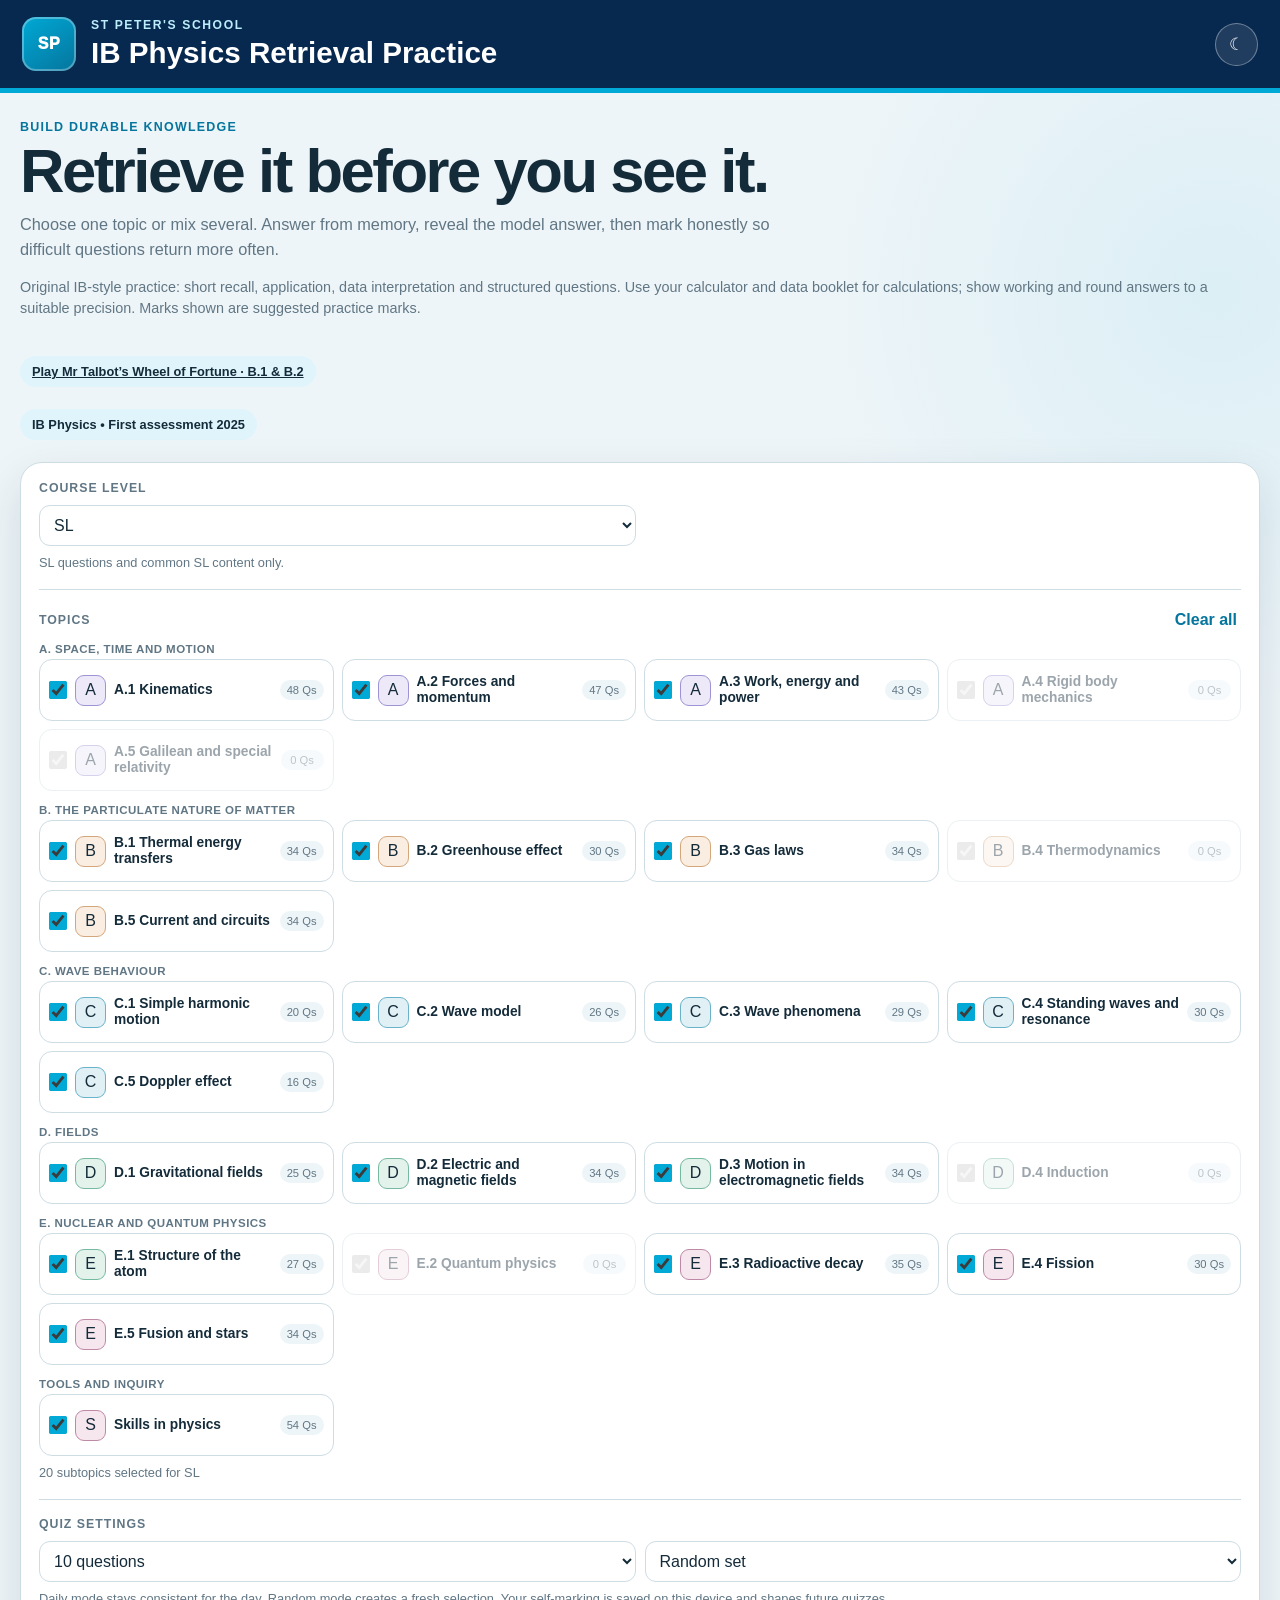
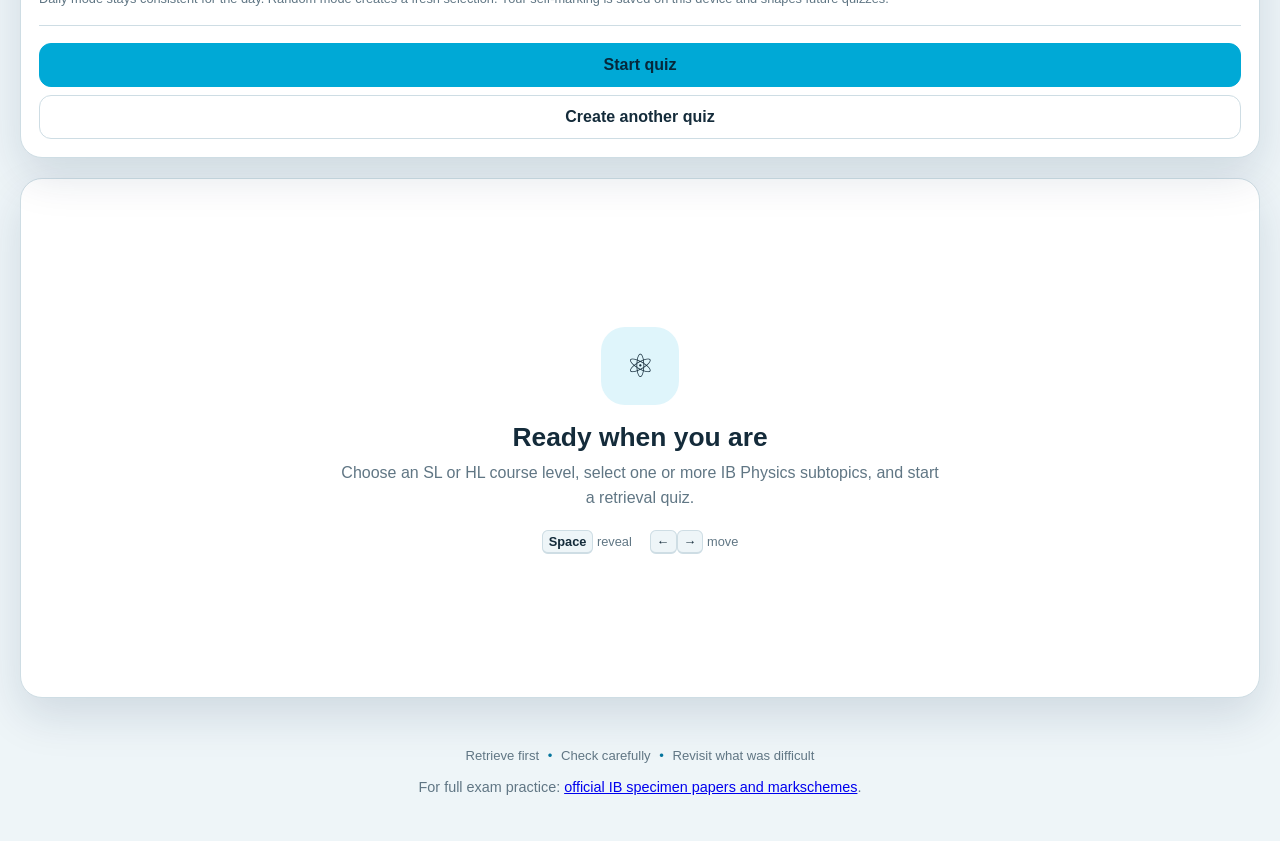
<file: index.html>
<!doctype html>
<html lang="en">
  <head>
    <meta charset="UTF-8" />
    <meta name="viewport" content="width=device-width, initial-scale=1.0" />
    <meta
      name="description"
      content="IB Physics retrieval practice aligned to the course for first assessment 2025."
    />
    <meta name="theme-color" content="#07284f" />
    <title>IB Physics Retrieval Practice</title>
    <link rel="stylesheet" href="./styles.css?v=20261103-ib-review" />
    <script src="./questions.js?v=20261103-ib-review" defer></script>
    <script src="./app.js?v=20261103-ib-review" defer></script>
  </head>
  <body>
    <header class="site-header">
      <div class="header-inner">
        <div class="school-badge" aria-hidden="true">SP</div>
        <div class="brand">
          <p class="school-name">St Peter's School</p>
          <h1>IB Physics Retrieval Practice</h1>
        </div>
        <button class="theme-toggle" id="theme-toggle" type="button" aria-label="Use dark theme">
          <span aria-hidden="true">☾</span>
        </button>
      </div>
    </header>

    <main>
      <section class="hero" aria-labelledby="hero-heading">
        <div>
          <p class="eyebrow">Build durable knowledge</p>
          <h2 id="hero-heading">Retrieve it before you see it.</h2>
          <p class="hero-copy">
            Choose one topic or mix several. Answer from memory, reveal the model answer,
            then mark honestly so difficult questions return more often.
          </p>
          <p class="practice-note">Original IB-style practice: short recall, application, data interpretation and structured questions. Use your calculator and data booklet for calculations; show working and round answers to a suitable precision. Marks shown are suggested practice marks.</p>
        </div>
        <a class="course-pill" href="./wheel-of-fortune/">Play Mr Talbot’s Wheel of Fortune · B.1 &amp; B.2</a>
        <span class="course-pill">IB Physics • First assessment 2025</span>
      </section>

      <div class="app-layout">
        <aside class="control-panel" aria-label="Quiz controls">
          <section class="control-block">
            <h3>Course level</h3>
            <div class="select-grid level-grid">
              <label><span class="sr-only">Course level</span><select id="course-level"><option value="SL">SL</option><option value="HL">HL</option></select></label>
            </div>
            <p class="settings-note" id="level-note">SL questions and common SL content only.</p>
          </section>
          <section class="control-block">
            <div class="label-row">
              <h3>Topics</h3>
              <button class="text-button" id="select-toggle" type="button">Clear all</button>
            </div>
            <div class="topic-list" id="topic-list"></div>
            <p class="selection-note" id="selection-note"></p>
          </section>

          <section class="control-block">
            <h3>Quiz settings</h3>
            <div class="select-grid">
              <label>
                <span class="sr-only">Number of questions</span>
                <select id="question-count">
                  <option value="5">5 questions</option>
                  <option value="10" selected>10 questions</option>
                  <option value="15">15 questions</option>
                  <option value="20">20 questions</option>
                  <option value="30">30 questions</option>
                  <option value="50">50 questions</option>
                </select>
              </label>
              <label>
                <span class="sr-only">Quiz selection mode</span>
                <select id="selection-mode">
                  <option value="random">Random set</option>
                  <option value="daily">Daily set</option>
                </select>
              </label>
            </div>
            <p class="settings-note">
              Daily mode stays consistent for the day. Random mode creates a fresh selection.
              Your self-marking is saved on this device and shapes future quizzes.
            </p>
          </section>

          <section class="control-block action-block">
            <button class="primary-button" id="start-button" type="button">Start quiz</button>
            <button class="secondary-button" id="another-button" type="button">Create another quiz</button>
          </section>
        </aside>

        <section class="quiz-card" id="quiz-card" aria-live="polite"></section>
      </div>
    </main>

    <footer>
      Retrieve first <span>•</span> Check carefully <span>•</span> Revisit what was difficult
      <p class="practice-note">For full exam practice: <a href="https://www.ibo.org/globalassets/new-structure/programmes/dp/pdfs/physics-hl-sl-specimen-papers-1a-2b-2-en.pdf" target="_blank" rel="noopener">official IB specimen papers and markschemes</a>.</p>
    </footer>
  </body>
</html>
</file>
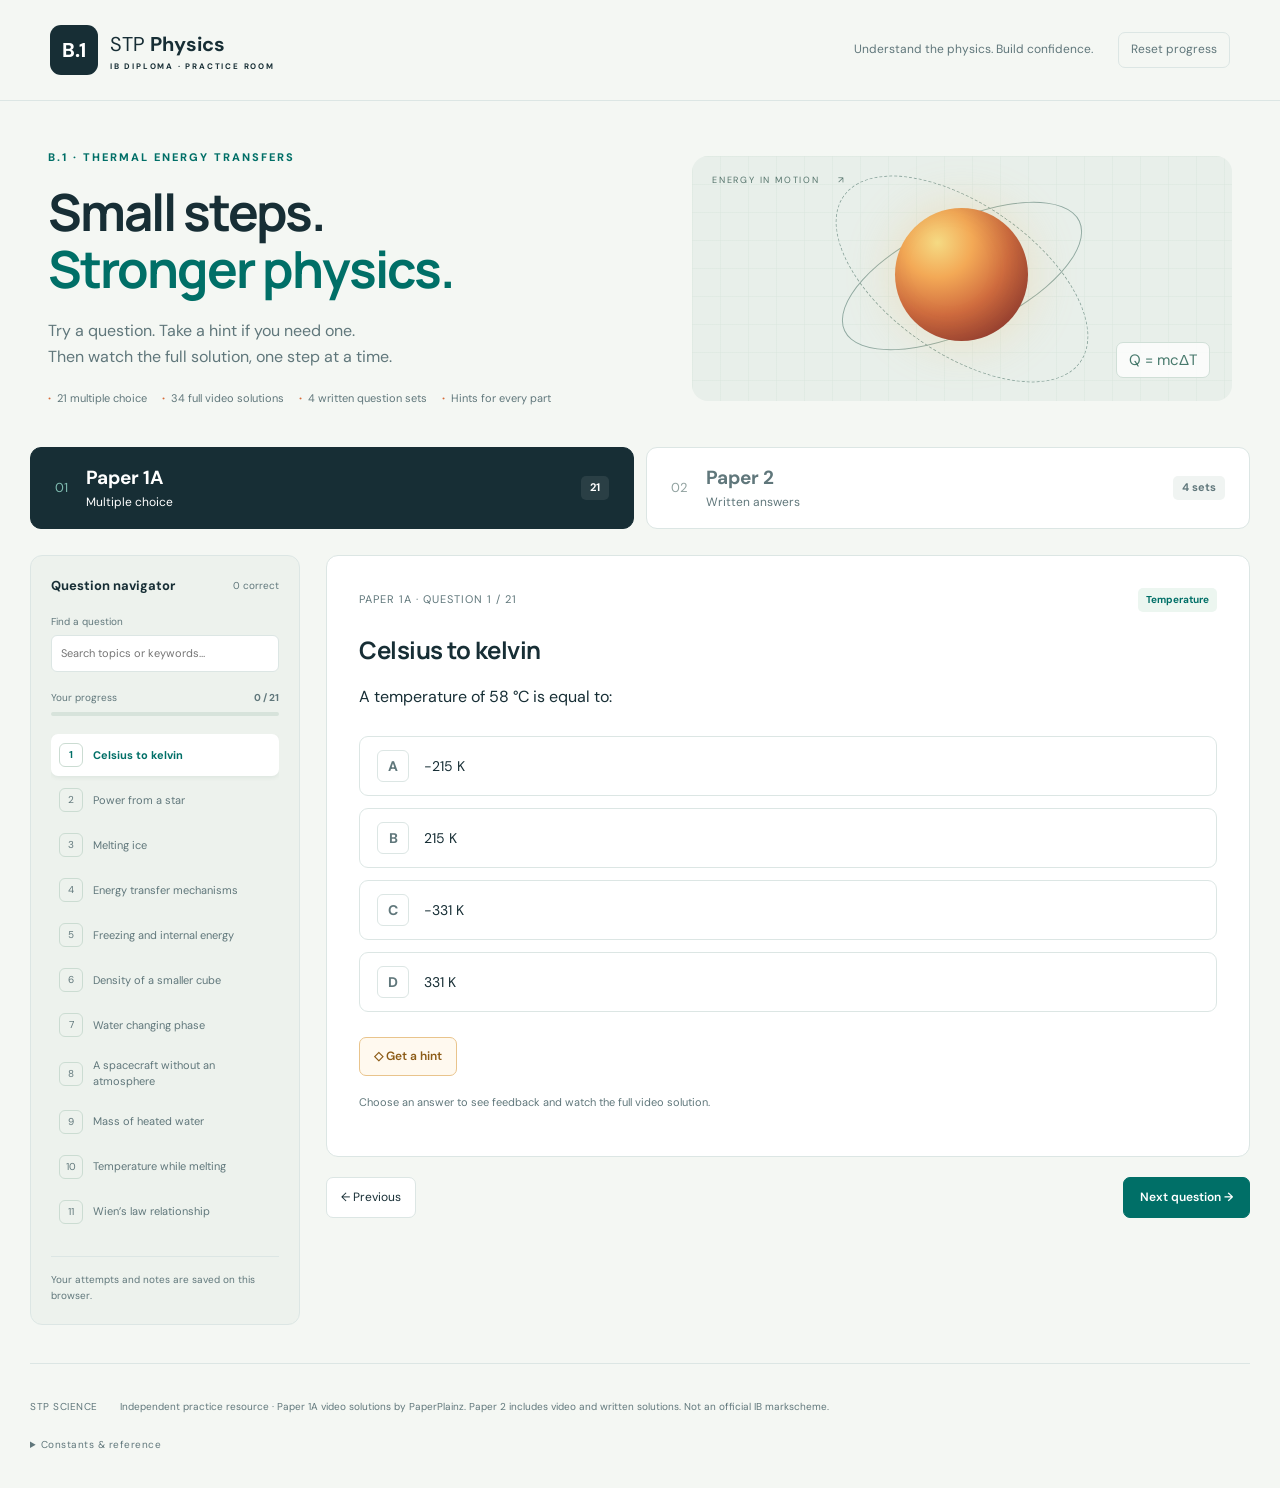
<file: b1-past-questions/index.html>
<!doctype html><html lang="en"><head><meta charset="UTF-8"><meta name="viewport" content="width=device-width, initial-scale=1"><title>IB Physics B.1 | Thermal Practice</title><meta name="description" content="Practise IB Physics B.1 with Paper 1A multiple choice, Paper 2 written answers, hints and simple worked solutions."><link rel="stylesheet" href="style.css?v=full-video-solutions-4"></head><body>
<header><a class="brand" href="#" aria-label="Thermal practice home"><span class="brand-icon">B.1</span><span>STP <b>Physics</b><small>IB DIPLOMA · PRACTICE ROOM</small></span></a><span class="header-note">Understand the physics. Build confidence.</span><button class="quiet" id="reset">Reset progress</button></header>
<main><section class="intro"><div><div class="eyebrow">B.1 · THERMAL ENERGY TRANSFERS</div><h1>Small steps.<br><span>Stronger physics.</span></h1><p>Try a question. Take a hint if you need one.<br>Then watch the full solution, one step at a time.</p><div class="intro-tags"><span>21 multiple choice</span><span>34 full video solutions</span><span>4 written question sets</span><span>Hints for every part</span></div></div><div class="thermal-art" aria-hidden="true"><div class="orbit one"></div><div class="orbit two"></div><div class="sphere"></div><div class="art-label">ENERGY IN MOTION <span>↗</span></div><div class="equation">Q = mcΔT</div></div></section>
<nav class="paper-tabs" aria-label="Exam paper"><button id="tab-mc" role="tab" aria-selected="true" class="active"><span>01</span><div>Paper 1A<small>Multiple choice</small></div><b>21</b></button><button id="tab-written" role="tab" aria-selected="false"><span>02</span><div>Paper 2<small>Written answers</small></div><b>4 sets</b></button></nav>
<div class="workspace"><aside><div class="sidebar-head"><h2 id="list-title">Question navigator</h2><span id="counter"></span></div><label class="search-label" for="search">Find a question</label><input id="search" type="search" placeholder="Search topics or keywords…"><div class="progress-label"><span>Your progress</span><b id="progress-text"></b></div><div class="progress-track"><div id="progress-fill"></div></div><div id="question-list"></div><p class="local-note">Your attempts and notes are saved on this browser.</p></aside><section class="question-area" aria-label="Question"><div id="question"></div></section></div>
<footer>STP SCIENCE <span>Independent practice resource · Paper 1A video solutions by PaperPlainz. Paper 2 includes video and written solutions. Not an official IB markscheme.</span><details><summary>Constants & reference</summary><p>Use σ = 5.67 × 10⁻⁸ W m⁻² K⁻⁴ and Wien’s constant = 2.90 × 10⁻³ m K. <a href="https://physics.nist.gov/cuu/Constants/" target="_blank" rel="noopener">NIST reference values ↗</a></p></details></footer></main>
<dialog id="image-dialog"><button id="close-image" class="quiet">Close ✕</button><img id="large-image" alt="Enlarged supplied question"></dialog><script src="data.js?v=full-video-solutions-4"></script><script src="app.js?v=answer-controls-20261123"></script></body></html>
</file>
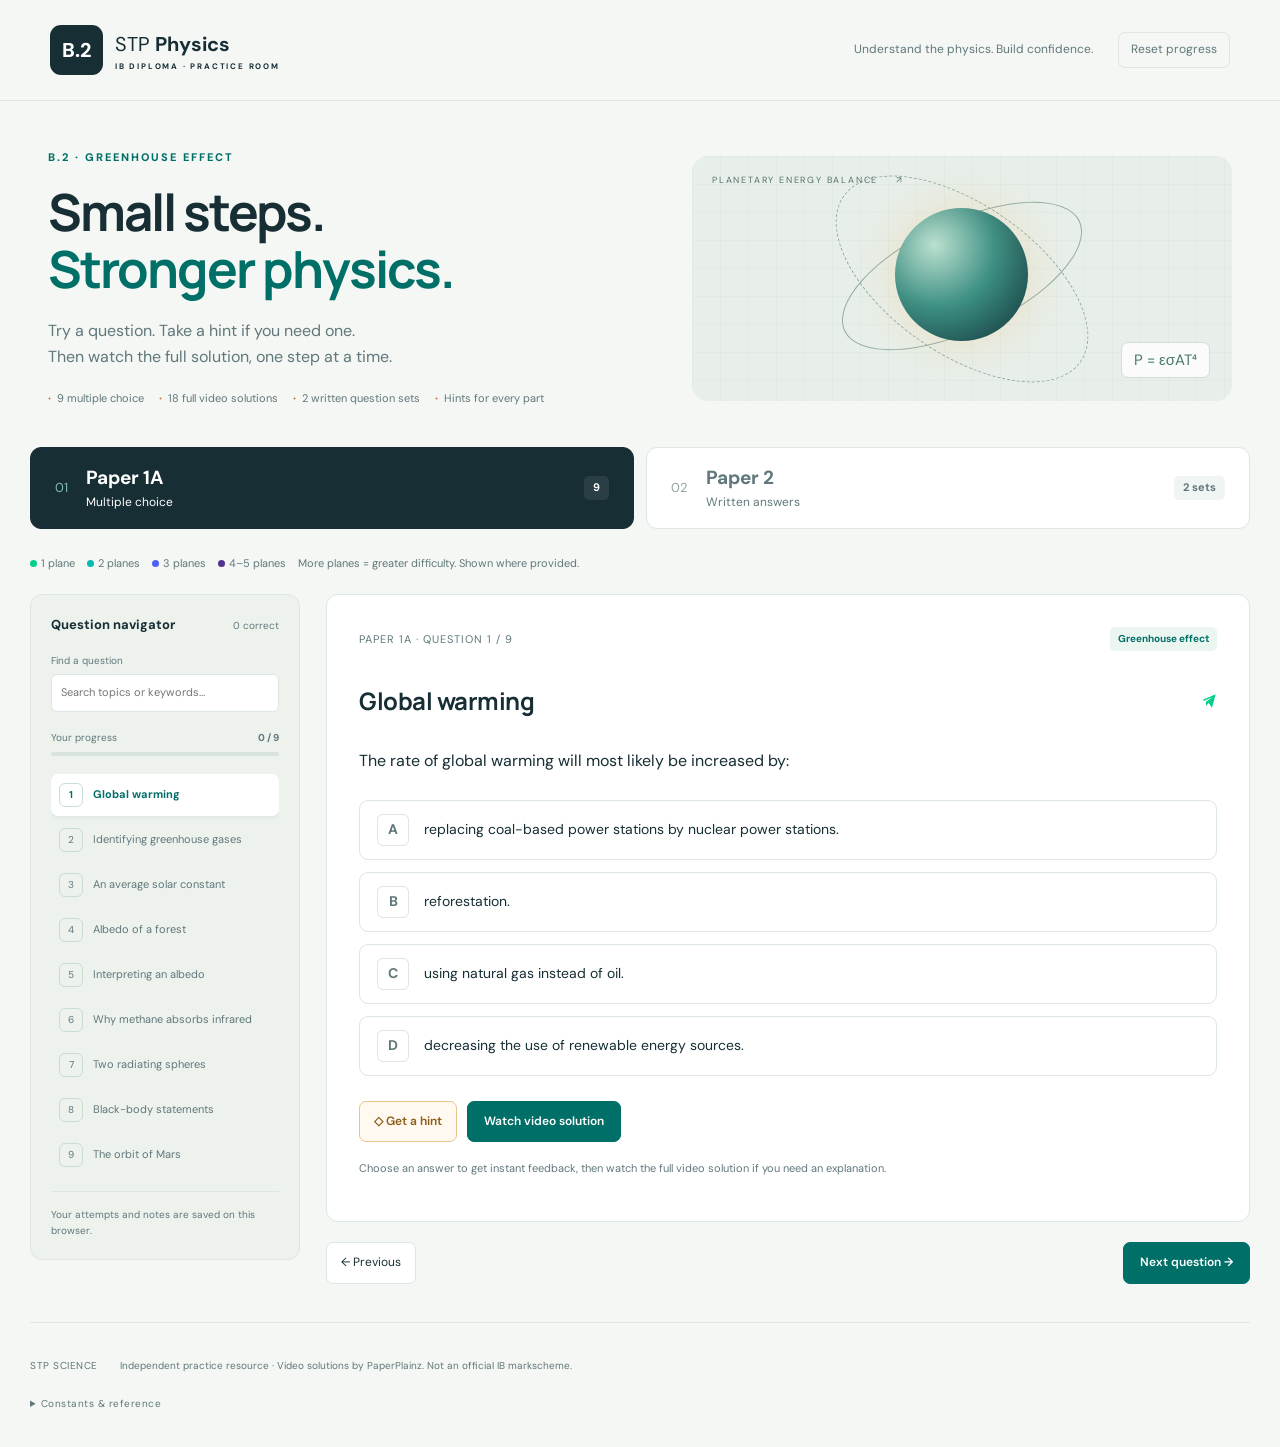
<file: b2-past-questions/index.html>
<!doctype html><html lang="en"><head><meta charset="UTF-8"><meta name="viewport" content="width=device-width, initial-scale=1"><title>IB Physics B.2 | Greenhouse Effect Practice</title><meta name="description" content="Practise IB Physics B.2 on the greenhouse effect with Paper 1A multiple choice, Paper 2 written answers, hints and full video solutions."><link rel="stylesheet" href="style.css?v=b2-full-video-solutions-3"></head><body>
<header><a class="brand" href="#" aria-label="Thermal practice home"><span class="brand-icon">B.2</span><span>STP <b>Physics</b><small>IB DIPLOMA · PRACTICE ROOM</small></span></a><span class="header-note">Understand the physics. Build confidence.</span><button class="quiet" id="reset">Reset progress</button></header>
<main><section class="intro"><div><div class="eyebrow">B.2 · GREENHOUSE EFFECT</div><h1>Small steps.<br><span>Stronger physics.</span></h1><p>Try a question. Take a hint if you need one.<br>Then watch the full solution, one step at a time.</p><div class="intro-tags"><span>9 multiple choice</span><span>18 full video solutions</span><span>2 written question sets</span><span>Hints for every part</span></div></div><div class="thermal-art" aria-hidden="true"><div class="orbit one"></div><div class="orbit two"></div><div class="sphere"></div><div class="art-label">PLANETARY ENERGY BALANCE <span>↗</span></div><div class="equation">P = εσAT⁴</div></div></section>
<nav class="paper-tabs" aria-label="Exam paper"><button id="tab-mc" role="tab" aria-selected="true" class="active"><span>01</span><div>Paper 1A<small>Multiple choice</small></div><b>9</b></button><button id="tab-written" role="tab" aria-selected="false"><span>02</span><div>Paper 2<small>Written answers</small></div><b>2 sets</b></button></nav>
<div class="difficulty-key" aria-label="Source difficulty colours"><span><i class="difficulty-dot" style="background:#03cf8b"></i>1 plane</span><span><i class="difficulty-dot" style="background:#06b9b5"></i>2 planes</span><span><i class="difficulty-dot" style="background:#4e61f7"></i>3 planes</span><span><i class="difficulty-dot" style="background:#50328f"></i>4–5 planes</span><span>More planes = greater difficulty. Shown where provided.</span></div><div class="workspace"><aside><div class="sidebar-head"><h2 id="list-title">Question navigator</h2><span id="counter"></span></div><label class="search-label" for="search">Find a question</label><input id="search" type="search" placeholder="Search topics or keywords…"><div class="progress-label"><span>Your progress</span><b id="progress-text"></b></div><div class="progress-track"><div id="progress-fill"></div></div><div id="question-list"></div><p class="local-note">Your attempts and notes are saved on this browser.</p></aside><section class="question-area" aria-label="Question"><div id="question"></div></section></div>
<footer>STP SCIENCE <span>Independent practice resource · Video solutions by PaperPlainz. Not an official IB markscheme.</span><details><summary>Constants & reference</summary><p>Use the solar constant at Earth = 1.36 × 10³ W m⁻², σ = 5.67 × 10⁻⁸ W m⁻² K⁻⁴ and Wien’s constant = 2.90 × 10⁻³ m K. Use kelvin in radiation equations. <a href="https://physics.nist.gov/cuu/Constants/" target="_blank" rel="noopener">NIST reference values ↗</a></p></details></footer></main>
<script src="data.js?v=b2-full-video-solutions-3"></script><script src="app.js?v=instant-feedback-20261123"></script></body></html>
</file>
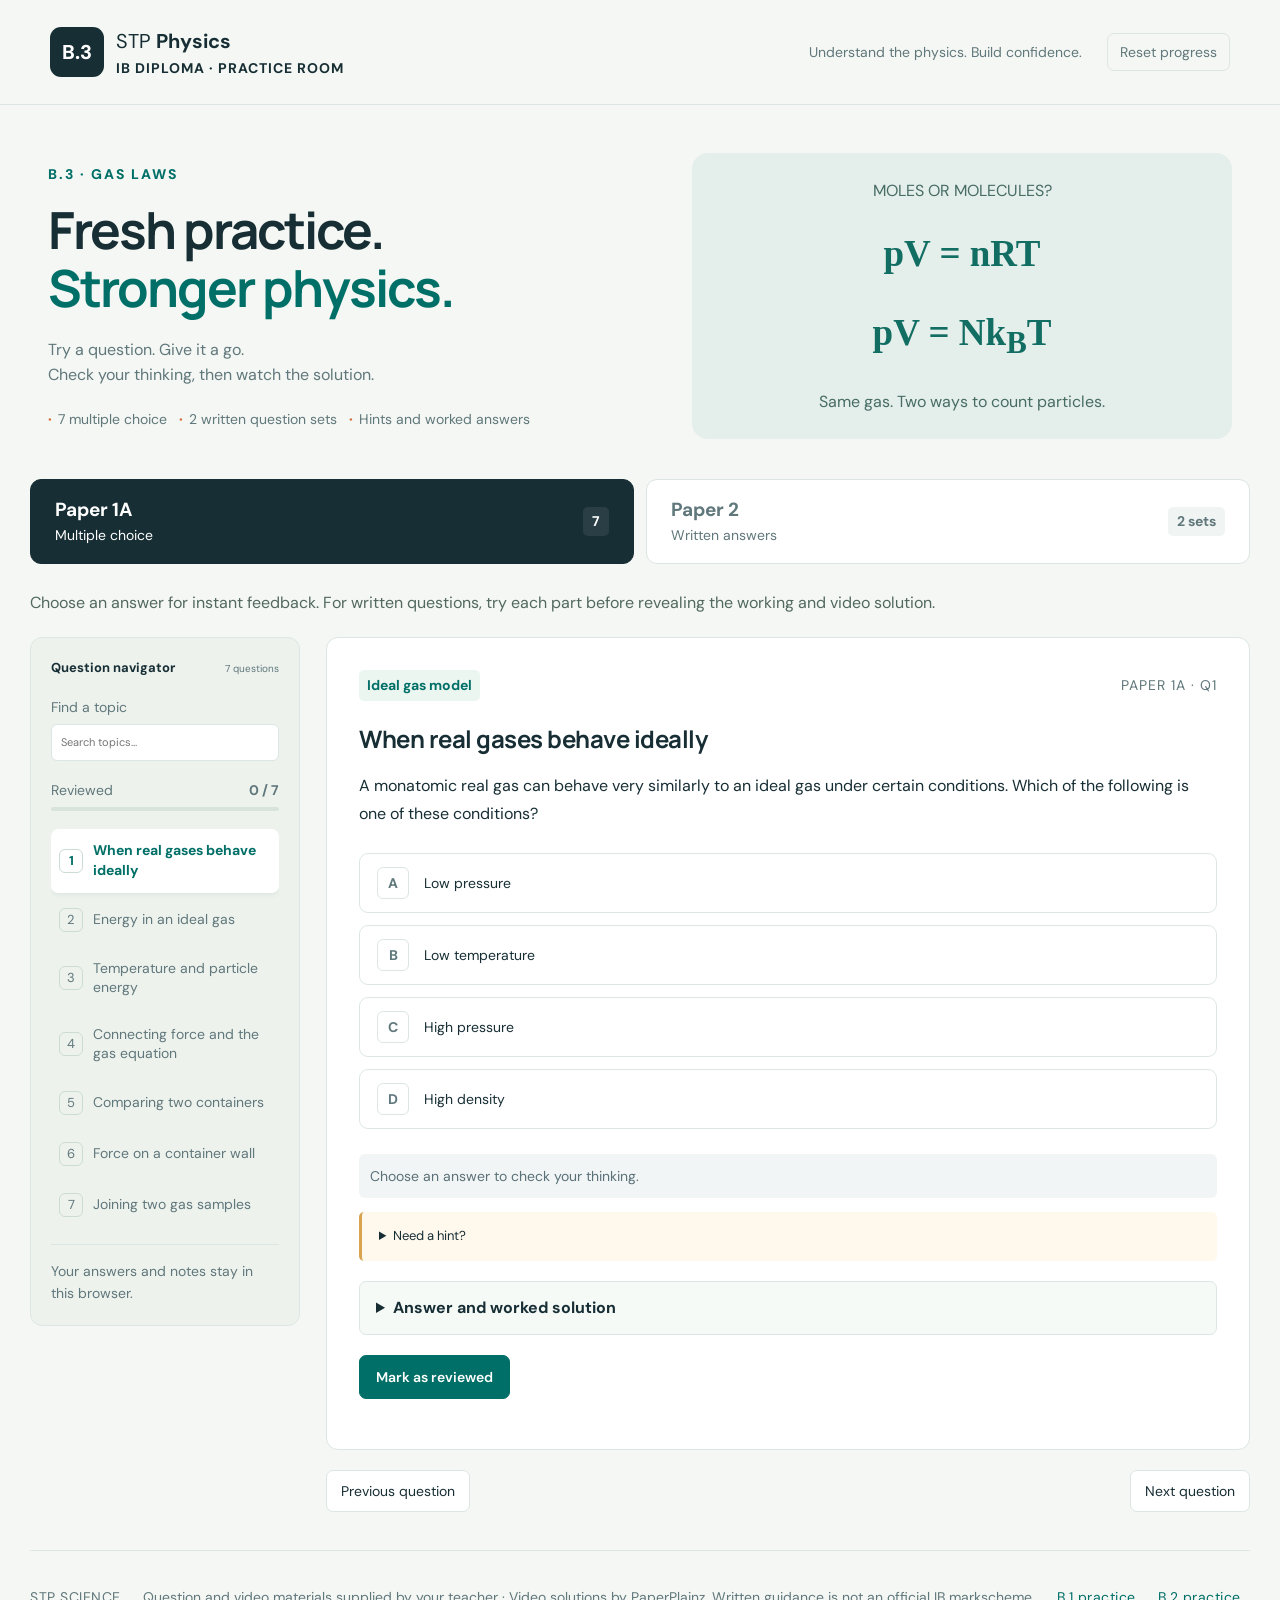
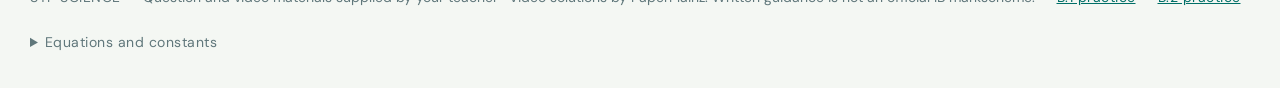
<file: b3-past-questions/index.html>
<!doctype html>
<html lang="en"><head><meta charset="utf-8"><meta name="viewport" content="width=device-width,initial-scale=1">
<title>IB Physics B.3 | Gas Laws Revision</title><meta name="description" content="IB Physics B.3 Gas Laws practice: seven multiple-choice questions, two written question sets, hints, worked answers and video solutions.">
<link rel="stylesheet" href="../b2-past-questions/style.css">
<style>
body{font-size:16px}.brand small,.eyebrow,.qnumber,.badge,.nav-item,.search-label,.progress-label,.local-note,.header-note,.quiet,.paper-tabs small,.paper-tabs b,.intro-tags,footer,.response-label,.marks,.written-explainer{font-size:14px}.brand small{letter-spacing:1px}.intro-tags{gap:12px}.nav-item{padding:12px 8px}.num{font-size:13px}.source-box{padding:18px;background:#edf5f2;border:1px solid #c9dfd7;border-radius:9px;margin:20px 0}.source-box p{margin:0 0 12px}.source-box a,.video-link{display:inline-block;padding:11px 16px;border-radius:7px;background:var(--teal);color:white;text-decoration:none;font-weight:700}.source-box small,.video-content p{display:block;font-size:14px;margin-top:10px}.source-box b{font-size:16px}.answer-line{font-size:17px}.check-answer{margin:20px 0}.check-answer>summary{cursor:pointer;padding:13px 16px;border:1px solid var(--line);border-radius:7px;font-weight:700;background:#f6faf7}.check-answer[open]>summary{border-bottom-left-radius:0;border-bottom-right-radius:0}.feedback{margin:0;border-top:0;border-radius:0 0 7px 7px}.options{grid-template-columns:repeat(4,1fr)}.question-card .note{font-size:14px}.question-bottom button,.actions button,.primary,.secondary{font-size:14px}.video-content{padding:0 16px 17px}.intro-art{padding:25px;display:grid;place-content:center;gap:20px;text-align:center;background:#e4eeea;border-radius:16px;min-height:230px}.intro-art strong{font-family:Georgia,serif;font-size:37px;color:#126d62}.intro-art span{font-size:16px;color:#476c64}.part-heading h4{font-size:17px}.formula-panel{font-size:16px}textarea{font-size:16px}.answer-work{line-height:1.8}.answer-work p{margin:10px 0}.mode-note{color:#526860;margin:0 0 22px}.part-meta{min-width:70px}a:focus-visible,summary:focus-visible{outline:3px solid #c17d25;outline-offset:4px}.question-card{min-height:400px}@media(max-width:600px){.intro-art{display:none}.nav-item{flex-basis:47px}.paper-tabs button b{font-size:12px}.question-card{padding:21px 17px}.paper-tabs button div{font-size:17px}.intro-tags{font-size:14px}.part-heading h4{font-size:16px}.source-box{padding:14px}.options{gap:8px}}
.question-diagram{display:block;max-width:100%;height:auto;margin:20px auto}.video-solution h5{font-size:17px;margin:0;padding:14px 16px;color:#174c40}.video-content video{aspect-ratio:1600/714}.video-pending{font-size:14px;background:#f1f4f2;border-radius:7px;padding:14px}.part-context{font-size:16px;background:#f2f7f4;border-left:3px solid #8aafa1;padding:16px;margin:0 0 24px}.correct-status{color:#126448;background:#edf8f1}.incorrect-status{color:#8f3c26;background:#fff2eb}.options.text-options{grid-template-columns:1fr}.text-options .option .flag{position:static}.option.chosen.wrong{box-shadow:0 0 0 1px #dc9b7c}.frac{display:inline-flex;flex-direction:column;vertical-align:middle;text-align:center;line-height:1.3;margin:0 .3em;font-family:Cambria,Georgia,serif;font-size:20px}.frac>span{padding:.08em .3em}.frac>span:first-child{border-bottom:1px solid currentColor}.option-text sub{font-size:75%}.text-options .option{min-height:58px}</style></head><body>
<header><a class="brand" href="./"><span class="brand-icon">B.3</span><span>STP <b>Physics</b><small>IB DIPLOMA · PRACTICE ROOM</small></span></a><span class="header-note">Understand the physics. Build confidence.</span><button class="quiet" id="reset">Reset progress</button></header>
<main><section class="intro"><div><div class="eyebrow">B.3 · GAS LAWS</div><h1>Fresh practice.<br><span>Stronger physics.</span></h1><p>Try a question. Give it a go.<br>Check your thinking, then watch the solution.</p><div class="intro-tags"><span>7 multiple choice</span><span>2 written question sets</span><span>Hints and worked answers</span></div></div><div class="intro-art" aria-label="Gas equations"><span>MOLES OR MOLECULES?</span><strong>pV = nRT</strong><strong>pV = Nk<sub>B</sub>T</strong><span>Same gas. Two ways to count particles.</span></div></section>
<nav class="paper-tabs" aria-label="Exam paper"><button id="tab-mc" aria-pressed="true" class="active"><div>Paper 1A<small>Multiple choice</small></div><b>7</b></button><button id="tab-written" aria-pressed="false"><div>Paper 2<small>Written answers</small></div><b>2 sets</b></button></nav>
<p class="mode-note">Choose an answer for instant feedback. For written questions, try each part before revealing the working and video solution.</p>
<div class="workspace"><aside><div class="sidebar-head"><h2>Question navigator</h2><span id="counter"></span></div><label class="search-label" for="search">Find a topic</label><input id="search" type="search" placeholder="Search topics…"><div class="progress-label"><span>Reviewed</span><b id="progress-text"></b></div><div class="progress-track"><div id="progress-fill"></div></div><div id="question-list"></div><p class="local-note">Your answers and notes stay in this browser.</p></aside><section class="question-area" aria-label="Question"><div id="question" aria-live="polite"></div></section></div>
<footer>STP SCIENCE <span>Question and video materials supplied by your teacher · Video solutions by PaperPlainz. Written guidance is not an official IB markscheme.</span><a href="../b1-past-questions/">B.1 practice</a><a href="../b2-past-questions/">B.2 practice</a><details><summary>Equations and constants</summary><div class="formula-panel">pV = nRT &nbsp; · &nbsp; pV = Nk<sub>B</sub>T &nbsp; · &nbsp; N = nN<sub>A</sub><br>p = F/A &nbsp; · &nbsp; p = ⅓ρv²<sub>rms</sub><br>R = 8.31 J mol⁻¹ K⁻¹; k<sub>B</sub> = 1.38 × 10⁻²³ J K⁻¹; N<sub>A</sub> = 6.02 × 10²³ mol⁻¹.<br>Use kelvin, pascals and cubic metres. Convert °C to K by adding 273.</div></details></footer>
</main><script src="data.js?v=uploaded-videos-4"></script><script src="app.js?v=uploaded-videos-4"></script></body></html>
</file>
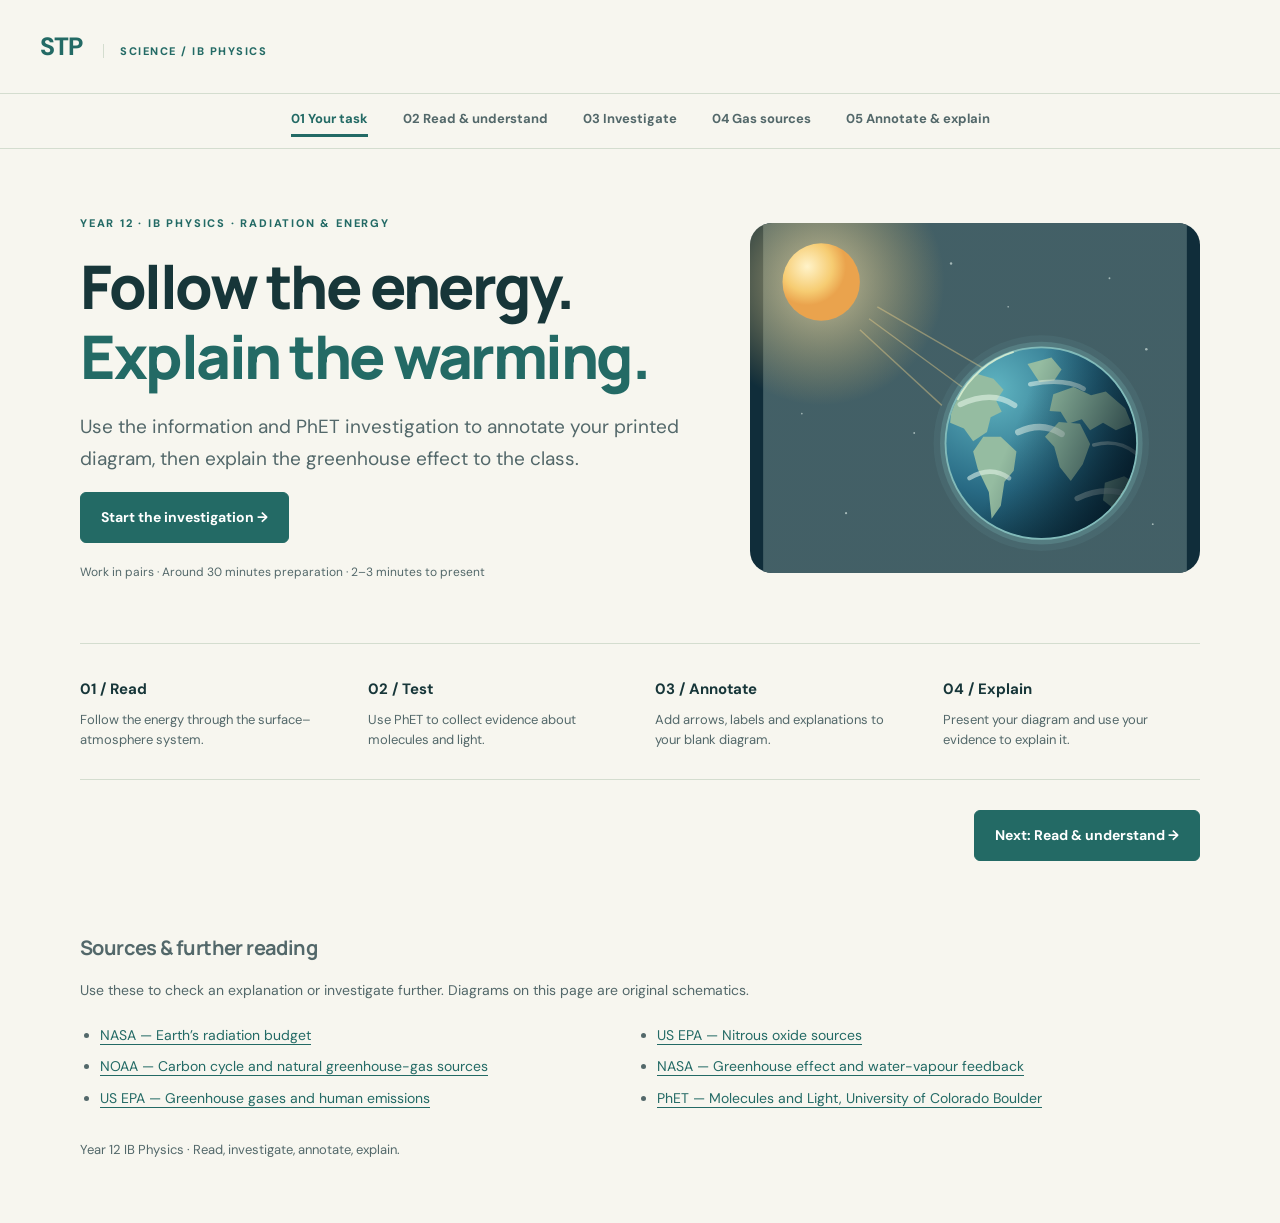
<file: greenhouse-effect/index.html>
<!doctype html>
<html lang="en-NZ">
<head><meta charset="utf-8"><meta name="viewport" content="width=device-width,initial-scale=1"><title>The greenhouse effect | Your task | Year 12 IB Physics</title><meta name="description" content="Read, investigate with PhET, annotate and explain the greenhouse effect. A Year 12 IB Physics activity."><link rel="stylesheet" href="styles.css"></head>
<body>
<a class="skip" href="#main">Skip to content</a>
<header><a class="brand" href="index.html">STP <span>SCIENCE / IB PHYSICS</span></a></header>
<nav aria-label="Activity sections"><a href="index.html" aria-current="page">01 Your task</a><a href="read.html">02 Read & understand</a><a href="molecules.html">03 Investigate</a><a href="gases.html">04 Gas sources</a><a href="present.html">05 Annotate & explain</a></nav>
<main id="main"><section class="hero" id="mission"><div><p class="eyebrow">YEAR 12 · IB PHYSICS · RADIATION & ENERGY</p><h1>Follow the energy.<br><em>Explain the warming.</em></h1><p class="intro">Use the information and PhET investigation to annotate your printed diagram, then explain the greenhouse effect to the class.</p><div class="actions"><a class="button" href="read.html">Start the investigation →</a></div><p class="meta">Work in pairs · Around 30 minutes preparation · 2–3 minutes to present</p></div><div class="hero-art" role="img" aria-label="Sunlight illuminating Earth and its thin atmosphere" style="height:350px;border-radius:22px;background:#102d3a">
<svg viewBox="0 0 460 380" width="100%" height="100%" xmlns="http://www.w3.org/2000/svg" aria-hidden="true">
<defs>
<radialGradient id="spaceGlow" cx="0" cy="0" r="1" gradientTransform="translate(30 30) scale(540)"><stop stop-color="#47646a"/><stop offset="1" stop-color="#102a38"/></radialGradient>
<radialGradient id="sunGlow"><stop offset=".25" stop-color="#ffe3a0" stop-opacity=".5"/><stop offset="1" stop-color="#f5c564" stop-opacity="0"/></radialGradient>
<radialGradient id="sunFace" cx=".32" cy=".3"><stop stop-color="#fff3c9"/><stop offset=".65" stop-color="#f6cc72"/><stop offset="1" stop-color="#eaa34d"/></radialGradient>
<radialGradient id="ocean" cx=".25" cy=".22" r=".9"><stop stop-color="#60b5c2"/><stop offset=".6" stop-color="#286a84"/><stop offset="1" stop-color="#103747"/></radialGradient>
<linearGradient id="night" x1="0" x2="1" y1=".3" y2=".7"><stop offset=".35" stop-color="#06212e" stop-opacity="0"/><stop offset="1" stop-color="#031522" stop-opacity=".85"/></linearGradient>
<clipPath id="globeClip"><circle cx="302" cy="239" r="103"/></clipPath>
</defs>
<rect width="460" height="380" fill="url(#spaceGlow)"/>
<g fill="#e5f3ed" opacity=".6"><circle cx="204" cy="44" r="1.3"/><circle cx="376" cy="60" r="1"/><circle cx="416" cy="137" r="1.4"/><circle cx="164" cy="228" r="1"/><circle cx="90" cy="315" r="1.2"/><circle cx="423" cy="327" r="1"/><circle cx="266" cy="91" r=".9"/><circle cx="42" cy="207" r=".9"/></g>
<circle cx="63" cy="64" r="134" fill="url(#sunGlow)"/>
<g stroke="#f7d68b" stroke-width="1.5" opacity=".4"><path d="M115 104L216 178"/><path d="M105 116L194 198"/><path d="M124 91L243 160"/></g>
<circle cx="63" cy="64" r="42" fill="url(#sunFace)"/>
<circle cx="302" cy="239" r="117" fill="#92d6d5" opacity=".07"/><circle cx="302" cy="239" r="110" fill="#94e0da" opacity=".17"/><circle cx="302" cy="239" r="105" fill="#a0e4df" opacity=".6"/>
<circle cx="302" cy="239" r="103" fill="url(#ocean)"/>
<g clip-path="url(#globeClip)">
<g fill="#95bca1"><path d="M207 175L230 163 250 169 261 181 253 193 259 205 247 211 243 227 228 237 218 223 203 217Z"/><path d="M239 232L258 232 275 248 272 269 262 281 258 307 248 321 245 292 233 267 228 248Z"/><path d="M287 153L313 146 324 159 316 171 300 173Z"/><path d="M315 186L337 178 356 187 372 183 393 201 400 218 383 225 369 217 355 225 346 213 331 218 323 205 311 204Z"/><path d="M321 216L344 218 355 240 347 262 334 280 322 265 316 243 306 232Z"/><path d="M371 282L392 275 411 287 406 305 383 312 369 301Z"/></g>
<g fill="none" stroke="#eaf7ed" stroke-linecap="round" opacity=".55"><path d="M214 197Q249 181 273 198" stroke-width="6"/><path d="M290 175Q328 168 348 180" stroke-width="5"/><path d="M277 227Q303 215 324 229" stroke-width="7"/><path d="M224 277Q247 263 267 277" stroke-width="5"/><path d="M341 299Q370 285 396 295" stroke-width="6"/><path d="M359 241Q385 234 405 250" stroke-width="4"/></g>
<circle cx="302" cy="239" r="103" fill="url(#night)"/>
</g>
<path d="M211 192A103 103 0 0 1 272 140" fill="none" stroke="#e4f6d6" stroke-width="2" opacity=".8"/>
</svg></div></section><section class="task-strip"><div><b>01 / Read</b><p>Follow the energy through the surface–atmosphere system.</p></div><div><b>02 / Test</b><p>Use PhET to collect evidence about molecules and light.</p></div><div><b>03 / Annotate</b><p>Add arrows, labels and explanations to your blank diagram.</p></div><div><b>04 / Explain</b><p>Present your diagram and use your evidence to explain it.</p></div></section><div class="page-pager"><a href="read.html" class="button">Next: Read & understand →</a></div><footer><h3>Sources & further reading</h3><p>Use these to check an explanation or investigate further. Diagrams on this page are original schematics.</p><ul><li><a href="https://science.nasa.gov/ems/13_radiationbudget/" target="_blank" rel="noopener">NASA — Earth’s radiation budget</a></li><li><a href="https://gml.noaa.gov/education/carbon_toolkit/basics.html" target="_blank" rel="noopener">NOAA — Carbon cycle and natural greenhouse-gas sources</a></li><li><a href="https://www.epa.gov/ghgemissions/overview-greenhouse-gases" target="_blank" rel="noopener">US EPA — Greenhouse gases and human emissions</a></li><li><a href="https://www.epa.gov/ghgemissions/nitrous-oxide-emissions" target="_blank" rel="noopener">US EPA — Nitrous oxide sources</a></li><li><a href="https://science.nasa.gov/climate-change/faq/what-is-the-greenhouse-effect/" target="_blank" rel="noopener">NASA — Greenhouse effect and water-vapour feedback</a></li><li><a href="https://phet.colorado.edu/en/simulations/molecules-and-light" target="_blank" rel="noopener">PhET — Molecules and Light, University of Colorado Boulder</a></li></ul><p class="small-note">Year 12 IB Physics · Read, investigate, annotate, explain.</p></footer>
</main><script src="app.js"></script></body></html>
</file>
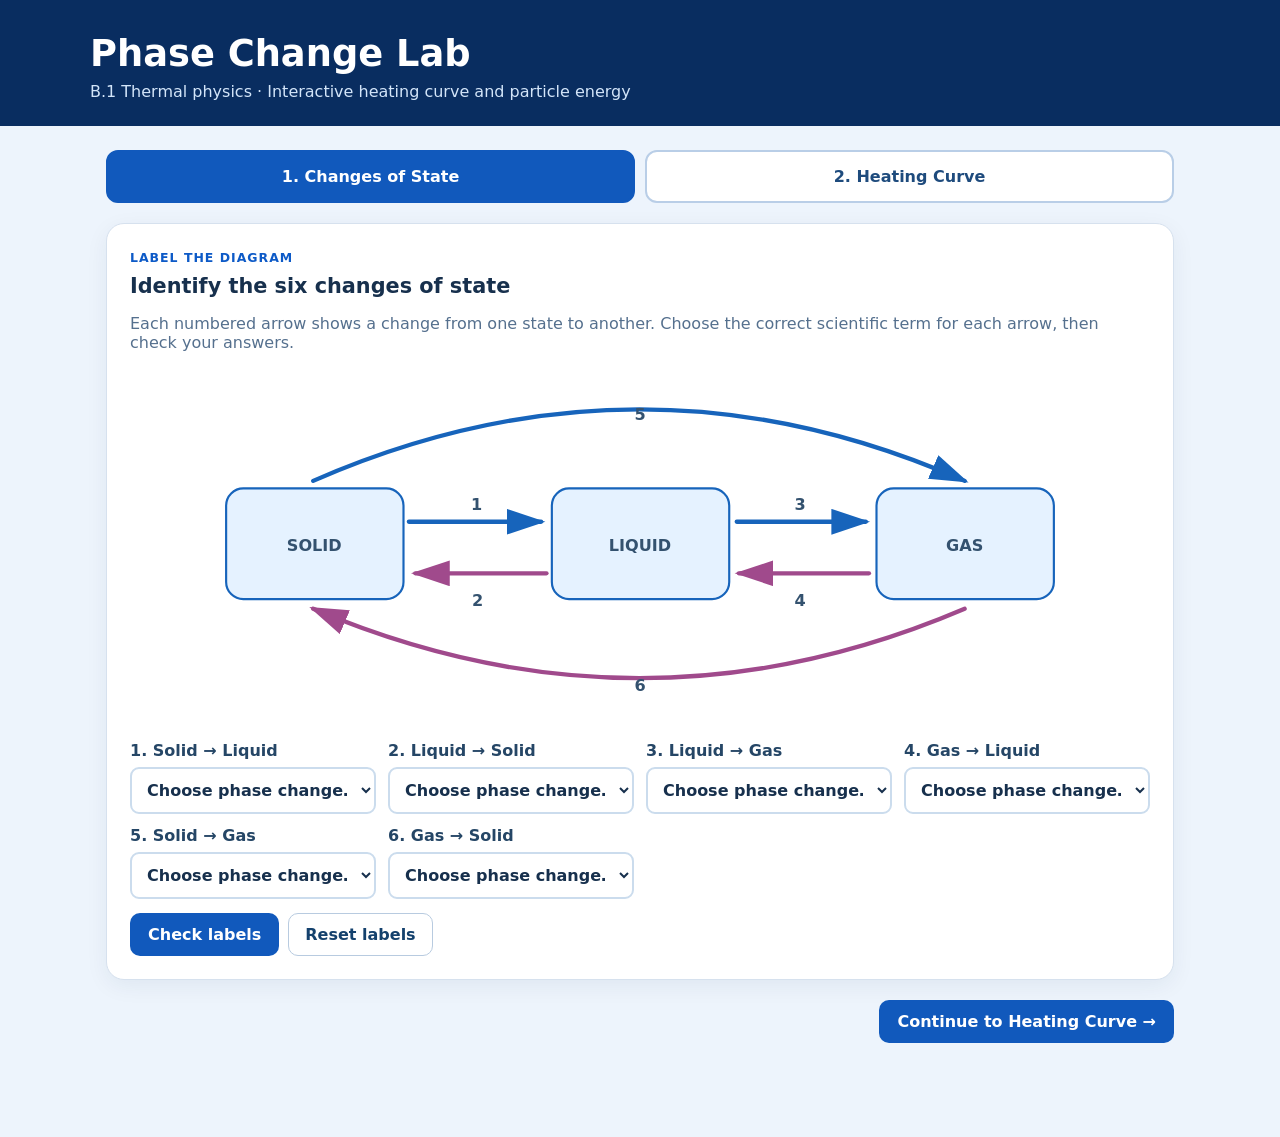
<file: phase-change/index.html>
<!doctype html>
<html lang="en"><head><meta charset="utf-8"><meta name="viewport" content="width=device-width,initial-scale=1">
<title>Phase Change Lab | IB Physics</title>
<style>
:root{font-family:Inter,system-ui,-apple-system,"Segoe UI",sans-serif;color:#17304d;background:#edf4fc}*{box-sizing:border-box}body{margin:0}header{background:#092d60;color:white;padding:25px max(20px,calc((100vw - 1100px)/2))}header a{color:#c7e4ff}h1{margin:7px 0;font-size:clamp(1.6rem,3vw,2.3rem)}header p{margin:0;color:#d3e5f9}main{max-width:1100px;margin:24px auto;padding:0 16px 50px}.card{background:white;border:1px solid #d6e1ee;border-radius:18px;padding:23px;box-shadow:0 6px 22px #112b4910;margin-bottom:20px}.small{font-size:.9rem;color:#55708e}.tag{color:#0d5ac7;font-weight:800;letter-spacing:.08em;text-transform:uppercase;font-size:.78rem}.layout{display:grid;grid-template-columns:1.2fr 1fr;gap:18px}h2{font-size:1.3rem;margin:8px 0 15px}.segments{display:grid;grid-template-columns:repeat(5,1fr);gap:7px}.seg{padding:12px 4px;border:2px solid #dce6f2;background:#f5f8fc;border-radius:11px;color:#284e78;cursor:pointer;font-weight:750}.seg[aria-pressed=true]{background:#1159bc;color:#fff;border-color:#1159bc}.graph{width:100%;height:auto;display:block}svg .axis{stroke:#1d4169;stroke-width:2.5}svg .guide{stroke:#dfe9f5;stroke-dasharray:4 5}svg .curve{fill:none;stroke:#1680d7;stroke-width:6;stroke-linecap:round;stroke-linejoin:round}svg .active{fill:#ffad30;stroke:white;stroke-width:3}svg .point{fill:#1680d7;stroke:white;stroke-width:2}svg text{font-size:15px;fill:#34526f}svg .num{font-size:18px;font-weight:900;fill:#fff}.fact{background:#eef6ff;border-radius:12px;padding:15px;min-height:105px}.fact h3{margin:0 0 8px}.fact p{margin:0;line-height:1.55}button{font:inherit}.primary{background:#1159bc;color:white;border:0;border-radius:10px;padding:12px 18px;cursor:pointer;font-weight:750}.primary:disabled{background:#a3b5c9;cursor:not-allowed}.outline{border:1px solid #b8cbe0;background:white;color:#14416d;border-radius:10px;padding:11px 16px;cursor:pointer;font-weight:700}.question{font-size:1.13rem;font-weight:750;line-height:1.5;margin:14px 0}.answers{display:grid;gap:9px}.choice{display:flex;text-align:left;gap:12px;align-items:center;padding:13px;border:2px solid #d9e4ef;background:#f9fbfe;border-radius:12px;cursor:pointer;color:#233f5d}.choice span{font-weight:800;background:#e5eef8;border-radius:7px;padding:5px 9px}.choice:hover:not(:disabled){border-color:#1674d1}.choice.selected{border-color:#145fbe;background:#e8f3ff}.choice.correct{border-color:#1b8a68;background:#e6f8f0}.choice.incorrect{border-color:#d35454;background:#fff0ee}.choice:disabled{cursor:default}.feedback{margin-top:13px;border-radius:11px;padding:13px;background:#e8f3ff;line-height:1.55}.feedback.good{background:#e3f7ee}.feedback.bad{background:#fff1e6}.bar{height:10px;background:#e0e9f3;border-radius:100px;overflow:hidden}.bar>div{height:100%;background:#1382d2;width:0;transition:width .2s}.qtop{display:flex;justify-content:space-between;gap:10px}.actions{display:flex;gap:9px;flex-wrap:wrap;margin-top:14px}.pill{background:#eaf3ff;border-radius:8px;padding:7px 11px;font-size:.9rem;font-weight:750}.result{text-align:center;padding:20px}.result strong{display:block;font-size:3rem;color:#1159bc}.hidden{display:none}.muted{color:#55708e}.notice{background:#fff8e8;padding:13px;border-radius:10px;font-size:.9rem;line-height:1.5}@media(max-width:780px){.layout{grid-template-columns:1fr}.card{padding:16px}.seg{font-size:.8rem;padding:11px 2px}}
.tabbar{display:flex;gap:10px;margin-bottom:20px}.tab{flex:1;border:2px solid #b9cee7;background:#fff;color:#1e4b7d;font-weight:800;border-radius:12px;padding:15px 10px;cursor:pointer}.tab.active{background:#1159bc;border-color:#1159bc;color:#fff}.tab:focus-visible{outline:3px solid #ffb02e;outline-offset:3px}[hidden]{display:none!important}@media(max-width:500px){.tab{font-size:.88rem;padding:12px 6px}}</style></head>
<body><header><h1>Phase Change Lab</h1><p>B.1 Thermal physics · Interactive heating curve and particle energy</p></header>
<main><nav class="tabbar" role="tablist" aria-label="Phase change activities"><button type="button" class="tab active" id="tab-states" role="tab" aria-controls="panel-states" aria-selected="true">1. Changes of State</button><button type="button" class="tab" id="tab-curve" role="tab" aria-controls="panel-curve" aria-selected="false">2. Heating Curve</button></nav><div id="panel-states" role="tabpanel" aria-labelledby="tab-states"><section class="card" id="phase-labels">
<span class="tag">Label the diagram</span><h2>Identify the six changes of state</h2>
<p class="muted">Each numbered arrow shows a change from one state to another. Choose the correct scientific term for each arrow, then check your answers.</p>
<div style="overflow-x:auto">
<svg viewBox="0 0 800 330" style="width:100%;min-width:520px;max-width:860px;display:block;margin:auto" role="img" aria-label="Solid, liquid, gas phase change diagram with six numbered arrows. Arrows 1 solid to liquid, 2 liquid to solid, 3 liquid to gas, 4 gas to liquid, 5 solid directly to gas, 6 gas directly to solid.">
<defs><marker id="phArrow" markerWidth="10" markerHeight="10" refX="8" refY="3" orient="auto"><path d="M0,0 L9,3 L0,6 Z" fill="#1764bb"/></marker><marker id="phReverse" markerWidth="10" markerHeight="10" refX="8" refY="3" orient="auto"><path d="M0,0 L9,3 L0,6 Z" fill="#a04a8c"/></marker></defs>
<rect x="15" y="112" width="165" height="103" rx="16" fill="#e5f2ff" stroke="#1764bb" stroke-width="2"/><rect x="318" y="112" width="165" height="103" rx="16" fill="#e5f2ff" stroke="#1764bb" stroke-width="2"/><rect x="620" y="112" width="165" height="103" rx="16" fill="#e5f2ff" stroke="#1764bb" stroke-width="2"/>
<g font-family="system-ui" font-size="24" font-weight="800" fill="#123c73" text-anchor="middle"><text x="97" y="170">SOLID</text><text x="400" y="170">LIQUID</text><text x="702" y="170">GAS</text></g>
<g fill="none" stroke-width="4" stroke-linecap="round"><path d="M185 143 H308" stroke="#1764bb" marker-end="url(#phArrow)"/><path d="M313 191 H191" stroke="#a04a8c" marker-end="url(#phReverse)"/><path d="M490 143 H610" stroke="#1764bb" marker-end="url(#phArrow)"/><path d="M613 191 H492" stroke="#a04a8c" marker-end="url(#phReverse)"/><path d="M96 105 Q400 -28 702 105" stroke="#1764bb" marker-end="url(#phArrow)"/><path d="M702 224 Q400 353 96 224" stroke="#a04a8c" marker-end="url(#phReverse)"/></g>
<g font-family="system-ui" font-size="20" font-weight="900" text-anchor="middle" fill="#17304d"><text x="248" y="132">1</text><text x="249" y="221">2</text><text x="549" y="132">3</text><text x="549" y="221">4</text><text x="400" y="48">5</text><text x="400" y="300">6</text></g>
</svg></div>
<div id="phaseOptions" style="display:grid;grid-template-columns:repeat(auto-fit,minmax(210px,1fr));gap:12px;margin-top:18px"></div>
<div id="phaseFeedback" class="feedback hidden" role="status" aria-live="polite"></div>
<div class="actions"><button id="phaseCheck" class="primary">Check labels</button><button id="phaseReset" class="outline">Reset labels</button></div>
</section>
<div class="actions" style="justify-content:flex-end;margin-bottom:20px"><button type="button" id="goCurve" class="primary">Continue to Heating Curve →</button></div></div><div id="panel-curve" role="tabpanel" aria-labelledby="tab-curve" hidden>
<div class="card"><span class="tag">Explore</span><h2>What happens as a substance is heated?</h2><p class="muted">Select stages 1–5 on the graph or use the buttons. Assume a pure substance heated at constant pressure.</p>
<div class="layout"><div>
<svg class="graph" viewBox="0 0 600 380" role="img" aria-label="Heating curve: stage 1 solid warming, stage 2 melting plateau, stage 3 liquid warming, stage 4 boiling plateau, stage 5 gas warming">
<line class="axis" x1="55" y1="320" x2="555" y2="320"/><line class="axis" x1="55" y1="320" x2="55" y2="20"/>
<text x="18" y="22">T</text><text x="468" y="356">Energy supplied →</text><text x="6" y="180" transform="rotate(-90 17 180)">Temperature</text>
<line class="guide" x1="55" x2="550" y1="230" y2="230"/><line class="guide" x1="55" x2="550" y1="140" y2="140"/>
<polyline class="curve" points="60,305 150,230 245,230 340,140 445,140 535,50"/>
<g id="markers"></g></svg>
<div class="segments" id="segments"></div></div>
<div><div class="fact"><h3 id="stageTitle"></h3><p id="stageText"></p></div>
<p class="small"><strong>Focus:</strong> Temperature reflects average translational kinetic energy. During melting and boiling, supplied energy increases intermolecular potential energy instead of temperature.</p>
<div class="notice"><strong>Model simplification:</strong> Between phase changes, changes in intermolecular potential energy are treated as negligible. During the flat sections, temperature and average kinetic energy remain constant.</div></div></div></div>

<section class="card" id="quiz"><div class="qtop"><span class="tag">Check understanding</span><span class="pill" id="counter"></span></div><h2>Answer the questions</h2><div class="bar" aria-label="Quiz progress"><div id="progress"></div></div>
<div id="questionArea"><p class="question" id="prompt"></p><div class="answers" id="answers"></div><div id="feedback" class="feedback hidden" role="status" aria-live="polite"></div><div class="actions"><button class="primary" id="check" disabled>Check answer</button><button class="outline hidden" id="next">Next question →</button></div></div>
<div id="result" class="result hidden"><h2>Activity complete!</h2><strong id="score"></strong><p id="summary"></p><button class="primary" id="restart">Try again</button></div></section>
<div class="actions"><button type="button" id="backStates" class="outline">← Changes of State</button></div></div></main><script>
const stages=[
{title:"1. Solid warming",desc:"Temperature increases. Particles vibrate more energetically around fixed positions. Average kinetic energy increases; intermolecular potential energy is approximately constant."},
{title:"2. Melting",desc:"Temperature stays constant while the solid melts. Average kinetic energy stays constant. Energy increases intermolecular potential energy as particles become less tightly bound."},
{title:"3. Liquid warming",desc:"Temperature increases. Liquid particles move faster on average, so average kinetic energy increases. Potential energy is approximately constant in this simple model."},
{title:"4. Boiling",desc:"Temperature stays constant while liquid becomes gas. Average kinetic energy stays constant. Intermolecular potential energy increases as particles separate."},
{title:"5. Gas warming",desc:"Temperature increases. Gas particles move faster on average, increasing average translational kinetic energy. For an ideal gas, intermolecular potential energy is constant."}
];
const qs=[
["At stage 1, which quantity increases as the solid warms?",["Average kinetic energy","Intermolecular potential energy only","Neither energy","The mass of the particles"],0,"Increasing temperature corresponds to increasing average kinetic energy; particles vibrate more strongly."],
["Why is section 2 of the heating curve horizontal?",["The heater has stopped working","Energy is used to change the phase rather than increase temperature","Particles stop moving","Energy leaves the substance"],1,"During melting, supplied energy increases intermolecular potential energy while temperature stays constant."],
["During melting, what happens to average kinetic energy?",["It decreases steadily","It doubles","It stays constant","It becomes zero"],2,"Temperature stays constant during an idealized phase change, so average kinetic energy stays constant."],
["At stage 3, what happens to particle motion?",["Particles move faster on average","Particles become fixed in a lattice","All motion stops","Particles all move at exactly the same speed"],0,"As liquid temperature rises, its particles have greater average kinetic energy."],
["At stage 4, which energy primarily increases?",["Average translational kinetic energy","Intermolecular potential energy","Gravitational potential energy","Neither"],1,"During boiling, particles separate and their intermolecular potential energy increases."],
["Which stage represents a gas increasing in temperature?",["Stage 2","Stage 3","Stage 4","Stage 5"],3,"Stage 5 slopes upwards after boiling has finished: gas temperature and average kinetic energy increase."],
["Which pair of stages has constant temperature?",["1 and 3","2 and 4","3 and 5","1 and 5"],1,"Melting and boiling are represented by the two horizontal plateaus, stages 2 and 4."],
["Which change occurs as a liquid becomes a gas at its boiling point?",["Kinetic energy increases and potential energy decreases","Both energies decrease","Kinetic energy stays constant and potential energy increases","Both energies stay constant"],2,"At constant boiling temperature, average kinetic energy stays constant while intermolecular potential energy increases."],
["Which statement about boiling and evaporation is correct?",["Both happen only at the boiling point","Evaporation can occur below the boiling point, at the liquid surface","Boiling occurs only at the surface","Evaporation requires the entire liquid to reach the boiling point"],1,"Evaporation can occur at the surface below the boiling point; boiling occurs throughout the liquid at its boiling point."],
["For an ideal gas at a higher temperature, which statement is correct?",["Average translational kinetic energy is higher","Intermolecular potential energy must increase","Particles become larger","Particle mass increases"],0,"In an ideal gas, average translational kinetic energy is proportional to absolute temperature in kelvin."],
["Energy is still entering during a plateau. Why is the temperature unchanged?",["No particles are present","The energy is transferred into increasing intermolecular potential energy","The heater's power is zero","The total internal energy is constant"],1,"Internal energy increases through intermolecular potential energy even though temperature and average kinetic energy stay constant."],
["Which sequence correctly names the five stages?",["Melting, solid warming, boiling, liquid warming, gas warming","Solid warming, melting, liquid warming, boiling, gas warming","Solid warming, freezing, liquid warming, condensing, gas warming","Solid warming, boiling, liquid warming, melting, gas warming"],1,"The heating curve shows warming slopes separated by melting and boiling plateaus."]
];
let stage=0,qi=0,chosen=null,checked=false,points=0;
const $=s=>document.querySelector(s);
function renderStage(){const b=$("#segments");b.innerHTML="";stages.forEach((s,i)=>{const btn=document.createElement("button");btn.className="seg";btn.textContent="Stage "+(i+1);btn.setAttribute("aria-pressed",String(i===stage));btn.onclick=()=>{stage=i;renderStage()};b.appendChild(btn)});$("#stageTitle").textContent=stages[stage].title;$("#stageText").textContent=stages[stage].desc;
const positions=[[105,267],[198,230],[293,185],[392,140],[490,95]];$("#markers").innerHTML=positions.map(([x,y],i)=>'<g><circle class="'+(i===stage?"active":"point")+'" cx="'+x+'" cy="'+y+'" r="'+(i===stage?21:17)+'"/><text class="num" text-anchor="middle" x="'+x+'" y="'+(y+6)+'">'+(i+1)+'</text></g>').join("")}
function renderQ(){checked=false;chosen=null;$("#questionArea").classList.remove("hidden");$("#result").classList.add("hidden");$("#counter").textContent="Question "+(qi+1)+" of "+qs.length;$("#progress").style.width=(qi/qs.length*100)+"%";$("#prompt").textContent=qs[qi][0];$("#feedback").classList.add("hidden");$("#next").classList.add("hidden");$("#check").classList.remove("hidden");$("#check").disabled=true;const box=$("#answers");box.innerHTML="";qs[qi][1].forEach((option,i)=>{const btn=document.createElement("button");btn.className="choice";btn.innerHTML="<span>"+String.fromCharCode(65+i)+"</span>";const label=document.createElement("div");label.textContent=option;btn.appendChild(label);btn.onclick=()=>{if(checked)return;chosen=i;[...box.children].forEach((b,j)=>b.classList.toggle("selected",j===i));$("#check").disabled=false};box.appendChild(btn)})}
$("#check").onclick=()=>{if(chosen===null||checked)return;checked=true;const correct=qs[qi][2],good=chosen===correct;if(good)points++;const feedback=$("#feedback");feedback.className="feedback "+(good?"good":"bad");feedback.textContent=(good?"Correct. ":"Not quite. ")+qs[qi][3];[...$("#answers").children].forEach((b,i)=>{b.disabled=true;b.classList.remove("selected");if(i===correct)b.classList.add("correct");else if(i===chosen)b.classList.add("incorrect")});$("#check").classList.add("hidden");$("#next").classList.remove("hidden");$("#next").textContent=qi===qs.length-1?"See my score →":"Next question →"};
$("#next").onclick=()=>{qi++;if(qi>=qs.length){$("#questionArea").classList.add("hidden");$("#result").classList.remove("hidden");$("#counter").textContent="Completed";$("#progress").style.width="100%";$("#score").textContent=points+" / "+qs.length;$("#summary").textContent=points===qs.length?"Excellent — full marks!":"Review the five heating-curve stages, then try again to improve your score."}else renderQ()};
$("#restart").onclick=()=>{qi=0;points=0;renderQ();window.scrollTo({top:$("#quiz").getBoundingClientRect().top+window.scrollY-20,behavior:"smooth"})};

const phaseData=[
["1. Solid → Liquid","Melting"],
["2. Liquid → Solid","Freezing"],
["3. Liquid → Gas","Vaporisation"],
["4. Gas → Liquid","Condensation"],
["5. Solid → Gas","Sublimation"],
["6. Gas → Solid","Deposition"]
];
const phaseTerms=["Melting","Freezing","Vaporisation","Condensation","Sublimation","Deposition"];
function buildPhaseLabels(){
const container=$("#phaseOptions");container.innerHTML="";
phaseData.forEach(([label],i)=>{
const wrapper=document.createElement("label");wrapper.style.cssText="display:flex;flex-direction:column;gap:7px;font-weight:700;color:#254666";
const span=document.createElement("span");span.textContent=label;
const sel=document.createElement("select");sel.id="phaseSelect"+i;sel.style.cssText="width:100%;padding:11px;border:2px solid #cbdced;border-radius:9px;background:white;color:#17304d;font:inherit";
sel.innerHTML='<option value="">Choose phase change…</option>'+phaseTerms.map(term=>'<option value="'+term+'">'+term+'</option>').join("");
wrapper.append(span,sel);container.appendChild(wrapper)
});
$("#phaseFeedback").classList.add("hidden");
}
$("#phaseCheck").onclick=()=>{
let score=0,complete=true;
phaseData.forEach(([,answer],i)=>{
const sel=$("#phaseSelect"+i);if(!sel.value)complete=false;
const correct=sel.value===answer;if(correct)score++;
sel.style.borderColor=correct?"#1b8a68":"#d35454";
});
const out=$("#phaseFeedback");out.classList.remove("hidden");out.className="feedback "+(score===6?"good":"bad");
out.textContent=score+"/6 correct. "+(score===6?"Excellent — all six phase changes correctly labelled!":complete?"Review the red labels and try again.":"Choose an answer for every arrow, then check again.");
};
$("#phaseReset").onclick=buildPhaseLabels;
buildPhaseLabels();
function showTab(name){const states=name==="states";document.querySelector("#panel-states").hidden=!states;document.querySelector("#panel-curve").hidden=states;["states","curve"].forEach(k=>{const t=document.querySelector("#tab-"+k);const active=k===name;t.classList.toggle("active",active);t.setAttribute("aria-selected",String(active));t.tabIndex=active?0:-1});window.scrollTo({top:0,behavior:"smooth"})}document.querySelector("#tab-states").onclick=()=>showTab("states");document.querySelector("#tab-curve").onclick=()=>showTab("curve");document.querySelector("#goCurve").onclick=()=>showTab("curve");document.querySelector("#backStates").onclick=()=>showTab("states");renderStage();renderQ();
</script></body></html>
</file>
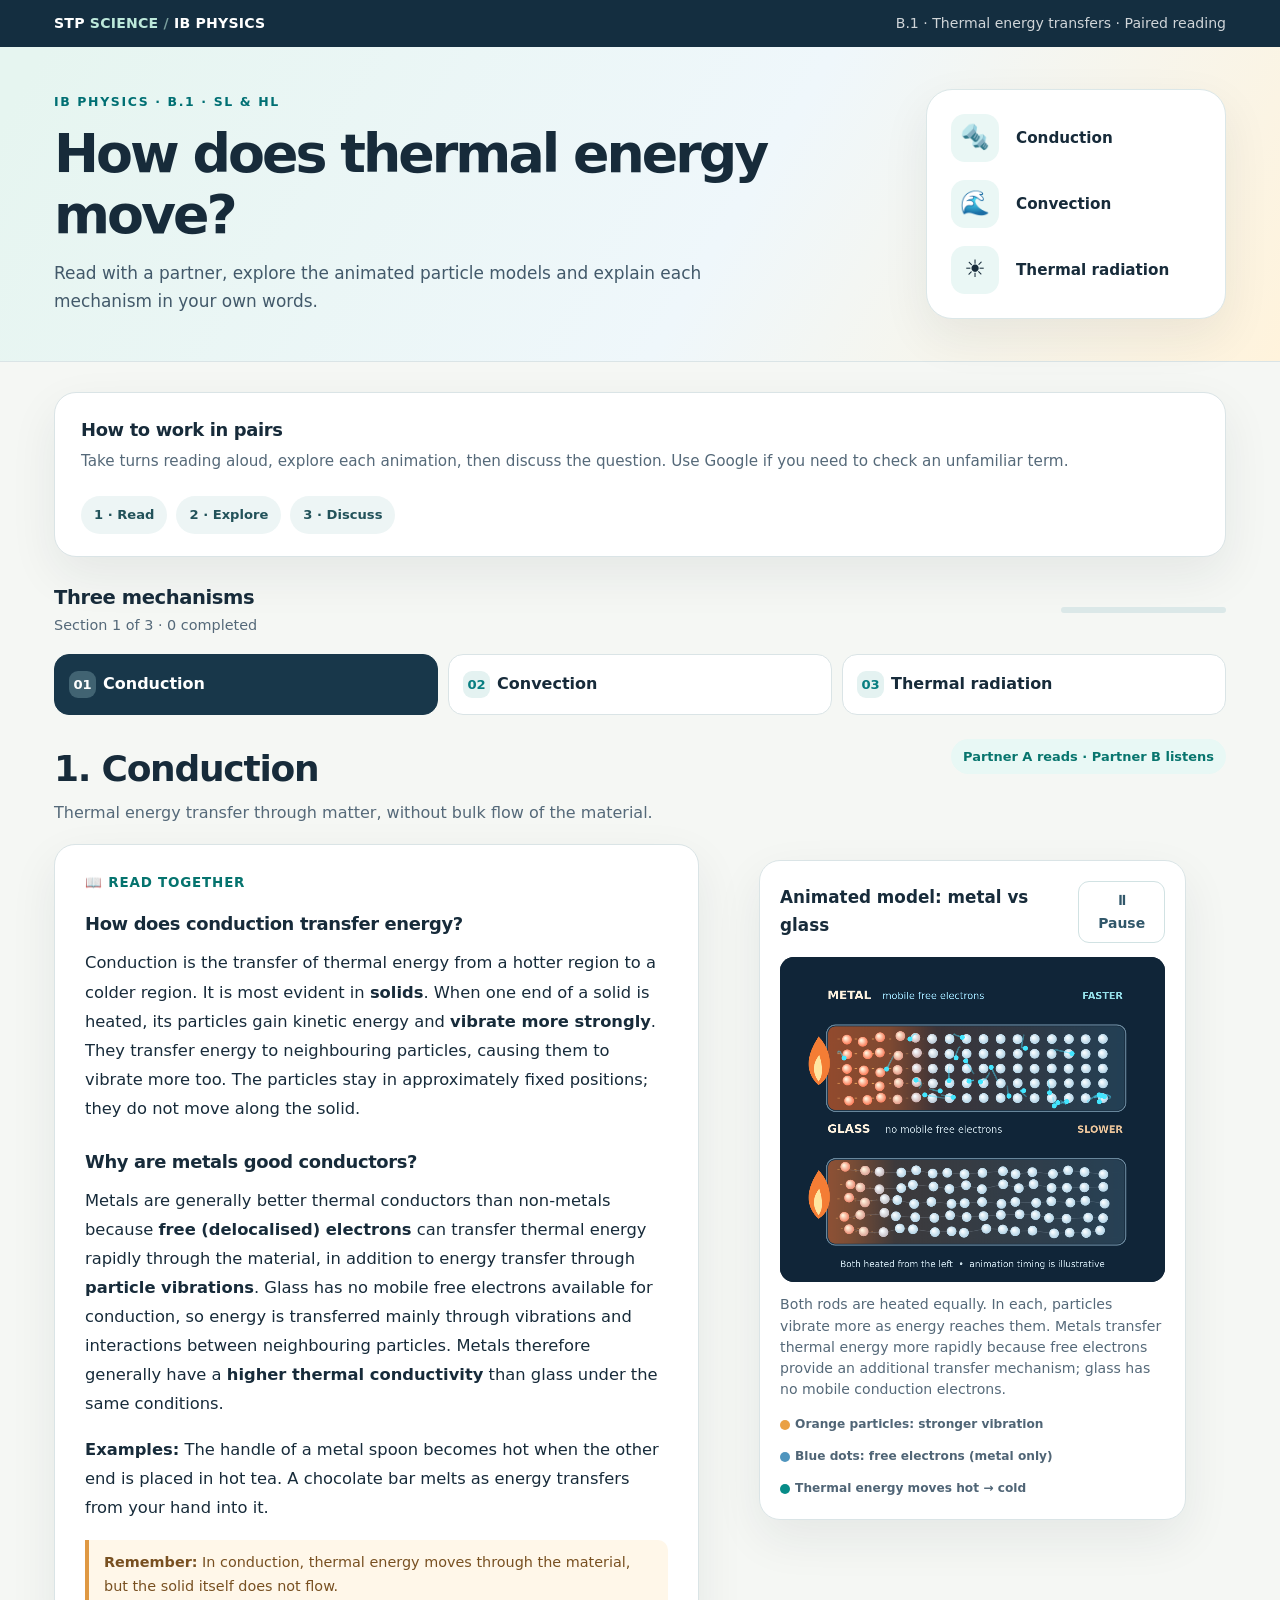
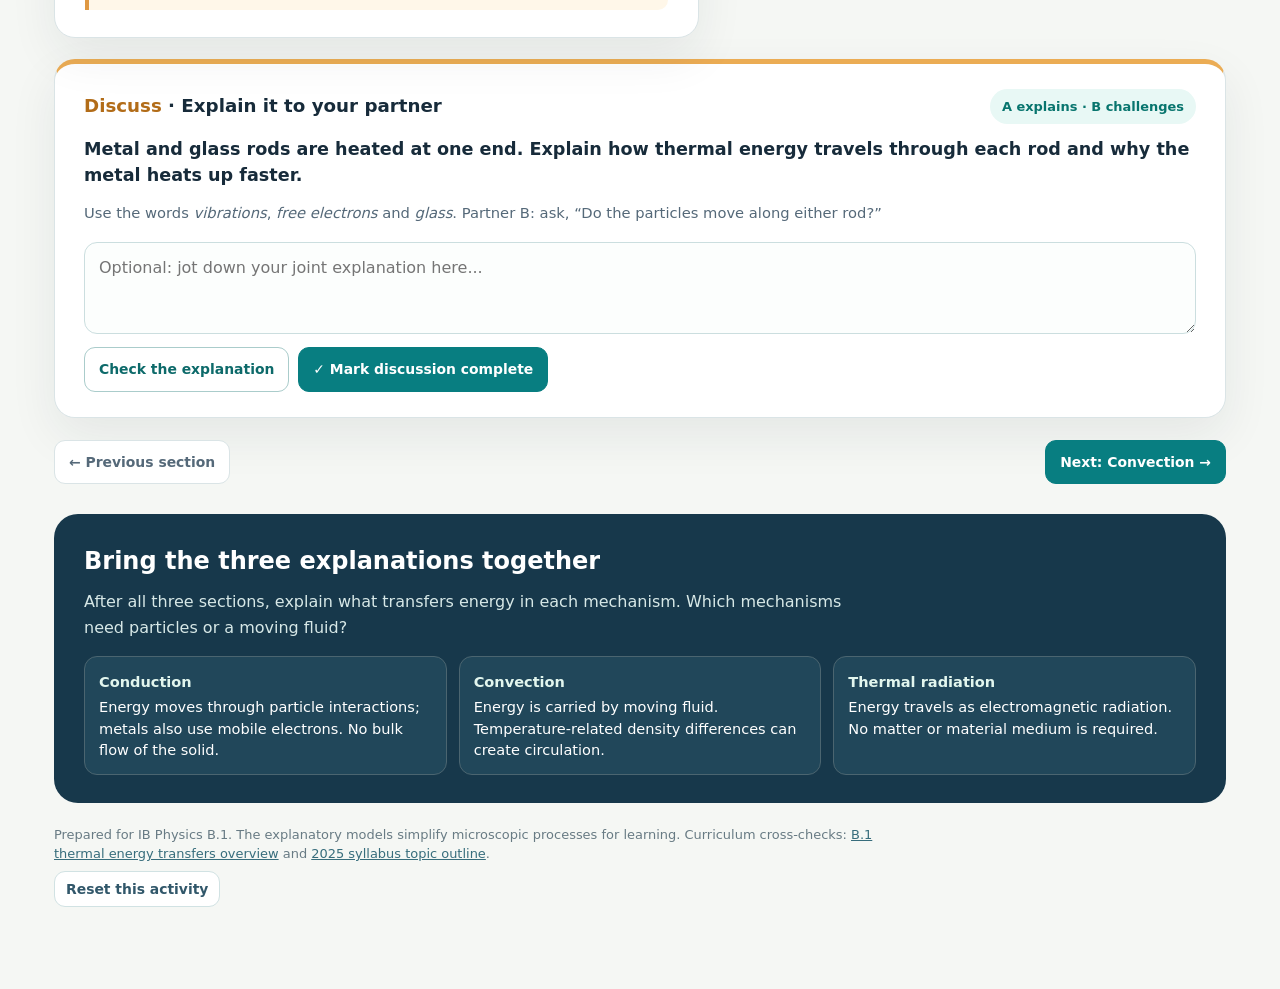
<file: thermal-energy-reading/index.html>
<!doctype html>
<html lang="en">
<head>
<meta charset="utf-8">
<meta name="viewport" content="width=device-width, initial-scale=1">
<title>Thermal Energy Transfer | IB Physics B.1 Paired Reading</title>
<meta name="description" content="IB Physics B.1 paired reading: conduction, convection, and thermal radiation. Explore animated particle models, read in pairs, and discuss ideas.">
<style>
:root{--ink:#172b3a;--muted:#556979;--line:#dae4e6;--cream:#f5f7f4;--paper:#fff;--navy:#18374a;--teal:#087e81;--pale:#e8f8f5;--gold:#ec9e40;--soft:#fff4e3;--blue:#498ebf;--shadow:0 18px 48px rgba(23,43,58,.075)}
*{box-sizing:border-box} html{scroll-behavior:smooth}body{margin:0;background:var(--cream);color:var(--ink);font-family:system-ui,-apple-system,BlinkMacSystemFont,"Segoe UI",sans-serif;line-height:1.64}button,input,textarea{font:inherit}button{cursor:pointer}button:focus-visible,input:focus-visible,textarea:focus-visible{outline:3px solid #f2b44f;outline-offset:3px}a{color:var(--teal)}.shell{max-width:1220px;margin:auto;padding:0 24px}.topbar{background:#142e40;color:white}.topbar .shell{display:flex;align-items:center;justify-content:space-between;padding-top:12px;padding-bottom:12px;gap:12px;font-size:.88rem}.topbrand{font-weight:780;letter-spacing:.015em}.topbrand span{color:#bde9db}.top-right{opacity:.8}header.hero{background:linear-gradient(121deg,#e6f5f0 3%,#eff7fb 57%,#fff3dc);border-bottom:1px solid var(--line)}.hero .shell{padding-top:42px;padding-bottom:42px;display:grid;grid-template-columns:1fr 300px;gap:36px;align-items:center}.eyebrow{font-size:.78rem;font-weight:800;letter-spacing:.13em;text-transform:uppercase;color:#006f73}.hero h1{font-size:clamp(2.05rem,4.2vw,3.9rem);line-height:1.13;letter-spacing:-.055em;margin:11px 0 15px;max-width:820px}.lede{max-width:750px;font-size:1.06rem;margin:0;color:#42596a}.hero-sketch{background:white;border:1px solid #dbe7e8;border-radius:26px;padding:24px;box-shadow:var(--shadow);display:grid;gap:18px}.hero-sketch .mini{display:flex;align-items:center;gap:17px;font-weight:750;font-size:.95rem}.mini-icon{display:grid;place-items:center;width:48px;height:48px;border-radius:14px;background:#eaf7f5;font-size:24px;flex:none}.main{padding-top:30px;padding-bottom:60px}.instructions{background:#fff;border:1px solid var(--line);border-radius:22px;padding:22px 26px;box-shadow:var(--shadow);display:flex;gap:22px;align-items:center;justify-content:space-between;flex-wrap:wrap}.instructions h2{font-size:1.12rem;margin:0 0 5px;letter-spacing:-.02em}.instructions p{margin:0;color:var(--muted);font-size:.95rem}.steps{display:flex;gap:9px;flex-wrap:wrap}.step{padding:8px 13px;border-radius:999px;background:#edf5f5;color:#22525a;font-size:.82rem;font-weight:700}.toolbar{margin:25px 0 16px;display:flex;align-items:center;justify-content:space-between;gap:18px;flex-wrap:wrap}.toolbar h2{margin:0;font-size:1.22rem;letter-spacing:-.02em}.progress-text{font-size:.9rem;color:var(--muted)}.progress-track{height:6px;background:#dbe8e8;border-radius:100px;overflow:hidden;width:165px}.progress-fill{height:100%;width:33.33%;background:#078b83;transition:width .3s}.section-tabs{display:grid;grid-template-columns:repeat(3,1fr);gap:10px;margin-bottom:24px}.tab{padding:16px 14px;background:#fff;text-align:left;border:1px solid var(--line);border-radius:15px;color:var(--ink);font-weight:700;transition:.2s}.tab:hover{border-color:#5ea7a4}.tab.active{background:var(--navy);color:white;border-color:var(--navy)}.tab .num{display:inline-grid;place-items:center;width:27px;height:27px;margin-right:7px;border-radius:9px;background:#e4f2f1;color:var(--teal);font-size:.82rem}.tab.active .num{background:#416372;color:white}.tab .done{float:right;color:#087e81}.tab.active .done{color:#b7f5e2}.section[hidden]{display:none!important}.section-head{display:flex;justify-content:space-between;align-items:flex-start;gap:15px;margin-bottom:18px}.section-head h2{font-size:clamp(1.7rem,3vw,2.25rem);letter-spacing:-.035em;margin:0}.section-head p{margin:2px 0 0;color:var(--muted)}.chip{background:var(--pale);color:#08756e;padding:7px 12px;border-radius:100px;font-size:.81rem;font-weight:800;white-space:nowrap}.layout{display:grid;grid-template-columns:minmax(0,1.12fr) minmax(0,.88fr);gap:20px;align-items:start}.reading-card,.visual-card,.discuss-card,.glossary-card,.wrap-card{background:var(--paper);border:1px solid var(--line);border-radius:21px;box-shadow:var(--shadow)}.reading-card{padding:27px 30px}.reading-card .reader-role{display:flex;align-items:center;gap:9px;color:#05736e;font-size:.84rem;font-weight:800;text-transform:uppercase;letter-spacing:.06em;margin-bottom:15px}.reading-card h3{font-size:1.12rem;letter-spacing:-.02em;margin:24px 0 10px}.reading-card h3:first-of-type{margin-top:0}.reading-card p{font-size:1.02rem;margin:0 0 17px;line-height:1.78}.reading-card p:last-child{margin-bottom:0}.term{background:#edf9f4;color:#087578;border:0;border-bottom:2px dotted #279e95;padding:0 3px;border-radius:3px;font-weight:700;display:inline;line-height:inherit}.term:hover,.term:focus-visible{background:#c8f1e3}.reading-note{border-left:4px solid #df9843;background:#fff7e9;border-radius:0 10px 10px 0;margin-top:18px;padding:11px 15px;font-size:.9rem;color:#785021}.visual-card{padding:20px;position:sticky;top:15px}.visual-head{display:flex;justify-content:space-between;align-items:center;gap:9px;margin-bottom:14px}.visual-head h3{font-size:1.05rem;margin:0}.small-btn,.quiet-btn,.primary-btn,.outline-btn{border-radius:11px;padding:10px 14px;font-weight:750;font-size:.87rem}.small-btn{border:1px solid #d1e2e3;background:white;color:#31576a;padding:7px 11px}.visual-svg{width:100%;display:block;border-radius:15px;background:#f1f7fa}.visual-card figcaption{font-size:.88rem;color:var(--muted);line-height:1.5;margin-top:12px}.legend{display:flex;flex-wrap:wrap;gap:12px;margin-top:15px;font-size:.76rem;font-weight:750;color:#506576}.legend span{display:flex;align-items:center;gap:5px}.dot{display:inline-block;width:10px;height:10px;border-radius:50%;background:#4f95be}.dot.orange{background:#eaa044}.dot.teal{background:#078c88}.discuss-card{margin-top:21px;padding:25px 29px;border-top:5px solid #ebac54}.discuss-top{display:flex;justify-content:space-between;gap:13px;align-items:center}.discuss-card h3{font-size:1.14rem;margin:0}.discuss-card h3 span{color:#b26c18}.question{font-weight:730;line-height:1.5;font-size:1.1rem;margin:12px 0}.pair-prompts{color:var(--muted);font-size:.92rem;margin:0 0 17px}.discuss-card textarea{display:block;width:100%;min-height:92px;resize:vertical;border:1px solid #cbdedf;border-radius:13px;padding:12px 14px;background:#fcfefd;color:var(--ink)}.actions{display:flex;gap:9px;flex-wrap:wrap;margin-top:13px}.primary-btn{border:1px solid var(--teal);background:var(--teal);color:white}.outline-btn{border:1px solid #aacccb;color:#0d6a6a;background:white}.quiet-btn{border:1px solid var(--line);background:white;color:var(--muted)}.model-answer{display:none;border:1px solid #bddfd7;border-radius:12px;background:#eefaf5;padding:15px 18px;font-size:.94rem;margin-top:16px}.model-answer.visible{display:block}.model-answer strong{color:#096760}.nav-footer{margin:22px 0 20px;display:flex;justify-content:space-between;gap:10px;flex-wrap:wrap}.glossary-card{margin-top:32px;padding:25px 29px}.glossary-header{display:flex;justify-content:space-between;gap:12px;align-items:center;flex-wrap:wrap}.glossary-card h2{margin:0;font-size:1.3rem}.glossary-card p{margin:7px 0 13px;color:var(--muted);font-size:.93rem}.glossary-search{display:flex;gap:11px;align-items:center;max-width:600px}.glossary-search input{width:100%;padding:12px 15px;border:1px solid #bdd3d7;border-radius:12px;background:#fff}.term-results{display:flex;gap:8px;flex-wrap:wrap;margin-top:15px}.result-btn{border:1px solid #dae4e6;background:#f6faf9;padding:7px 11px;border-radius:999px;color:#245160;font-size:.86rem}.result-btn:hover{background:#e4f5f0}.definition-box{display:none;margin-top:15px;background:#eef8f7;border-radius:13px;border-left:4px solid var(--teal);padding:14px 17px}.definition-box.visible{display:block}.definition-box h3{margin:0 0 3px;color:#0b6268;font-size:1.02rem}.definition-box p{margin:0;color:#3e5662}.summary{background:#17384b;color:white;border-radius:24px;padding:28px 30px;margin-top:30px}.summary h2{margin:0 0 7px}.summary p{max-width:760px;margin:0 0 15px;color:#d7e8e7}.compare{display:grid;grid-template-columns:repeat(3,1fr);gap:12px}.compare div{border:1px solid #4b6570;background:#21475a;border-radius:13px;padding:14px;line-height:1.45;font-size:.91rem}.compare strong{display:block;color:#e2f6ee;margin-bottom:4px}.endnote{padding:22px 0;color:#687b84;font-size:.81rem;line-height:1.5}.endnote a{color:#376d7c}.source{max-width:820px}.drawer{position:fixed;inset:0;display:none;z-index:80}.drawer.open{display:block}.drawer-backdrop{position:absolute;inset:0;background:rgba(12,32,44,.42)}.drawer-card{position:absolute;top:50%;left:50%;transform:translate(-50%,-50%);background:white;border-radius:22px;padding:28px;max-width:min(460px,calc(100vw - 32px));width:100%;box-shadow:0 30px 85px rgba(0,0,0,.2)}.drawer-head{display:flex;align-items:start;justify-content:space-between;gap:10px}.drawer-card .kicker{font-size:.78rem;font-weight:800;color:#13877a;letter-spacing:.08em;text-transform:uppercase}.drawer-card h2{font-size:1.45rem;margin:3px 0 8px}.drawer-card p{margin:0;font-size:1.02rem;line-height:1.67}.close{font-size:1.2rem;border:0;background:#eef4f4;color:#17384b;border-radius:10px;width:35px;height:35px}.skip-link{position:absolute;left:-9999px;top:10px}.skip-link:focus{left:10px;z-index:99;background:#fff;padding:8px}.vibrate{animation:vibrate .16s infinite alternate;transform-box:fill-box;transform-origin:center}.vibrate.cool{animation-duration:.32s}.electron{animation:electronflow 4s linear infinite}.photon{animation:photonflow 3.3s linear infinite}.pulse{animation:pulse 2.5s ease-in-out infinite}.float-up{animation:floatup 4s linear infinite}.float-down{animation:floatdown 4s linear infinite}.rise{animation:bubble 2.3s ease-in-out infinite}.motion-paused svg *{animation-play-state:paused!important}.motion-paused svg{filter:saturate(.85)}@keyframes vibrate{from{transform:translate(-1.2px,1px)}to{transform:translate(1.2px,-1px)}}@keyframes electronflow{from{transform:translateX(-50px)}to{transform:translateX(720px)}}@keyframes photonflow{from{transform:translateX(-60px)}to{transform:translateX(490px)}}@keyframes pulse{50%{opacity:.45}}@keyframes floatup{from{transform:translateY(70px)}to{transform:translateY(-175px)}}@keyframes floatdown{from{transform:translateY(-70px)}to{transform:translateY(175px)}}@keyframes bubble{50%{transform:translateY(-12px)}}@media(max-width:950px){.hero .shell{grid-template-columns:1fr}.hero-sketch{grid-template-columns:repeat(3,1fr);gap:8px}.hero-sketch .mini{font-size:.82rem;gap:8px}.mini-icon{width:35px;height:35px;font-size:19px}.layout{grid-template-columns:1fr}.visual-card{position:static}.reading-card{padding:23px}.visual-card{max-width:720px}.compare{grid-template-columns:1fr}}@media(max-width:610px){.shell{padding:0 14px}.hero .shell{padding-top:30px;padding-bottom:32px}.hero-sketch{grid-template-columns:1fr}.hero-sketch .mini{font-size:.92rem}.instructions,.discuss-card,.glossary-card{padding:20px}.section-tabs{gap:6px}.tab{font-size:.8rem;padding:10px 8px}.tab .num{display:block;margin-bottom:5px}.reading-card{padding:20px}.section-head{flex-wrap:wrap}.top-right{display:none}.question{font-size:1rem}.nav-footer button{flex:1}.compare{gap:8px}}@media(prefers-reduced-motion:reduce){*,*::before,*::after{scroll-behavior:auto!important;animation:none!important;transition:none!important}}
.conduction-canvas{display:block;width:100%;height:auto;background:#0c1c2b;border-radius:14px}
</style>
</head>
<body>
<a class="skip-link" href="#main">Skip to reading</a>
<div class="topbar"><div class="shell"><div class="topbrand">STP <span>SCIENCE</span> <span style="opacity:.6">/</span> IB PHYSICS</div><div class="top-right">B.1 · Thermal energy transfers · Paired reading</div></div></div>
<header class="hero"><div class="shell"><div><div class="eyebrow">IB Physics · B.1 · SL &amp; HL</div><h1>How does thermal energy move?</h1><p class="lede">Read with a partner, explore the animated particle models and explain each mechanism in your own words.</p></div><div class="hero-sketch" aria-hidden="true"><div class="mini"><div class="mini-icon">🔩</div>Conduction</div><div class="mini"><div class="mini-icon">🌊</div>Convection</div><div class="mini"><div class="mini-icon">☀️</div>Thermal radiation</div></div></div></header>
<main class="shell main" id="main">
<div class="instructions"><div><h2>How to work in pairs</h2><p>Take turns reading aloud, explore each animation, then discuss the question. Use Google if you need to check an unfamiliar term.</p></div><div class="steps"><span class="step">1 · Read</span><span class="step">2 · Explore</span><span class="step">3 · Discuss</span></div></div>
<div class="toolbar"><div><h2>Three mechanisms</h2><div class="progress-text" id="progressText" aria-live="polite">Section 1 of 3 · 0 completed</div></div><div class="progress-track" role="progressbar" aria-label="Reading sections completed" aria-valuemin="0" aria-valuemax="3" aria-valuenow="0" id="progressTrack"><div class="progress-fill" id="progressFill" style="width:0"></div></div></div>
<nav class="section-tabs" aria-label="Reading sections"><button class="tab active" data-tab="0" aria-current="step"><span class="num">01</span>Conduction<span class="done" id="done0"></span></button><button class="tab" data-tab="1"><span class="num">02</span>Convection<span class="done" id="done1"></span></button><button class="tab" data-tab="2"><span class="num">03</span>Thermal radiation<span class="done" id="done2"></span></button></nav>

<section class="section" id="section0">
<div class="section-head"><div><h2>1. Conduction</h2><p>Thermal energy transfer through matter, without bulk flow of the material.</p></div><span class="chip">Partner A reads · Partner B listens</span></div>
<div class="layout"><article class="reading-card"><div class="reader-role">📖 Read together</div>
<h3>How does conduction transfer energy?</h3>
<p>Conduction is the transfer of thermal energy from a hotter region to a colder region. It is most evident in <strong>solids</strong>. When one end of a solid is heated, its particles gain kinetic energy and <strong>vibrate more strongly</strong>. They transfer energy to neighbouring particles, causing them to vibrate more too. The particles stay in approximately fixed positions; they do not move along the solid.</p>
<h3>Why are metals good conductors?</h3>
<p>Metals are generally better thermal conductors than non-metals because <strong>free (delocalised) electrons</strong> can transfer thermal energy rapidly through the material, in addition to energy transfer through <strong>particle vibrations</strong>. Glass has no mobile free electrons available for conduction, so energy is transferred mainly through vibrations and interactions between neighbouring particles. Metals therefore generally have a <strong>higher thermal conductivity</strong> than glass under the same conditions.</p>
<p><strong>Examples:</strong> The handle of a metal spoon becomes hot when the other end is placed in hot tea. A chocolate bar melts as energy transfers from your hand into it.</p>
<div class="reading-note"><strong>Remember:</strong> In conduction, thermal energy moves through the material, but the solid itself does not flow.</div>
</article><figure class="visual-card"><div class="visual-head"><h3>Animated model: metal vs glass</h3><button class="small-btn motion-toggle" aria-pressed="false">⏸ Pause</button></div>
<canvas id="conductionCanvas" class="conduction-canvas" width="1040" height="880" role="img" aria-label="Two animated rods heated from the left: metal at the top conducts thermal energy faster as free electrons move randomly between vibrating atoms; glass at the bottom has no mobile conduction electrons and its particles gain vibrational energy more slowly.">Animated comparison of conduction in metal and glass.</canvas><figcaption>Both rods are heated equally. In each, particles vibrate more as energy reaches them. Metals transfer thermal energy more rapidly because free electrons provide an additional transfer mechanism; glass has no mobile conduction electrons.</figcaption><div class="legend"><span><i class="dot orange"></i> Orange particles: stronger vibration</span><span><i class="dot"></i> Blue dots: free electrons (metal only)</span><span><i class="dot teal"></i> Thermal energy moves hot → cold</span></div></figure></div>
<div class="discuss-card"><div class="discuss-top"><h3><span>Discuss</span> · Explain it to your partner</h3><span class="chip">A explains · B challenges</span></div><p class="question">Metal and glass rods are heated at one end. Explain how thermal energy travels through each rod and why the metal heats up faster.</p><p class="pair-prompts">Use the words <em>vibrations</em>, <em>free electrons</em> and <em>glass</em>. Partner B: ask, “Do the particles move along either rod?”</p><textarea aria-label="Pair explanation for conduction" placeholder="Optional: jot down your joint explanation here..."></textarea><div class="actions"><button class="outline-btn answer-toggle" data-answer="0" aria-expanded="false">Check the explanation</button><button class="primary-btn complete-btn" data-complete="0">✓ Mark discussion complete</button></div><div class="model-answer" id="answer0"><strong>A strong explanation should include:</strong> Particles in both rods vibrate more and transfer energy to neighbouring particles. Metals also have mobile free electrons that move randomly and transfer energy rapidly. Glass lacks mobile conduction electrons, so energy is transferred mainly by vibrations and typically travels along it more slowly. Neither solid flows along the rod.</div></div>
</section>

<section class="section" id="section1" hidden>
<div class="section-head"><div><h2>2. Convection</h2><p>Thermal energy transfer through the large-scale movement of fluids.</p></div><span class="chip">Partner B reads · Partner A listens</span></div>
<div class="layout"><article class="reading-card"><div class="reader-role">📖 Read together</div>
<h3>How does convection transfer energy?</h3>
<p>Convection transfers thermal energy through the <strong>movement of a fluid</strong> (a liquid or gas). When a region of fluid is heated, it usually expands and becomes <strong>less dense</strong>. The warmer fluid rises, while cooler, denser fluid sinks to take its place. This movement creates a <strong>convection current</strong>.</p>
<h3>Where does convection happen?</h3>
<p>Convection helps produce <strong>sea breezes</strong>: air warmed over land rises and cooler air moves in from over the sea. Convection also occurs in the <strong>Earth's mantle</strong>, where hot rock can move very slowly over long timescales.</p>
<div class="reading-note"><strong>Remember:</strong> In convection, the fluid itself moves and carries thermal energy with it.</div>
</article><figure class="visual-card"><div class="visual-head"><h3>Animated model: convection current</h3><button class="small-btn motion-toggle" aria-pressed="false">⏸ Pause</button></div>
<svg class="visual-svg animated-svg" viewBox="0 0 520 320" role="img" aria-label="Continuous convection current in a beaker: warm water particles rise from the heated lower left, flow right below the surface, cool and sink on the right, then move left along the bottom to be heated again. All particles remain inside the liquid.">
<defs>
  <linearGradient id="convectionWater" x1="0" y1="0" x2="1" y2="0"><stop offset="0" stop-color="#ffe3be"/><stop offset=".39" stop-color="#d2edf6"/><stop offset="1" stop-color="#a7d9ee"/></linearGradient>
  <linearGradient id="convectionHot" x1="0" y1="1" x2="0" y2="0"><stop offset="0" stop-color="#ef8a42" stop-opacity=".43"/><stop offset="1" stop-color="#ef8a42" stop-opacity="0"/></linearGradient>
  <linearGradient id="convectionCool" x1="0" y1="1" x2="0" y2="0"><stop offset="0" stop-color="#3696cb" stop-opacity=".12"/><stop offset="1" stop-color="#3696cb" stop-opacity=".4"/></linearGradient>
  <clipPath id="convectionClip"><path d="M70 87 H449 V235 Q449 244 438 244 H82 Q70 244 70 232 Z"/></clipPath>
  <marker id="convectionArrowWarm" viewBox="0 0 10 10" refX="8" refY="5" markerWidth="5" markerHeight="5" orient="auto"><path d="M0 0 L10 5 L0 10Z" fill="#eb8434"/></marker>
  <marker id="convectionArrowCool" viewBox="0 0 10 10" refX="8" refY="5" markerWidth="5" markerHeight="5" orient="auto"><path d="M0 0 L10 5 L0 10Z" fill="#2784b5"/></marker>
</defs>
<rect x="55" y="37" width="410" height="229" rx="18" fill="#f8fcff" stroke="#d9e7ee"/>
<g clip-path="url(#convectionClip)">
  <path d="M70 87 H449 V235 Q449 244 438 244 H82 Q70 244 70 232 Z" fill="url(#convectionWater)"/>
  <rect x="72" y="111" width="90" height="133" fill="url(#convectionHot)"/>
  <rect x="349" y="94" width="99" height="150" fill="url(#convectionCool)"/>
  <!-- Soft directional flow paths show the current, but actual fluid parcels move continuously. -->
  <path d="M141 209 Q132 174 148 126" fill="none" stroke="#eb8434" stroke-width="5" stroke-linecap="round" opacity=".56" marker-end="url(#convectionArrowWarm)"/>
  <path d="M207 106 Q260 100 331 110" fill="none" stroke="#e8a15e" stroke-width="4" stroke-linecap="round" opacity=".5" marker-end="url(#convectionArrowWarm)"/>
  <path d="M386 129 Q396 172 374 205" fill="none" stroke="#2784b5" stroke-width="5" stroke-linecap="round" opacity=".6" marker-end="url(#convectionArrowCool)"/>
  <path d="M331 223 Q261 234 201 220" fill="none" stroke="#2784b5" stroke-width="4" stroke-linecap="round" opacity=".43" marker-end="url(#convectionArrowCool)"/>
  <g class="convection-particle"><circle r="5.1" fill="#f4a05c" stroke="rgba(255,255,255,.9)" stroke-width="1.15"><animate attributeName="fill" values="#f4a05c;#ffc27e;#76c5e4;#4e99c8;#f4a05c" keyTimes="0;.28;.49;.74;1" dur="8.4s" begin="0.00s" repeatCount="indefinite"/></circle><animateMotion path="M 181 203 C 173 182 168 157 182 137 C 196 120 218 126 236 126 C 266 126 292 122 324 129 C 345 135 354 154 348 179 C 342 199 321 204 296 205 C 253 209 224 212 200 210 C 190 209 184 207 181 203 Z" dur="8.4s" begin="0.00s" repeatCount="indefinite" calcMode="linear"/></g>
<g class="convection-particle"><circle r="5.9" fill="#f4a05c" stroke="rgba(255,255,255,.9)" stroke-width="1.15"><animate attributeName="fill" values="#f4a05c;#ffc27e;#76c5e4;#4e99c8;#f4a05c" keyTimes="0;.28;.49;.74;1" dur="10.4s" begin="-0.54s" repeatCount="indefinite"/></circle><animateMotion path="M 151 216 C 141 199 140 153 151 126 C 156 111 173 110 191 110 C 252 110 300 110 336 111 C 360 112 377 119 380 140 C 385 171 380 199 360 215 C 341 229 277 222 208 221 C 182 221 157 222 151 216 Z" dur="10.4s" begin="-0.54s" repeatCount="indefinite" calcMode="linear"/></g>
<g class="convection-particle"><circle r="5.9" fill="#f4a05c" stroke="rgba(255,255,255,.9)" stroke-width="1.15"><animate attributeName="fill" values="#f4a05c;#ffc27e;#76c5e4;#4e99c8;#f4a05c" keyTimes="0;.28;.49;.74;1" dur="10.4s" begin="-1.09s" repeatCount="indefinite"/></circle><animateMotion path="M 151 216 C 141 199 140 153 151 126 C 156 111 173 110 191 110 C 252 110 300 110 336 111 C 360 112 377 119 380 140 C 385 171 380 199 360 215 C 341 229 277 222 208 221 C 182 221 157 222 151 216 Z" dur="10.4s" begin="-1.09s" repeatCount="indefinite" calcMode="linear"/></g>
<g class="convection-particle"><circle r="5.9" fill="#f4a05c" stroke="rgba(255,255,255,.9)" stroke-width="1.15"><animate attributeName="fill" values="#f4a05c;#ffc27e;#76c5e4;#4e99c8;#f4a05c" keyTimes="0;.28;.49;.74;1" dur="10.4s" begin="-1.30s" repeatCount="indefinite"/></circle><animateMotion path="M 151 216 C 141 199 140 153 151 126 C 156 111 173 110 191 110 C 252 110 300 110 336 111 C 360 112 377 119 380 140 C 385 171 380 199 360 215 C 341 229 277 222 208 221 C 182 221 157 222 151 216 Z" dur="10.4s" begin="-1.30s" repeatCount="indefinite" calcMode="linear"/></g>
<g class="convection-particle"><circle r="5.1" fill="#f4a05c" stroke="rgba(255,255,255,.9)" stroke-width="1.15"><animate attributeName="fill" values="#f4a05c;#ffc27e;#76c5e4;#4e99c8;#f4a05c" keyTimes="0;.28;.49;.74;1" dur="8.4s" begin="-5.71s" repeatCount="indefinite"/></circle><animateMotion path="M 181 203 C 173 182 168 157 182 137 C 196 120 218 126 236 126 C 266 126 292 122 324 129 C 345 135 354 154 348 179 C 342 199 321 204 296 205 C 253 209 224 212 200 210 C 190 209 184 207 181 203 Z" dur="8.4s" begin="-5.71s" repeatCount="indefinite" calcMode="linear"/></g>
<g class="convection-particle"><circle r="5.9" fill="#f4a05c" stroke="rgba(255,255,255,.9)" stroke-width="1.15"><animate attributeName="fill" values="#f4a05c;#ffc27e;#76c5e4;#4e99c8;#f4a05c" keyTimes="0;.28;.49;.74;1" dur="10.4s" begin="-2.39s" repeatCount="indefinite"/></circle><animateMotion path="M 151 216 C 141 199 140 153 151 126 C 156 111 173 110 191 110 C 252 110 300 110 336 111 C 360 112 377 119 380 140 C 385 171 380 199 360 215 C 341 229 277 222 208 221 C 182 221 157 222 151 216 Z" dur="10.4s" begin="-2.39s" repeatCount="indefinite" calcMode="linear"/></g>
<g class="convection-particle"><circle r="5.9" fill="#f4a05c" stroke="rgba(255,255,255,.9)" stroke-width="1.15"><animate attributeName="fill" values="#f4a05c;#ffc27e;#76c5e4;#4e99c8;#f4a05c" keyTimes="0;.28;.49;.74;1" dur="10.4s" begin="-2.60s" repeatCount="indefinite"/></circle><animateMotion path="M 151 216 C 141 199 140 153 151 126 C 156 111 173 110 191 110 C 252 110 300 110 336 111 C 360 112 377 119 380 140 C 385 171 380 199 360 215 C 341 229 277 222 208 221 C 182 221 157 222 151 216 Z" dur="10.4s" begin="-2.60s" repeatCount="indefinite" calcMode="linear"/></g>
<g class="convection-particle"><circle r="5.9" fill="#f4a05c" stroke="rgba(255,255,255,.9)" stroke-width="1.15"><animate attributeName="fill" values="#f4a05c;#ffc27e;#76c5e4;#4e99c8;#f4a05c" keyTimes="0;.28;.49;.74;1" dur="10.4s" begin="-3.14s" repeatCount="indefinite"/></circle><animateMotion path="M 151 216 C 141 199 140 153 151 126 C 156 111 173 110 191 110 C 252 110 300 110 336 111 C 360 112 377 119 380 140 C 385 171 380 199 360 215 C 341 229 277 222 208 221 C 182 221 157 222 151 216 Z" dur="10.4s" begin="-3.14s" repeatCount="indefinite" calcMode="linear"/></g>
<g class="convection-particle"><circle r="5.1" fill="#f4a05c" stroke="rgba(255,255,255,.9)" stroke-width="1.15"><animate attributeName="fill" values="#f4a05c;#ffc27e;#76c5e4;#4e99c8;#f4a05c" keyTimes="0;.28;.49;.74;1" dur="8.4s" begin="-11.42s" repeatCount="indefinite"/></circle><animateMotion path="M 181 203 C 173 182 168 157 182 137 C 196 120 218 126 236 126 C 266 126 292 122 324 129 C 345 135 354 154 348 179 C 342 199 321 204 296 205 C 253 209 224 212 200 210 C 190 209 184 207 181 203 Z" dur="8.4s" begin="-11.42s" repeatCount="indefinite" calcMode="linear"/></g>
<g class="convection-particle"><circle r="5.9" fill="#f4a05c" stroke="rgba(255,255,255,.9)" stroke-width="1.15"><animate attributeName="fill" values="#f4a05c;#ffc27e;#76c5e4;#4e99c8;#f4a05c" keyTimes="0;.28;.49;.74;1" dur="10.4s" begin="-3.90s" repeatCount="indefinite"/></circle><animateMotion path="M 151 216 C 141 199 140 153 151 126 C 156 111 173 110 191 110 C 252 110 300 110 336 111 C 360 112 377 119 380 140 C 385 171 380 199 360 215 C 341 229 277 222 208 221 C 182 221 157 222 151 216 Z" dur="10.4s" begin="-3.90s" repeatCount="indefinite" calcMode="linear"/></g>
<g class="convection-particle"><circle r="5.9" fill="#f4a05c" stroke="rgba(255,255,255,.9)" stroke-width="1.15"><animate attributeName="fill" values="#f4a05c;#ffc27e;#76c5e4;#4e99c8;#f4a05c" keyTimes="0;.28;.49;.74;1" dur="10.4s" begin="-4.44s" repeatCount="indefinite"/></circle><animateMotion path="M 151 216 C 141 199 140 153 151 126 C 156 111 173 110 191 110 C 252 110 300 110 336 111 C 360 112 377 119 380 140 C 385 171 380 199 360 215 C 341 229 277 222 208 221 C 182 221 157 222 151 216 Z" dur="10.4s" begin="-4.44s" repeatCount="indefinite" calcMode="linear"/></g>
<g class="convection-particle"><circle r="5.9" fill="#f4a05c" stroke="rgba(255,255,255,.9)" stroke-width="1.15"><animate attributeName="fill" values="#f4a05c;#ffc27e;#76c5e4;#4e99c8;#f4a05c" keyTimes="0;.28;.49;.74;1" dur="10.4s" begin="-4.99s" repeatCount="indefinite"/></circle><animateMotion path="M 151 216 C 141 199 140 153 151 126 C 156 111 173 110 191 110 C 252 110 300 110 336 111 C 360 112 377 119 380 140 C 385 171 380 199 360 215 C 341 229 277 222 208 221 C 182 221 157 222 151 216 Z" dur="10.4s" begin="-4.99s" repeatCount="indefinite" calcMode="linear"/></g>
<g class="convection-particle"><circle r="5.1" fill="#f4a05c" stroke="rgba(255,255,255,.9)" stroke-width="1.15"><animate attributeName="fill" values="#f4a05c;#ffc27e;#76c5e4;#4e99c8;#f4a05c" keyTimes="0;.28;.49;.74;1" dur="8.4s" begin="-16.80s" repeatCount="indefinite"/></circle><animateMotion path="M 181 203 C 173 182 168 157 182 137 C 196 120 218 126 236 126 C 266 126 292 122 324 129 C 345 135 354 154 348 179 C 342 199 321 204 296 205 C 253 209 224 212 200 210 C 190 209 184 207 181 203 Z" dur="8.4s" begin="-16.80s" repeatCount="indefinite" calcMode="linear"/></g>
<g class="convection-particle"><circle r="5.9" fill="#f4a05c" stroke="rgba(255,255,255,.9)" stroke-width="1.15"><animate attributeName="fill" values="#f4a05c;#ffc27e;#76c5e4;#4e99c8;#f4a05c" keyTimes="0;.28;.49;.74;1" dur="10.4s" begin="-5.74s" repeatCount="indefinite"/></circle><animateMotion path="M 151 216 C 141 199 140 153 151 126 C 156 111 173 110 191 110 C 252 110 300 110 336 111 C 360 112 377 119 380 140 C 385 171 380 199 360 215 C 341 229 277 222 208 221 C 182 221 157 222 151 216 Z" dur="10.4s" begin="-5.74s" repeatCount="indefinite" calcMode="linear"/></g>
<g class="convection-particle"><circle r="5.9" fill="#f4a05c" stroke="rgba(255,255,255,.9)" stroke-width="1.15"><animate attributeName="fill" values="#f4a05c;#ffc27e;#76c5e4;#4e99c8;#f4a05c" keyTimes="0;.28;.49;.74;1" dur="10.4s" begin="-6.29s" repeatCount="indefinite"/></circle><animateMotion path="M 151 216 C 141 199 140 153 151 126 C 156 111 173 110 191 110 C 252 110 300 110 336 111 C 360 112 377 119 380 140 C 385 171 380 199 360 215 C 341 229 277 222 208 221 C 182 221 157 222 151 216 Z" dur="10.4s" begin="-6.29s" repeatCount="indefinite" calcMode="linear"/></g>
<g class="convection-particle"><circle r="5.9" fill="#f4a05c" stroke="rgba(255,255,255,.9)" stroke-width="1.15"><animate attributeName="fill" values="#f4a05c;#ffc27e;#76c5e4;#4e99c8;#f4a05c" keyTimes="0;.28;.49;.74;1" dur="10.4s" begin="-6.50s" repeatCount="indefinite"/></circle><animateMotion path="M 151 216 C 141 199 140 153 151 126 C 156 111 173 110 191 110 C 252 110 300 110 336 111 C 360 112 377 119 380 140 C 385 171 380 199 360 215 C 341 229 277 222 208 221 C 182 221 157 222 151 216 Z" dur="10.4s" begin="-6.50s" repeatCount="indefinite" calcMode="linear"/></g>
<g class="convection-particle"><circle r="5.1" fill="#f4a05c" stroke="rgba(255,255,255,.9)" stroke-width="1.15"><animate attributeName="fill" values="#f4a05c;#ffc27e;#76c5e4;#4e99c8;#f4a05c" keyTimes="0;.28;.49;.74;1" dur="8.4s" begin="-22.51s" repeatCount="indefinite"/></circle><animateMotion path="M 181 203 C 173 182 168 157 182 137 C 196 120 218 126 236 126 C 266 126 292 122 324 129 C 345 135 354 154 348 179 C 342 199 321 204 296 205 C 253 209 224 212 200 210 C 190 209 184 207 181 203 Z" dur="8.4s" begin="-22.51s" repeatCount="indefinite" calcMode="linear"/></g>
<g class="convection-particle"><circle r="5.9" fill="#f4a05c" stroke="rgba(255,255,255,.9)" stroke-width="1.15"><animate attributeName="fill" values="#f4a05c;#ffc27e;#76c5e4;#4e99c8;#f4a05c" keyTimes="0;.28;.49;.74;1" dur="10.4s" begin="-7.59s" repeatCount="indefinite"/></circle><animateMotion path="M 151 216 C 141 199 140 153 151 126 C 156 111 173 110 191 110 C 252 110 300 110 336 111 C 360 112 377 119 380 140 C 385 171 380 199 360 215 C 341 229 277 222 208 221 C 182 221 157 222 151 216 Z" dur="10.4s" begin="-7.59s" repeatCount="indefinite" calcMode="linear"/></g>
<g class="convection-particle"><circle r="5.9" fill="#f4a05c" stroke="rgba(255,255,255,.9)" stroke-width="1.15"><animate attributeName="fill" values="#f4a05c;#ffc27e;#76c5e4;#4e99c8;#f4a05c" keyTimes="0;.28;.49;.74;1" dur="10.4s" begin="-7.80s" repeatCount="indefinite"/></circle><animateMotion path="M 151 216 C 141 199 140 153 151 126 C 156 111 173 110 191 110 C 252 110 300 110 336 111 C 360 112 377 119 380 140 C 385 171 380 199 360 215 C 341 229 277 222 208 221 C 182 221 157 222 151 216 Z" dur="10.4s" begin="-7.80s" repeatCount="indefinite" calcMode="linear"/></g>
<g class="convection-particle"><circle r="5.9" fill="#f4a05c" stroke="rgba(255,255,255,.9)" stroke-width="1.15"><animate attributeName="fill" values="#f4a05c;#ffc27e;#76c5e4;#4e99c8;#f4a05c" keyTimes="0;.28;.49;.74;1" dur="10.4s" begin="-8.34s" repeatCount="indefinite"/></circle><animateMotion path="M 151 216 C 141 199 140 153 151 126 C 156 111 173 110 191 110 C 252 110 300 110 336 111 C 360 112 377 119 380 140 C 385 171 380 199 360 215 C 341 229 277 222 208 221 C 182 221 157 222 151 216 Z" dur="10.4s" begin="-8.34s" repeatCount="indefinite" calcMode="linear"/></g>
<g class="convection-particle"><circle r="5.1" fill="#f4a05c" stroke="rgba(255,255,255,.9)" stroke-width="1.15"><animate attributeName="fill" values="#f4a05c;#ffc27e;#76c5e4;#4e99c8;#f4a05c" keyTimes="0;.28;.49;.74;1" dur="8.4s" begin="-28.22s" repeatCount="indefinite"/></circle><animateMotion path="M 181 203 C 173 182 168 157 182 137 C 196 120 218 126 236 126 C 266 126 292 122 324 129 C 345 135 354 154 348 179 C 342 199 321 204 296 205 C 253 209 224 212 200 210 C 190 209 184 207 181 203 Z" dur="8.4s" begin="-28.22s" repeatCount="indefinite" calcMode="linear"/></g>
<g class="convection-particle"><circle r="5.9" fill="#f4a05c" stroke="rgba(255,255,255,.9)" stroke-width="1.15"><animate attributeName="fill" values="#f4a05c;#ffc27e;#76c5e4;#4e99c8;#f4a05c" keyTimes="0;.28;.49;.74;1" dur="10.4s" begin="-9.10s" repeatCount="indefinite"/></circle><animateMotion path="M 151 216 C 141 199 140 153 151 126 C 156 111 173 110 191 110 C 252 110 300 110 336 111 C 360 112 377 119 380 140 C 385 171 380 199 360 215 C 341 229 277 222 208 221 C 182 221 157 222 151 216 Z" dur="10.4s" begin="-9.10s" repeatCount="indefinite" calcMode="linear"/></g>
<g class="convection-particle"><circle r="5.9" fill="#f4a05c" stroke="rgba(255,255,255,.9)" stroke-width="1.15"><animate attributeName="fill" values="#f4a05c;#ffc27e;#76c5e4;#4e99c8;#f4a05c" keyTimes="0;.28;.49;.74;1" dur="10.4s" begin="-9.64s" repeatCount="indefinite"/></circle><animateMotion path="M 151 216 C 141 199 140 153 151 126 C 156 111 173 110 191 110 C 252 110 300 110 336 111 C 360 112 377 119 380 140 C 385 171 380 199 360 215 C 341 229 277 222 208 221 C 182 221 157 222 151 216 Z" dur="10.4s" begin="-9.64s" repeatCount="indefinite" calcMode="linear"/></g>
<g class="convection-particle"><circle r="5.9" fill="#f4a05c" stroke="rgba(255,255,255,.9)" stroke-width="1.15"><animate attributeName="fill" values="#f4a05c;#ffc27e;#76c5e4;#4e99c8;#f4a05c" keyTimes="0;.28;.49;.74;1" dur="10.4s" begin="-10.19s" repeatCount="indefinite"/></circle><animateMotion path="M 151 216 C 141 199 140 153 151 126 C 156 111 173 110 191 110 C 252 110 300 110 336 111 C 360 112 377 119 380 140 C 385 171 380 199 360 215 C 341 229 277 222 208 221 C 182 221 157 222 151 216 Z" dur="10.4s" begin="-10.19s" repeatCount="indefinite" calcMode="linear"/></g>
</g>
<!-- Surface and glass boundaries: the particles never rise above this liquid surface. -->
<path d="M70 87 Q139 81 215 87 T449 87" fill="none" stroke="#faffff" stroke-width="4"/>
<path d="M64 57 V236 Q64 253 83 253 H439 Q457 253 457 236 V57" fill="none" stroke="#537e98" stroke-width="8" stroke-linecap="round" stroke-linejoin="round"/>
<path d="M78 92 V234" fill="none" stroke="rgba(255,255,255,.7)" stroke-width="5" stroke-linecap="round"/>
<!-- Heating directly beneath the rising side. -->
<path d="M99 258 H210 L198 277 H111Z" fill="#d16b44"/>
<path d="M137 269 Q126 255 139 237 Q142 251 152 258 Q154 267 147 272" fill="#ed7932"><animate attributeName="opacity" values=".75;1;.82" dur="1.3s" repeatCount="indefinite"/></path>
<path d="M144 268 Q140 258 145 250 Q153 260 147 270" fill="#ffda79"/>
<text x="83" y="28" fill="#c36a24" font-size="14" font-weight="800">WARM WATER RISES ↑</text>
<text x="438" y="28" text-anchor="end" fill="#247cae" font-size="14" font-weight="800">COOL WATER SINKS ↓</text>
<text x="262" y="303" text-anchor="middle" font-size="13" fill="#536e80">The water circulates — it does not leave the container</text>
</svg><figcaption>Follow an individual particle: it rises with the heated water, moves across the top, sinks with cooler water and returns along the bottom. The particles stay within the liquid.</figcaption><div class="legend"><span><i class="dot orange"></i> Warmer fluid</span><span><i class="dot"></i> Cooler fluid</span><span><i class="dot teal"></i> Circulation</span></div></figure></div>
<div class="discuss-card"><div class="discuss-top"><h3><span>Discuss</span> · Explain it to your partner</h3><span class="chip">B explains · A challenges</span></div><p class="question">Explain why warmer water rises and cooler water sinks when a container of water is heated from below.</p><p class="pair-prompts">Use the words <em>temperature</em>, <em>density</em> and <em>convection current</em>. Partner A: ask what moves.</p><textarea aria-label="Pair explanation for convection" placeholder="Optional: jot down your joint explanation here..."></textarea><div class="actions"><button class="outline-btn answer-toggle" data-answer="1" aria-expanded="false">Check the explanation</button><button class="primary-btn complete-btn" data-complete="1">✓ Mark discussion complete</button></div><div class="model-answer" id="answer1"><strong>A strong explanation should include:</strong> Water at the bottom warms, expands and becomes less dense, so it rises. Cooler, denser water sinks to replace it. This forms a convection current that transfers thermal energy.</div></div>
</section>

<section class="section" id="section2" hidden>
<div class="section-head"><div><h2>3. Thermal radiation</h2><p>Energy transfer by electromagnetic radiation — no material medium required.</p></div><span class="chip">Partner A reads · Partner B listens</span></div>
<div class="layout"><article class="reading-card"><div class="reader-role">📖 Read together</div>
<h3>How does thermal radiation transfer energy?</h3>
<p>Thermal radiation transfers energy by <strong>electromagnetic radiation</strong>. We often draw this as <strong>electromagnetic waves</strong> travelling from a hotter object to a cooler one. Unlike conduction and convection, thermal radiation <strong>does not need a material medium</strong>, so it can travel through the vacuum of space.</p>
<p>The same radiation can also be described as <strong>photons</strong> — packets of energy. The wave and photon models describe the same radiation; <strong>photons are not carried along by waves</strong>.</p>
<p><strong>Examples:</strong> The Sun warms the Earth through thermal radiation. You can also feel radiation from a campfire without touching it.</p>
<div class="reading-note"><strong>Remember:</strong> Thermal radiation can transfer energy even when there are no particles between the source and the object being heated.</div>
</article><figure class="visual-card"><div class="visual-head"><h3>Animated model: electromagnetic waves</h3><button class="small-btn motion-toggle" aria-pressed="false">⏸ Pause</button></div>
<svg class="visual-svg animated-svg" viewBox="0 0 520 320" role="img" aria-label="Electromagnetic waves travel from the Sun to Earth across the vacuum of space. The animated wavy lines represent the wave model, not photons riding on waves.">
<defs>
  <radialGradient id="sunGradient"><stop offset="0" stop-color="#fff4b8"/><stop offset=".6" stop-color="#ffd37b"/><stop offset="1" stop-color="#f28c37"/></radialGradient>
  <radialGradient id="earthGradient"><stop offset="0" stop-color="#82dfcd"/><stop offset="1" stop-color="#297ab8"/></radialGradient>
  <clipPath id="radiationWaveClip"><rect x="160" y="104" width="222" height="114" rx="4"/></clipPath>
</defs>
<rect width="520" height="320" rx="15" fill="#10253a"/>
<g fill="#c3dce8" opacity=".7"><circle cx="48" cy="42" r="1.5"/><circle cx="205" cy="42" r="1.3"/><circle cx="284" cy="66" r="1.6"/><circle cx="391" cy="43" r="1.4"/><circle cx="333" cy="253" r="1.6"/><circle cx="171" cy="264" r="1.3"/><circle cx="473" cy="265" r="1.4"/></g>
<circle cx="96" cy="158" r="75" fill="#f3ad55" opacity=".15"/>
<circle cx="96" cy="158" r="66" fill="url(#sunGradient)" stroke="#ffcb7a" stroke-width="3"/>
<circle cx="442" cy="158" r="53" fill="url(#earthGradient)" stroke="#9fe0e0" stroke-width="2.5"/>
<path d="M434 114 Q451 119 450 133 L461 142 L452 164 L435 162 L419 179 L402 157 L414 131 Z" fill="#64c9a0"/>
<path d="M455 185 Q474 178 485 188 L467 207 L449 201 Z" fill="#64c9a0"/>
<!-- Repeated wave shape translated by exactly one wavelength. The crests travel right. -->
<g clip-path="url(#radiationWaveClip)" fill="none" stroke="#ffd263" stroke-width="4" stroke-linecap="round">
  <g>
    <path d="M120 138.00 L126 145.78 L132 149.00 L138 145.78 L144 138.00 L150 130.22 L156 127.00 L162 130.22 L168 138.00 L174 145.78 L180 149.00 L186 145.78 L192 138.00 L198 130.22 L204 127.00 L210 130.22 L216 138.00 L222 145.78 L228 149.00 L234 145.78 L240 138.00 L246 130.22 L252 127.00 L258 130.22 L264 138.00 L270 145.78 L276 149.00 L282 145.78 L288 138.00 L294 130.22 L300 127.00 L306 130.22 L312 138.00 L318 145.78 L324 149.00 L330 145.78 L336 138.00 L342 130.22 L348 127.00 L354 130.22 L360 138.00 L366 145.78 L372 149.00 L378 145.78 L384 138.00 L390 130.22 L396 127.00 L402 130.22 L408 138.00 L414 145.78 L420 149.00 L426 145.78 L432 138.00 L438 130.22 L444 127.00 L450 130.22"/>
    <path d="M120 182.00 L126 189.78 L132 193.00 L138 189.78 L144 182.00 L150 174.22 L156 171.00 L162 174.22 L168 182.00 L174 189.78 L180 193.00 L186 189.78 L192 182.00 L198 174.22 L204 171.00 L210 174.22 L216 182.00 L222 189.78 L228 193.00 L234 189.78 L240 182.00 L246 174.22 L252 171.00 L258 174.22 L264 182.00 L270 189.78 L276 193.00 L282 189.78 L288 182.00 L294 174.22 L300 171.00 L306 174.22 L312 182.00 L318 189.78 L324 193.00 L330 189.78 L336 182.00 L342 174.22 L348 171.00 L354 174.22 L360 182.00 L366 189.78 L372 193.00 L378 189.78 L384 182.00 L390 174.22 L396 171.00 L402 174.22 L408 182.00 L414 189.78 L420 193.00 L426 189.78 L432 182.00 L438 174.22 L444 171.00 L450 174.22"/>
    <animateTransform attributeName="transform" type="translate" from="-48 0" to="0 0" dur="1.6s" repeatCount="indefinite"/>
  </g>
</g>
<path d="M238 228 H332 L322 220 M332 228 L322 236" fill="none" stroke="#ffc15f" stroke-width="2.5" stroke-linejoin="round" stroke-linecap="round"/>
<text x="262" y="83" text-anchor="middle" font-size="15" fill="#d5e6f0" font-weight="700">VACUUM</text>
<text x="96" y="256" text-anchor="middle" font-size="17" fill="#ffdfb5" font-weight="800">SUN</text>
<text x="442" y="256" text-anchor="middle" font-size="17" fill="#d8f5ee" font-weight="800">EARTH</text>
<text x="262" y="290" text-anchor="middle" font-size="13" fill="#c5dce8">Electromagnetic radiation travels without a medium</text>
</svg><figcaption>Wave model of thermal radiation: electromagnetic waves transfer energy from the Sun to Earth through a vacuum. Photons are another description of the same radiation, not particles travelling on the waves.</figcaption><div class="legend"><span><i class="dot orange"></i> Emitted radiation</span><span><i class="dot"></i> Receiving surface</span><span><i class="dot teal"></i> No medium needed</span></div></figure></div>
<div class="discuss-card"><div class="discuss-top"><h3><span>Discuss</span> · Explain it to your partner</h3><span class="chip">A explains · B challenges</span></div><p class="question">Explain how the Sun transfers energy to Earth even though space is nearly a vacuum.</p><p class="pair-prompts">Use the words <em>electromagnetic waves</em> and <em>vacuum</em>. Partner B: ask how photons relate to the wave model.</p><textarea aria-label="Pair explanation for thermal radiation" placeholder="Optional: jot down your joint explanation here..."></textarea><div class="actions"><button class="outline-btn answer-toggle" data-answer="2" aria-expanded="false">Check the explanation</button><button class="primary-btn complete-btn" data-complete="2">✓ Mark discussion complete</button></div><div class="model-answer" id="answer2"><strong>A strong explanation should include:</strong> The Sun transfers energy to Earth by electromagnetic radiation, which can travel as waves through a vacuum without any material medium. Photons describe the same radiation as packets of energy, not particles riding along waves.</div></div>
</section>
<div class="nav-footer"><button class="quiet-btn" id="prevBtn" disabled>← Previous section</button><button class="primary-btn" id="nextBtn">Next: Convection →</button></div>
<div class="summary"><h2>Bring the three explanations together</h2><p>After all three sections, explain what transfers energy in each mechanism. Which mechanisms need particles or a moving fluid?</p><div class="compare"><div><strong>Conduction</strong>Energy moves through particle interactions; metals also use mobile electrons. No bulk flow of the solid.</div><div><strong>Convection</strong>Energy is carried by moving fluid. Temperature-related density differences can create circulation.</div><div><strong>Thermal radiation</strong>Energy travels as electromagnetic radiation. No matter or material medium is required.</div></div></div>
<footer class="endnote"><div class="source">Prepared for IB Physics B.1. The explanatory models simplify microscopic processes for learning. Curriculum cross-checks: <a href="https://www.acceleratemyedu.com/resources/ib-dp/physics/b-1-thermal-energy-transfers" target="_blank" rel="noopener">B.1 thermal energy transfers overview</a> and <a href="https://sites.google.com/fis.edu/ib-sl-physics-2025-32/thermal/thermal-energy-transfer-b1" target="_blank" rel="noopener">2025 syllabus topic outline</a>.</div><div style="margin-top:7px"><button id="reset" class="small-btn">Reset this activity</button></div></footer>
</main>
<script>
let section=0; const completed=[false,false,false];
const panels=Array.from(document.querySelectorAll('.section'));const tabs=Array.from(document.querySelectorAll('[data-tab]'));
function selectSection(n){section=Math.max(0,Math.min(2,n)); panels.forEach((p,i)=>p.hidden=i!==section);tabs.forEach((t,i)=>{t.classList.toggle('active',i===section);if(i===section)t.setAttribute('aria-current','step');else t.removeAttribute('aria-current')});document.getElementById('prevBtn').disabled=section===0;document.getElementById('nextBtn').textContent=section===2?'Back to section 1 ↺':'Next: '+['Convection','Thermal radiation'][section]+' →';document.getElementById('progressText').textContent='Section '+(section+1)+' of 3 · '+completed.filter(Boolean).length+' completed';document.getElementById('progressFill').style.width=(completed.filter(Boolean).length/3*100)+'%';document.getElementById('progressTrack').setAttribute('aria-valuenow',completed.filter(Boolean).length);window.scrollTo({top:Math.max(0,document.querySelector('.toolbar').getBoundingClientRect().top+window.scrollY-15),behavior:'smooth'});}
tabs.forEach(t=>t.addEventListener('click',()=>selectSection(Number(t.dataset.tab))));document.getElementById('prevBtn').addEventListener('click',()=>selectSection(section-1));document.getElementById('nextBtn').addEventListener('click',()=>selectSection(section===2?0:section+1));
document.querySelectorAll('.complete-btn').forEach(b=>b.addEventListener('click',()=>{const n=Number(b.dataset.complete);completed[n]=true;document.getElementById('done'+n).textContent='✓';b.textContent='✓ Completed';b.disabled=true;selectSection(section)}));
document.querySelectorAll('.answer-toggle').forEach(b=>b.addEventListener('click',()=>{const a=document.getElementById('answer'+b.dataset.answer);const show=a.classList.toggle('visible');b.setAttribute('aria-expanded',String(show));b.textContent=show?'Hide suggested explanation':'Check the explanation'}));
document.getElementById('reset').addEventListener('click',()=>{completed.fill(false);document.querySelectorAll('.complete-btn').forEach(b=>{b.textContent='✓ Mark discussion complete';b.disabled=false});for(let i=0;i<3;i++){document.getElementById('done'+i).textContent='';document.getElementById('answer'+i).classList.remove('visible')}document.querySelectorAll('.answer-toggle').forEach(b=>{b.setAttribute('aria-expanded','false');b.textContent='Check the explanation'});document.querySelectorAll('textarea').forEach(t=>t.value='');selectSection(0)});

(function(){
  const canvas = document.getElementById('conductionCanvas');
  if (!canvas) return;
  const ctx = canvas.getContext('2d');
  if (!ctx) return;
  ctx.setTransform(2,0,0,2,0,0);
  const W=520, H=440, duration=20;
  let elapsed=0, previousTime=0, paused=false, lastSimulationTime=0;
  let randomState=1459207;
  function random(){
    randomState ^= randomState<<13;
    randomState ^= randomState>>>17;
    randomState ^= randomState<<5;
    return (randomState>>>0)/4294967296;
  }
  const clamp=(v,min=0,max=1)=>Math.max(min,Math.min(max,v));
  // Metal has an ordered lattice. Glass is amorphous, so its particle centres
  // are deliberately offset rather than drawn as a perfect crystal.
  const metal=[], glass=[];
  for(let row=0;row<5;row++){
    for(let col=0;col<16;col++){
      const seed=random()*Math.PI*2;
      metal.push({x:91+col*23,y:111+row*20,seed});
      glass.push({x:91+col*23+(random()-.5)*8,
                  y:291+row*20+(random()-.5)*7,seed:random()*Math.PI*2});
    }
  }
  // A seeded random walk rather than circular or orbital trajectories.
  // Electrons change direction after frequent scattering events.
  const electrons=Array.from({length:26},()=>{
    const angle=random()*Math.PI*2;
    return {x:87+random()*350,y:104+random()*95,
            vx:Math.cos(angle)*(85+random()*80),
            vy:Math.sin(angle)*(85+random()*80),
            remaining:0.06+random()*0.23,
            trail:[]};
  });
  function redrawRounded(x,y,w,h,r,fill,stroke){
    ctx.beginPath();ctx.roundRect(x,y,w,h,r);
    if(fill){ctx.fillStyle=fill;ctx.fill();}
    if(stroke){ctx.lineWidth=1.5;ctx.strokeStyle=stroke;ctx.stroke();}
  }
  function advanceElectrons(dt){
    // Split larger frame steps so collisions still look random and controlled.
    const n=Math.max(1,Math.ceil(dt/0.013)),h=dt/n;
    for(let step=0;step<n;step++)for(const e of electrons){
      e.remaining-=h;
      if(e.remaining<=0){
        const angle=random()*Math.PI*2;
        const speed=90+random()*105;
        e.vx=Math.cos(angle)*speed;
        e.vy=Math.sin(angle)*speed;
        e.remaining=0.045+random()*0.19;
      }
      e.x+=e.vx*h;
      e.y+=e.vy*h;
      if(e.x<78){e.x=78;e.vx=Math.abs(e.vx);e.remaining*=.45;}
      if(e.x>448){e.x=448;e.vx=-Math.abs(e.vx);e.remaining*=.45;}
      if(e.y<103){e.y=103;e.vy=Math.abs(e.vy);e.remaining*=.45;}
      if(e.y>203){e.y=203;e.vy=-Math.abs(e.vy);e.remaining*=.45;}
    }
    for(const e of electrons){
      e.trail.unshift({x:e.x,y:e.y});
      if(e.trail.length>5)e.trail.pop();
    }
  }
  function thermalFraction(front,position){
    return clamp((front-position+35)/82);
  }
  function drawRod(y,front,isMetal,t){
    const rodY=isMetal?92:273, rodHeight=117;
    redrawRounded(63,rodY,404,rodHeight,12,'#1b3144','#68869b');
    ctx.save();
    ctx.beginPath();ctx.roundRect(65,rodY+2,400,rodHeight-4,10);ctx.clip();
    const bg=ctx.createLinearGradient(65,0,465,0);
    bg.addColorStop(0,isMetal?'#472c28':'#403735');
    bg.addColorStop(1,isMetal?'#234055':'#274155');
    ctx.fillStyle=bg;ctx.fillRect(65,rodY+2,400,rodHeight-4);
    // A moving warm region makes the different transfer rates visible.
    const heatGrad=ctx.createLinearGradient(65,0,465,0);
    const p=clamp((front-65)/400,.001,.999);
    heatGrad.addColorStop(0,'rgba(250,117,54,.42)');
    heatGrad.addColorStop(Math.max(0,p-.08),'rgba(240,119,51,.36)');
    heatGrad.addColorStop(Math.min(1,p+.08),'rgba(240,119,51,.015)');
    heatGrad.addColorStop(1,'rgba(240,119,51,0)');
    ctx.fillStyle=heatGrad;ctx.fillRect(65,rodY+2,400,rodHeight-4);
    const ions=isMetal?metal:glass;
    // Glass has structural bonds but no free conduction electrons.
    if(!isMetal){
      ctx.strokeStyle='rgba(192,212,228,.18)';ctx.lineWidth=1;
      for(let i=0;i<glass.length-1;i++){
        if(i%16===15)continue;
        const a=glass[i],b=glass[i+1];
        ctx.beginPath();ctx.moveTo(a.x,a.y);ctx.lineTo(b.x,b.y);ctx.stroke();
      }
    }
    ions.forEach(p=>{
      const warmth=thermalFraction(front,p.x);
      // Actual centre of each ion stays fixed, even as vibration grows.
      const amplitude=.25+warmth*5.8;
      const dx=amplitude*(.65*Math.sin(t*(13+warmth*6)+p.seed)+
                          .35*Math.sin(t*(23+warmth*8)+p.seed*1.33));
      const dy=amplitude*(.65*Math.cos(t*(16+warmth*5)+p.seed*1.91)+
                          .35*Math.sin(t*(26+warmth*7)+p.seed*.73));
      if(warmth>.12){
        ctx.strokeStyle='rgba(255,181,99,'+(warmth*.52)+')';
        ctx.lineWidth=1.2;
        ctx.beginPath();ctx.moveTo(p.x-10-amplitude*.55,p.y);
        ctx.lineTo(p.x-9-amplitude*.2,p.y);
        ctx.moveTo(p.x+9+amplitude*.2,p.y);
        ctx.lineTo(p.x+10+amplitude*.55,p.y);
        ctx.stroke();
      }
      const px=p.x+dx,py=p.y+dy;
      const glow=ctx.createRadialGradient(px-2,py-2,1,px,py,8);
      glow.addColorStop(0,warmth>.4?'#fff1db':'#f7fcff');
      glow.addColorStop(1,'rgb('+Math.round(165+86*warmth)+','+
                  Math.round(203-103*warmth)+','+Math.round(225-163*warmth)+')');
      ctx.fillStyle=glow;ctx.beginPath();ctx.arc(px,py,6.6,0,2*Math.PI);ctx.fill();
    });
    if(isMetal){
      // Electron trails have abrupt direction changes; no circular motion.
      electrons.forEach(e=>{
        for(let i=e.trail.length-1;i>0;i--){
          ctx.beginPath();ctx.moveTo(e.trail[i].x,e.trail[i].y);
          ctx.lineTo(e.trail[i-1].x,e.trail[i-1].y);
          ctx.strokeStyle='rgba(73,223,255,'+(.14+(1-i/6)*.48)+')';
          ctx.lineWidth=2.1;ctx.stroke();
        }
        ctx.fillStyle='#43e6ff';
        ctx.beginPath();ctx.arc(e.x,e.y,3.4,0,2*Math.PI);ctx.fill();
      });
    }
    ctx.restore();
    // The same heat source is applied to both rods.
    const centre=rodY+rodHeight/2;
    ctx.fillStyle='#f47d35';ctx.beginPath();
    ctx.moveTo(52,centre+23);ctx.bezierCurveTo(23,centre-4,50,centre-38,52,centre-43);
    ctx.bezierCurveTo(72,centre-23,73,centre+11,52,centre+23);ctx.fill();
    ctx.fillStyle='#ffe6a1';ctx.beginPath();
    ctx.moveTo(52,centre+18);ctx.quadraticCurveTo(39,centre,53,centre-18);
    ctx.quadraticCurveTo(61,centre+7,52,centre+18);ctx.fill();
  }
  function draw(t){
    ctx.fillStyle='#102538';ctx.fillRect(0,0,W,H);
    const time=t%duration;
    const metalFront=83+370*clamp((time+.2)/7.2);
    const glassFront=83+370*clamp((time+.2)/17.2);
    ctx.textAlign='left';ctx.font='bold 16px system-ui';
    ctx.fillStyle='#fff3df';ctx.fillText('METAL',64,57);
    ctx.font='13px system-ui';ctx.fillStyle='#9edff9';
    ctx.fillText('mobile free electrons',138,57);
    ctx.fillStyle='#fff3df';ctx.font='bold 16px system-ui';
    ctx.fillText('GLASS',64,238);
    ctx.font='13px system-ui';ctx.fillStyle='#cadbe4';
    ctx.fillText('no mobile free electrons',142,238);
    ctx.font='bold 13px system-ui';ctx.textAlign='right';
    ctx.fillStyle='#95e0ea';ctx.fillText('FASTER',463,57);
    ctx.fillStyle='#eac49b';ctx.fillText('SLOWER',463,238);
    drawRod(92,metalFront,true,t);
    drawRod(273,glassFront,false,t);
    // Shared direction of net thermal energy flow, not electron flow.
    ctx.textAlign='center';ctx.fillStyle='#cbdfea';
    ctx.font='12px system-ui';ctx.fillText('Both heated from the left  •  animation timing is illustrative',260,420);
  }
  function frame(now){
    if(!previousTime)previousTime=now;
    const dt=Math.min(.045,Math.max(0,(now-previousTime)/1000));
    previousTime=now;
    if(!paused){elapsed+=dt;advanceElectrons(dt);}
    draw(elapsed);
    requestAnimationFrame(frame);
  }
  window.__conductionSetPaused=value=>{paused=!!value;};
  draw(0);
  if(window.matchMedia && window.matchMedia('(prefers-reduced-motion: reduce)').matches)
    paused=true;
  requestAnimationFrame(frame);
})();

function setPaused(svg,paused){if(svg.pauseAnimations&&svg.unpauseAnimations){paused?svg.pauseAnimations():svg.unpauseAnimations()}}document.querySelectorAll('.motion-toggle').forEach(b=>b.addEventListener('click',()=>{const card=b.closest('.visual-card'),paused=card.classList.toggle('motion-paused');b.textContent=paused?'▶ Play':'⏸ Pause';b.setAttribute('aria-pressed',String(paused));if(card.querySelector('#conductionCanvas'))window.__conductionSetPaused(paused);else setPaused(card.querySelector('svg'),paused)}));
</script>
</body>
</html>
</file>
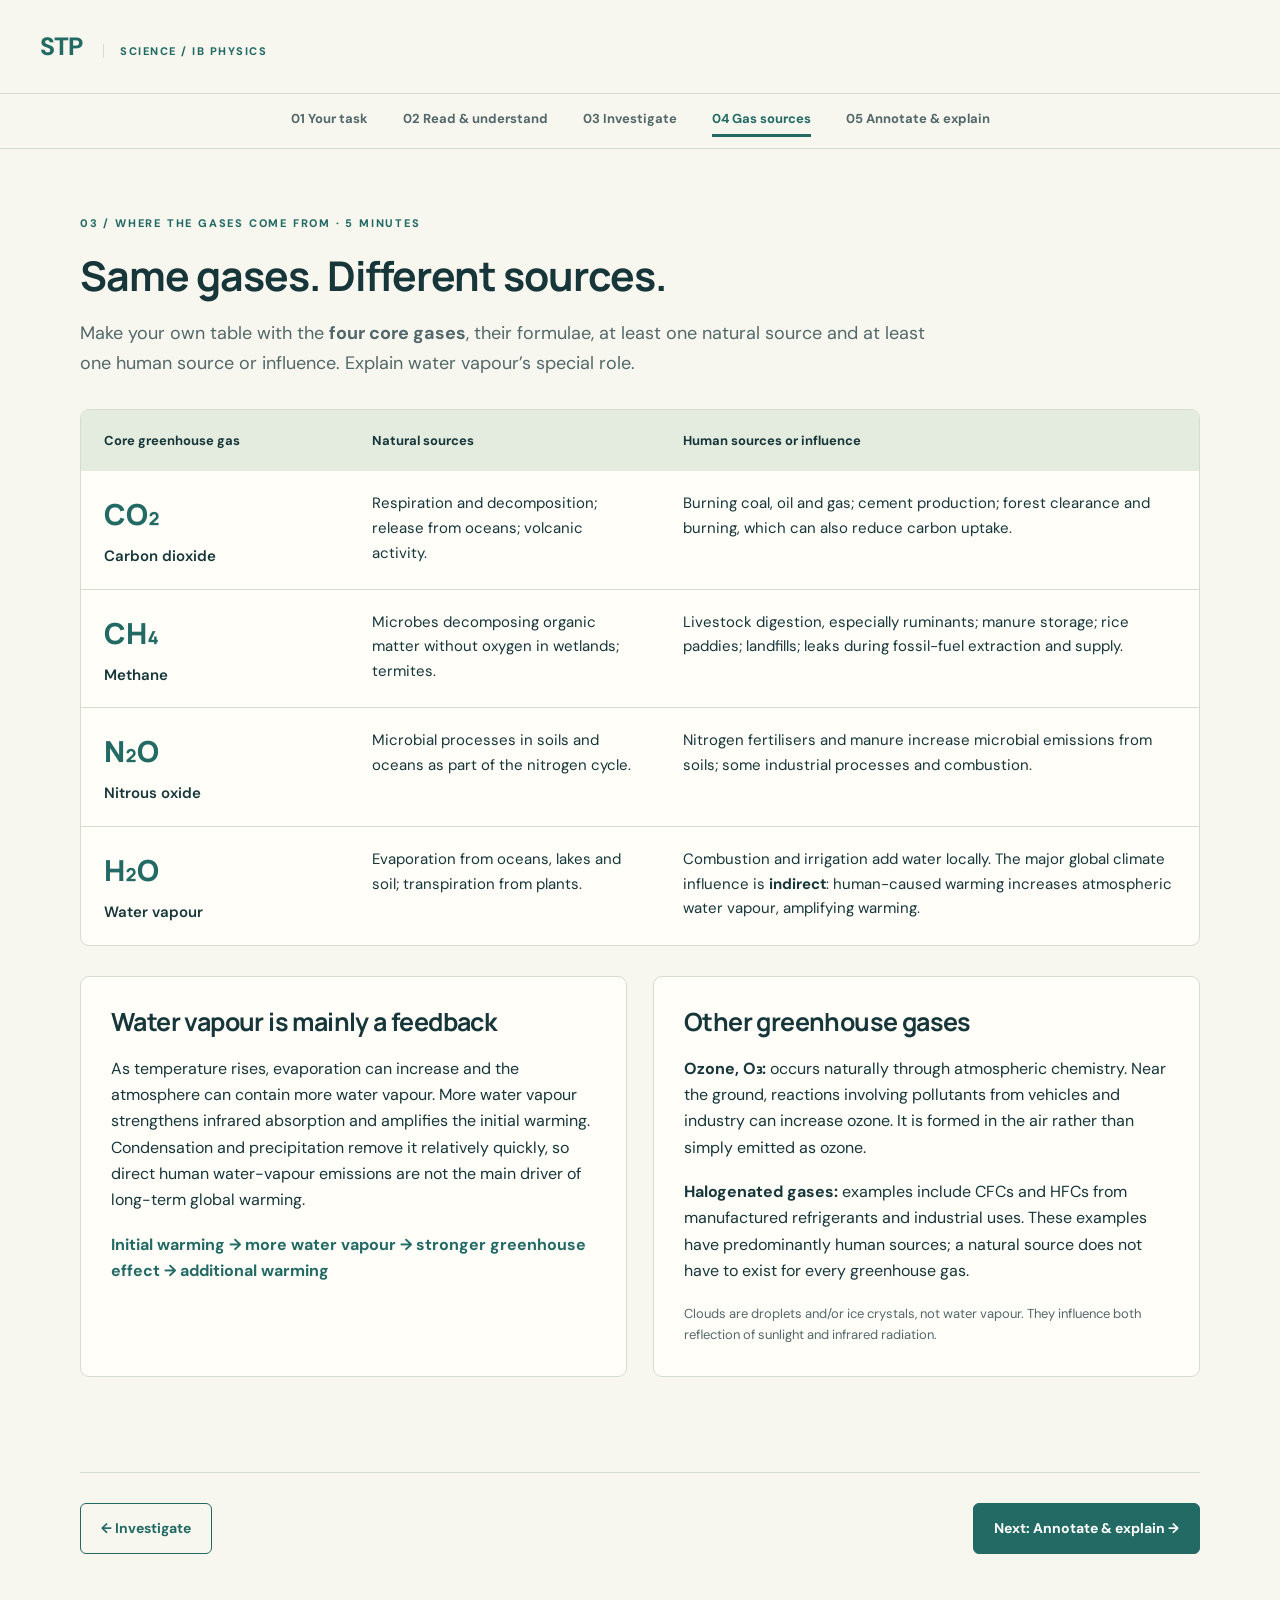
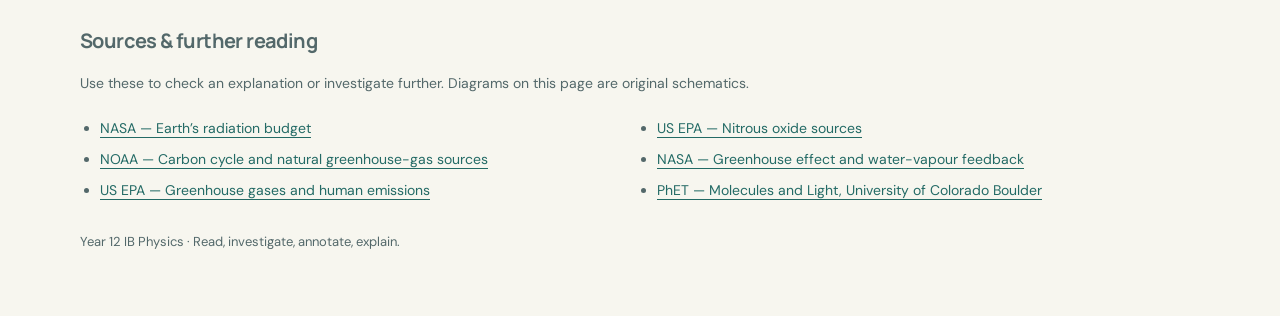
<file: greenhouse-effect/gases.html>
<!doctype html>
<html lang="en-NZ">
<head><meta charset="utf-8"><meta name="viewport" content="width=device-width,initial-scale=1"><title>The greenhouse effect | Gas sources | Year 12 IB Physics</title><meta name="description" content="Read, investigate with PhET, annotate and explain the greenhouse effect. A Year 12 IB Physics activity."><link rel="stylesheet" href="styles.css"></head>
<body>
<a class="skip" href="#main">Skip to content</a>
<header><a class="brand" href="index.html">STP <span>SCIENCE / IB PHYSICS</span></a></header>
<nav aria-label="Activity sections"><a href="index.html">01 Your task</a><a href="read.html">02 Read & understand</a><a href="molecules.html">03 Investigate</a><a href="gases.html" aria-current="page">04 Gas sources</a><a href="present.html">05 Annotate & explain</a></nav>
<main id="main"><section id="gases"><div class="section-head"><p class="eyebrow">03 / WHERE THE GASES COME FROM · 5 MINUTES</p><h2>Same gases. Different sources.</h2><p>Make your own table with the <strong>four core gases</strong>, their formulae, at least one natural source and at least one human source or influence. Explain water vapour’s special role.</p></div>
<div class="table-wrap"><table class="gas-table"><thead><tr><th>Core greenhouse gas</th><th>Natural sources</th><th>Human sources or influence</th></tr></thead><tbody>
<tr><th><span class="formula">CO₂</span>Carbon dioxide</th><td>Respiration and decomposition; release from oceans; volcanic activity.</td><td>Burning coal, oil and gas; cement production; forest clearance and burning, which can also reduce carbon uptake.</td></tr>
<tr><th><span class="formula">CH₄</span>Methane</th><td>Microbes decomposing organic matter without oxygen in wetlands; termites.</td><td>Livestock digestion, especially ruminants; manure storage; rice paddies; landfills; leaks during fossil-fuel extraction and supply.</td></tr>
<tr><th><span class="formula">N₂O</span>Nitrous oxide</th><td>Microbial processes in soils and oceans as part of the nitrogen cycle.</td><td>Nitrogen fertilisers and manure increase microbial emissions from soils; some industrial processes and combustion.</td></tr>
<tr><th><span class="formula">H₂O</span>Water vapour</th><td>Evaporation from oceans, lakes and soil; transpiration from plants.</td><td>Combustion and irrigation add water locally. The major global climate influence is <strong>indirect</strong>: human-caused warming increases atmospheric water vapour, amplifying warming.</td></tr>
</tbody></table></div>
<div class="two-col"><article class="reading"><h3>Water vapour is mainly a feedback</h3><p>As temperature rises, evaporation can increase and the atmosphere can contain more water vapour. More water vapour strengthens infrared absorption and amplifies the initial warming. Condensation and precipitation remove it relatively quickly, so direct human water-vapour emissions are not the main driver of long-term global warming.</p><p class="flow-text">Initial warming → more water vapour → stronger greenhouse effect → additional warming</p></article><article class="reading"><h3>Other greenhouse gases</h3><p><strong>Ozone, O₃:</strong> occurs naturally through atmospheric chemistry. Near the ground, reactions involving pollutants from vehicles and industry can increase ozone. It is formed in the air rather than simply emitted as ozone.</p><p><strong>Halogenated gases:</strong> examples include CFCs and HFCs from manufactured refrigerants and industrial uses. These examples have predominantly human sources; a natural source does not have to exist for every greenhouse gas.</p><p class="small-note">Clouds are droplets and/or ice crystals, not water vapour. They influence both reflection of sunlight and infrared radiation.</p></article></div>
</section><div class="page-pager"><a href="molecules.html" class="button secondary">← Investigate</a><a href="present.html" class="button">Next: Annotate & explain →</a></div><footer><h3>Sources & further reading</h3><p>Use these to check an explanation or investigate further. Diagrams on this page are original schematics.</p><ul><li><a href="https://science.nasa.gov/ems/13_radiationbudget/" target="_blank" rel="noopener">NASA — Earth’s radiation budget</a></li><li><a href="https://gml.noaa.gov/education/carbon_toolkit/basics.html" target="_blank" rel="noopener">NOAA — Carbon cycle and natural greenhouse-gas sources</a></li><li><a href="https://www.epa.gov/ghgemissions/overview-greenhouse-gases" target="_blank" rel="noopener">US EPA — Greenhouse gases and human emissions</a></li><li><a href="https://www.epa.gov/ghgemissions/nitrous-oxide-emissions" target="_blank" rel="noopener">US EPA — Nitrous oxide sources</a></li><li><a href="https://science.nasa.gov/climate-change/faq/what-is-the-greenhouse-effect/" target="_blank" rel="noopener">NASA — Greenhouse effect and water-vapour feedback</a></li><li><a href="https://phet.colorado.edu/en/simulations/molecules-and-light" target="_blank" rel="noopener">PhET — Molecules and Light, University of Colorado Boulder</a></li></ul><p class="small-note">Year 12 IB Physics · Read, investigate, annotate, explain.</p></footer>
</main><script src="app.js"></script></body></html>
</file>
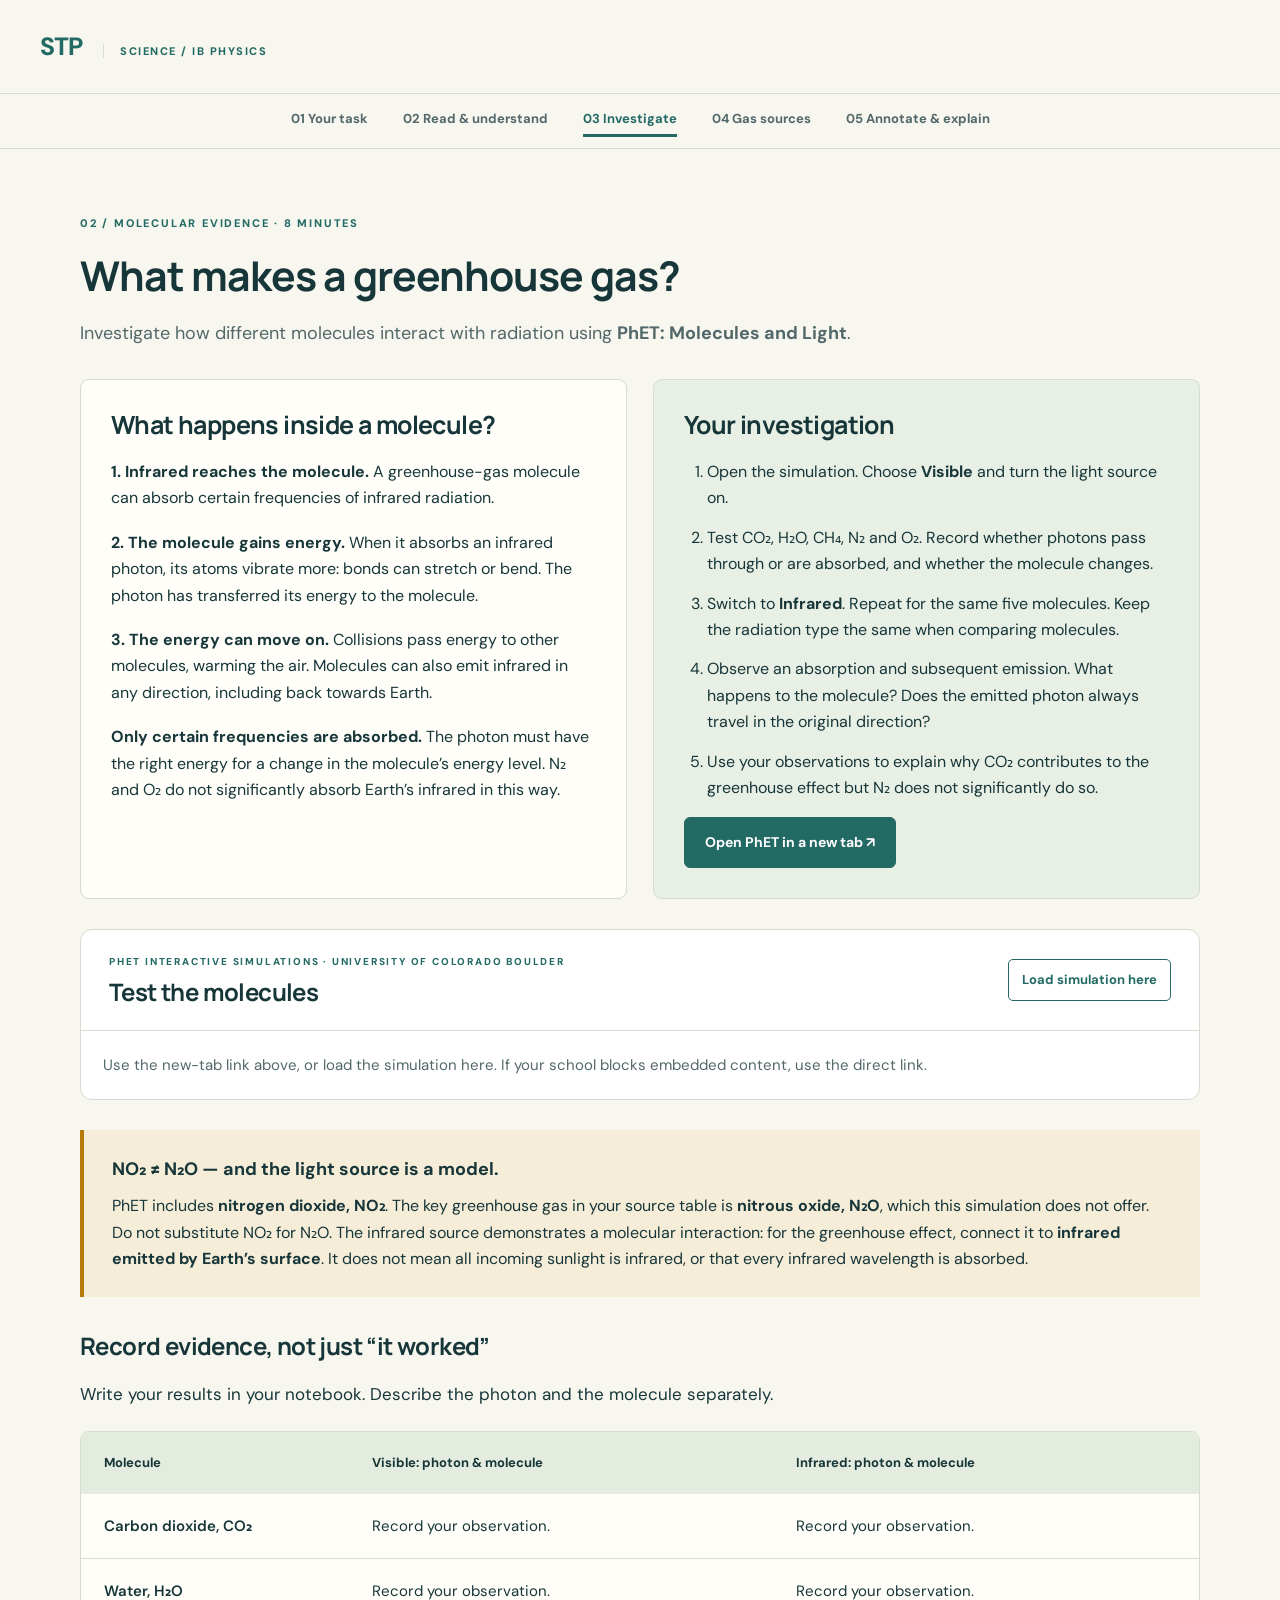
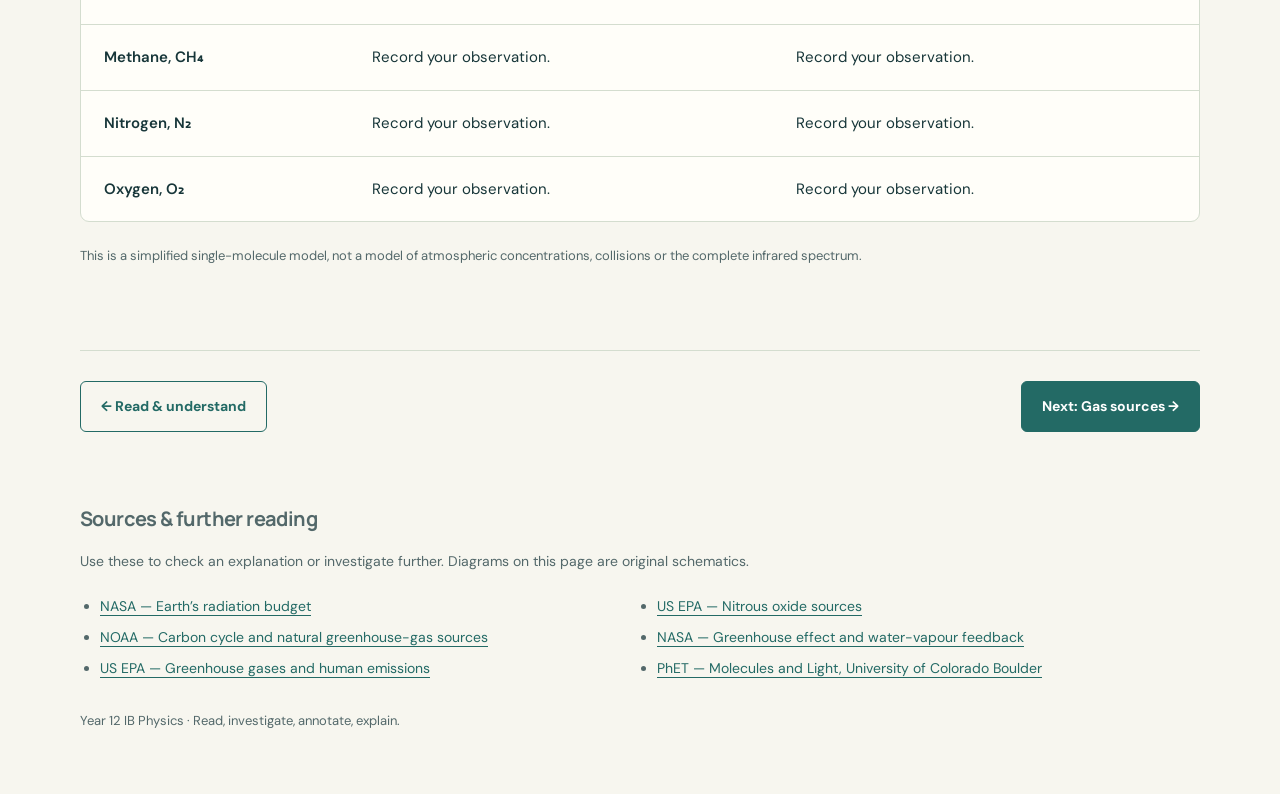
<file: greenhouse-effect/molecules.html>
<!doctype html>
<html lang="en-NZ">
<head><meta charset="utf-8"><meta name="viewport" content="width=device-width,initial-scale=1"><title>The greenhouse effect | Investigate | Year 12 IB Physics</title><meta name="description" content="Read, investigate with PhET, annotate and explain the greenhouse effect. A Year 12 IB Physics activity."><link rel="stylesheet" href="styles.css"></head>
<body>
<a class="skip" href="#main">Skip to content</a>
<header><a class="brand" href="index.html">STP <span>SCIENCE / IB PHYSICS</span></a></header>
<nav aria-label="Activity sections"><a href="index.html">01 Your task</a><a href="read.html">02 Read & understand</a><a href="molecules.html" aria-current="page">03 Investigate</a><a href="gases.html">04 Gas sources</a><a href="present.html">05 Annotate & explain</a></nav>
<main id="main"><section id="molecules"><div class="section-head"><p class="eyebrow">02 / MOLECULAR EVIDENCE · 8 MINUTES</p><h2>What makes a greenhouse gas?</h2><p>Investigate how different molecules interact with radiation using <strong>PhET: Molecules and Light</strong>.</p></div>
<div class="two-col"><article class="reading"><h3>What happens inside a molecule?</h3><p><strong>1. Infrared reaches the molecule.</strong> A greenhouse-gas molecule can absorb certain frequencies of infrared radiation.</p><p><strong>2. The molecule gains energy.</strong> When it absorbs an infrared photon, its atoms vibrate more: bonds can stretch or bend. The photon has transferred its energy to the molecule.</p><p><strong>3. The energy can move on.</strong> Collisions pass energy to other molecules, warming the air. Molecules can also emit infrared in any direction, including back towards Earth.</p><p><strong>Only certain frequencies are absorbed.</strong> The photon must have the right energy for a change in the molecule’s energy level. N₂ and O₂ do not significantly absorb Earth’s infrared in this way.</p></article><article class="reading accent"><h3>Your investigation</h3><ol><li>Open the simulation. Choose <strong>Visible</strong> and turn the light source on.</li><li>Test CO₂, H₂O, CH₄, N₂ and O₂. Record whether photons pass through or are absorbed, and whether the molecule changes.</li><li>Switch to <strong>Infrared</strong>. Repeat for the same five molecules. Keep the radiation type the same when comparing molecules.</li><li>Observe an absorption and subsequent emission. What happens to the molecule? Does the emitted photon always travel in the original direction?</li><li>Use your observations to explain why CO₂ contributes to the greenhouse effect but N₂ does not significantly do so.</li></ol><a class="button" href="https://phet.colorado.edu/sims/html/molecules-and-light/latest/molecules-and-light_all.html" target="_blank" rel="noopener">Open PhET in a new tab ↗</a></article></div>
<div class="sim-wrap"><div class="diagram-top"><div><p class="eyebrow">PHET INTERACTIVE SIMULATIONS · UNIVERSITY OF COLORADO BOULDER</p><h3>Test the molecules</h3></div><button id="load-sim" class="small-button" type="button">Load simulation here</button></div><div id="sim-container"><p>Use the new-tab link above, or load the simulation here. If your school blocks embedded content, use the direct link.</p></div></div>
<div class="callout warning"><b>NO₂ ≠ N₂O — and the light source is a model.</b><p>PhET includes <strong>nitrogen dioxide, NO₂</strong>. The key greenhouse gas in your source table is <strong>nitrous oxide, N₂O</strong>, which this simulation does not offer. Do not substitute NO₂ for N₂O. The infrared source demonstrates a molecular interaction: for the greenhouse effect, connect it to <strong>infrared emitted by Earth’s surface</strong>. It does not mean all incoming sunlight is infrared, or that every infrared wavelength is absorbed.</p></div>
<h3 class="subhead">Record evidence, not just “it worked”</h3><p>Write your results in your notebook. Describe the photon and the molecule separately.</p><div class="table-wrap"><table><thead><tr><th>Molecule</th><th>Visible: photon & molecule</th><th>Infrared: photon & molecule</th></tr></thead><tbody><tr><th>Carbon dioxide, CO₂</th><td>Record your observation.</td><td>Record your observation.</td></tr><tr><th>Water, H₂O</th><td>Record your observation.</td><td>Record your observation.</td></tr><tr><th>Methane, CH₄</th><td>Record your observation.</td><td>Record your observation.</td></tr><tr><th>Nitrogen, N₂</th><td>Record your observation.</td><td>Record your observation.</td></tr><tr><th>Oxygen, O₂</th><td>Record your observation.</td><td>Record your observation.</td></tr></tbody></table></div><p class="small-note">This is a simplified single-molecule model, not a model of atmospheric concentrations, collisions or the complete infrared spectrum.</p>
</section><div class="page-pager"><a href="read.html" class="button secondary">← Read & understand</a><a href="gases.html" class="button">Next: Gas sources →</a></div><footer><h3>Sources & further reading</h3><p>Use these to check an explanation or investigate further. Diagrams on this page are original schematics.</p><ul><li><a href="https://science.nasa.gov/ems/13_radiationbudget/" target="_blank" rel="noopener">NASA — Earth’s radiation budget</a></li><li><a href="https://gml.noaa.gov/education/carbon_toolkit/basics.html" target="_blank" rel="noopener">NOAA — Carbon cycle and natural greenhouse-gas sources</a></li><li><a href="https://www.epa.gov/ghgemissions/overview-greenhouse-gases" target="_blank" rel="noopener">US EPA — Greenhouse gases and human emissions</a></li><li><a href="https://www.epa.gov/ghgemissions/nitrous-oxide-emissions" target="_blank" rel="noopener">US EPA — Nitrous oxide sources</a></li><li><a href="https://science.nasa.gov/climate-change/faq/what-is-the-greenhouse-effect/" target="_blank" rel="noopener">NASA — Greenhouse effect and water-vapour feedback</a></li><li><a href="https://phet.colorado.edu/en/simulations/molecules-and-light" target="_blank" rel="noopener">PhET — Molecules and Light, University of Colorado Boulder</a></li></ul><p class="small-note">Year 12 IB Physics · Read, investigate, annotate, explain.</p></footer>
</main><script src="app.js"></script></body></html>
</file>
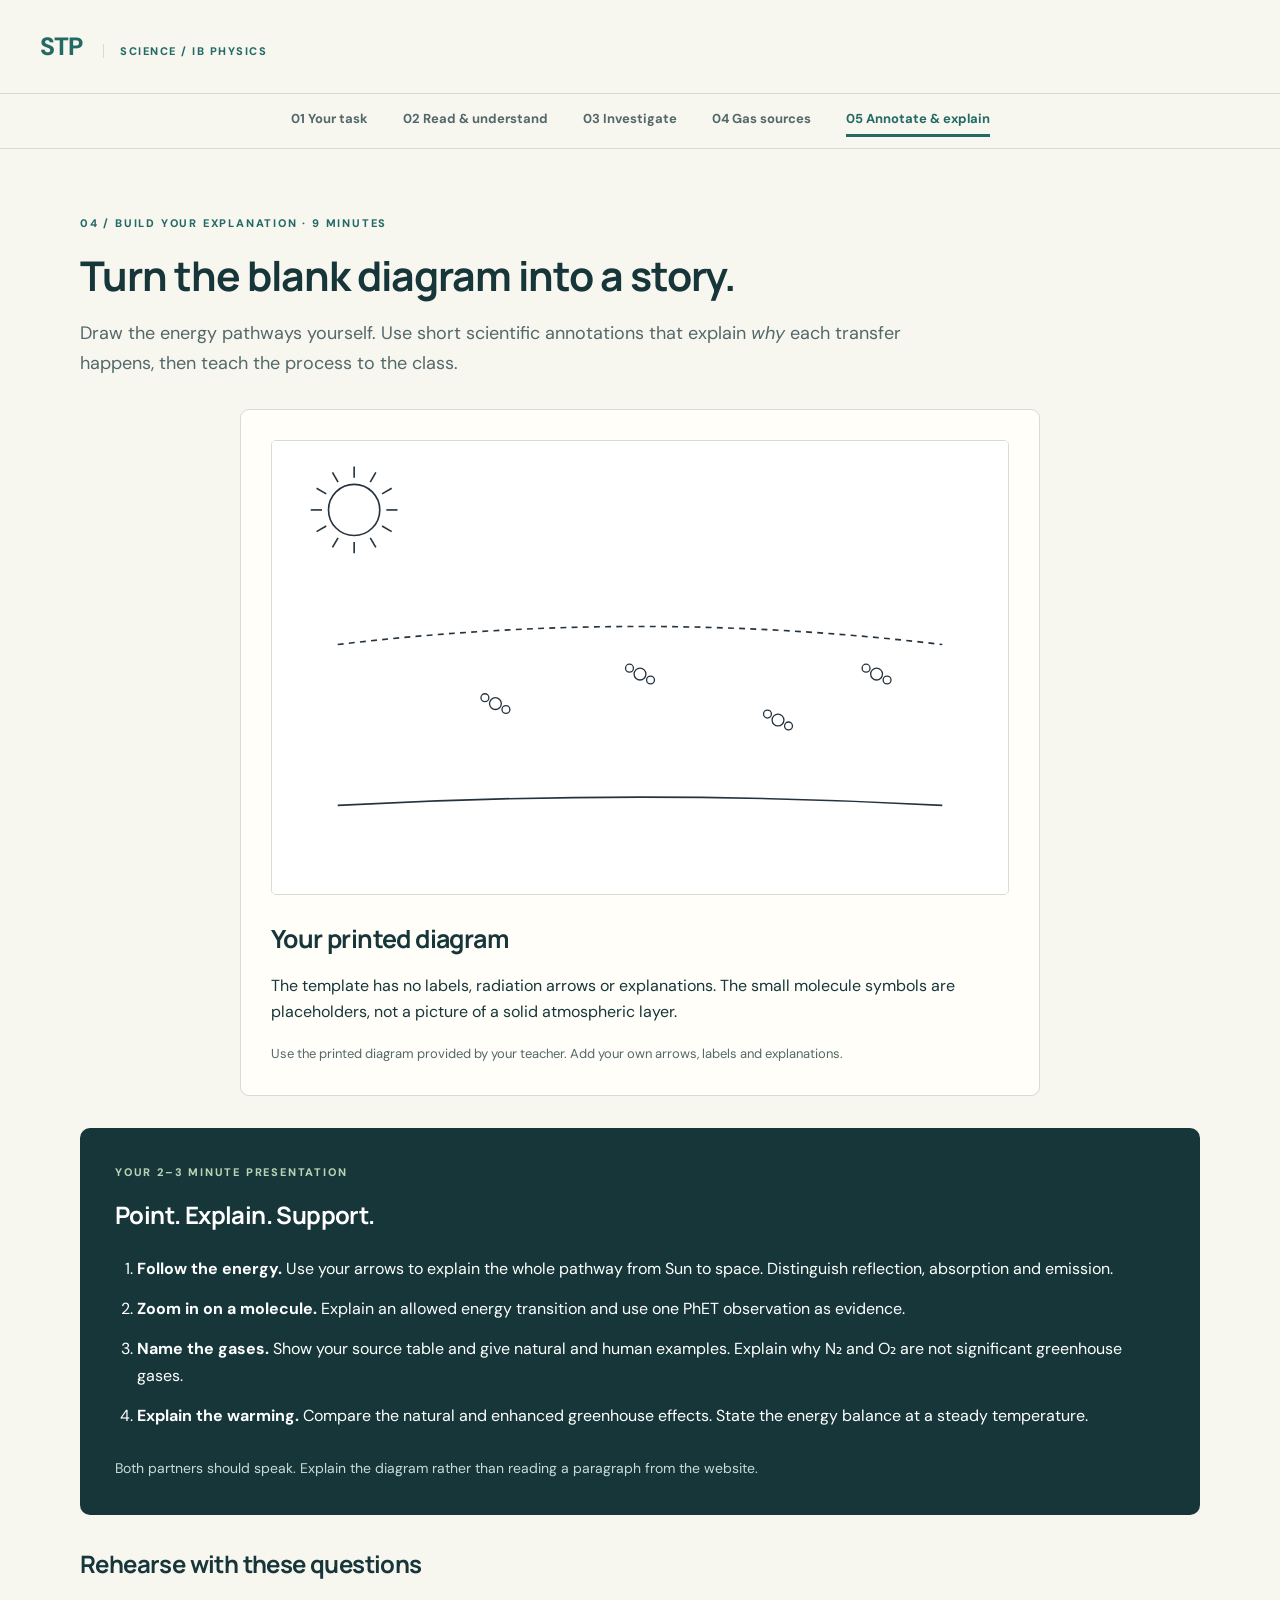
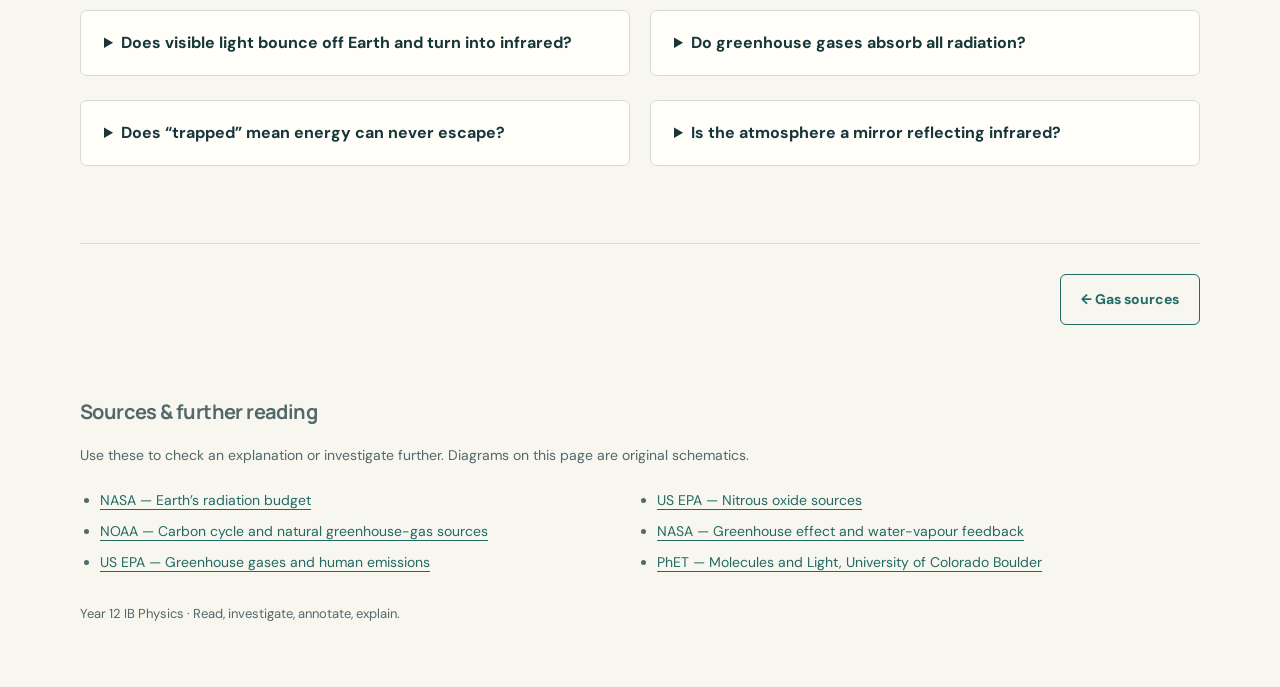
<file: greenhouse-effect/present.html>
<!doctype html>
<html lang="en-NZ">
<head><meta charset="utf-8"><meta name="viewport" content="width=device-width,initial-scale=1"><title>The greenhouse effect | Annotate & explain | Year 12 IB Physics</title><meta name="description" content="Read, investigate with PhET, annotate and explain the greenhouse effect. A Year 12 IB Physics activity."><link rel="stylesheet" href="styles.css"></head>
<body>
<a class="skip" href="#main">Skip to content</a>
<header><a class="brand" href="index.html">STP <span>SCIENCE / IB PHYSICS</span></a></header>
<nav aria-label="Activity sections"><a href="index.html">01 Your task</a><a href="read.html">02 Read & understand</a><a href="molecules.html">03 Investigate</a><a href="gases.html">04 Gas sources</a><a href="present.html" aria-current="page">05 Annotate & explain</a></nav>
<main id="main"><section id="present"><div class="section-head"><p class="eyebrow">04 / BUILD YOUR EXPLANATION · 9 MINUTES</p><h2>Turn the blank diagram into a story.</h2><p>Draw the energy pathways yourself. Use short scientific annotations that explain <em>why</em> each transfer happens, then teach the process to the class.</p></div>
<div style="max-width:800px;margin:30px auto"><article class="reading template-card"><img src="assets/Greenhouse-Effect-Blank-Diagram.svg" alt="Unlabelled diagram with a Sun, atmospheric boundary, four molecule symbols and a ground line. Students add all radiation arrows, labels and explanations." loading="lazy"><h3>Your printed diagram</h3><p>The template has no labels, radiation arrows or explanations. The small molecule symbols are placeholders, not a picture of a solid atmospheric layer.</p><p class="small-note">Use the printed diagram provided by your teacher. Add your own arrows, labels and explanations.</p></article></div>
<div class="presentation"><div><p class="eyebrow">YOUR 2–3 MINUTE PRESENTATION</p><h3>Point. Explain. Support.</h3></div><ol><li><b>Follow the energy.</b> Use your arrows to explain the whole pathway from Sun to space. Distinguish reflection, absorption and emission.</li><li><b>Zoom in on a molecule.</b> Explain an allowed energy transition and use one PhET observation as evidence.</li><li><b>Name the gases.</b> Show your source table and give natural and human examples. Explain why N₂ and O₂ are not significant greenhouse gases.</li><li><b>Explain the warming.</b> Compare the natural and enhanced greenhouse effects. State the energy balance at a steady temperature.</li></ol><p>Both partners should speak. Explain the diagram rather than reading a paragraph from the website.</p></div>
<h3 class="subhead">Rehearse with these questions</h3><div class="qa-grid"><details><summary>Does visible light bounce off Earth and turn into infrared?</summary><div class="details-body">No. Reflected visible light remains visible. Absorbed radiation transfers energy to the surface; the warm surface then emits its own thermal infrared radiation.</div></details><details><summary>Do greenhouse gases absorb all radiation?</summary><div class="details-body">No. Absorption depends on wavelength and allowed molecular energy transitions. Much visible sunlight passes through, and some outgoing infrared also escapes.</div></details><details><summary>Does “trapped” mean energy can never escape?</summary><div class="details-body">No. Energy still escapes to space. Greenhouse gases reduce outgoing radiation for a given temperature profile. A warmer equilibrium restores the balance between absorbed solar power and outgoing thermal power.</div></details><details><summary>Is the atmosphere a mirror reflecting infrared?</summary><div class="details-body">No. Greenhouse gases absorb infrared and the atmosphere emits infrared in all directions. Collisions also exchange energy between molecules. This is different from mirror reflection.</div></details></div>
</section><div class="page-pager"><a href="gases.html" class="button secondary">← Gas sources</a></div><footer><h3>Sources & further reading</h3><p>Use these to check an explanation or investigate further. Diagrams on this page are original schematics.</p><ul><li><a href="https://science.nasa.gov/ems/13_radiationbudget/" target="_blank" rel="noopener">NASA — Earth’s radiation budget</a></li><li><a href="https://gml.noaa.gov/education/carbon_toolkit/basics.html" target="_blank" rel="noopener">NOAA — Carbon cycle and natural greenhouse-gas sources</a></li><li><a href="https://www.epa.gov/ghgemissions/overview-greenhouse-gases" target="_blank" rel="noopener">US EPA — Greenhouse gases and human emissions</a></li><li><a href="https://www.epa.gov/ghgemissions/nitrous-oxide-emissions" target="_blank" rel="noopener">US EPA — Nitrous oxide sources</a></li><li><a href="https://science.nasa.gov/climate-change/faq/what-is-the-greenhouse-effect/" target="_blank" rel="noopener">NASA — Greenhouse effect and water-vapour feedback</a></li><li><a href="https://phet.colorado.edu/en/simulations/molecules-and-light" target="_blank" rel="noopener">PhET — Molecules and Light, University of Colorado Boulder</a></li></ul><p class="small-note">Year 12 IB Physics · Read, investigate, annotate, explain.</p></footer>
</main><script src="app.js"></script></body></html>
</file>
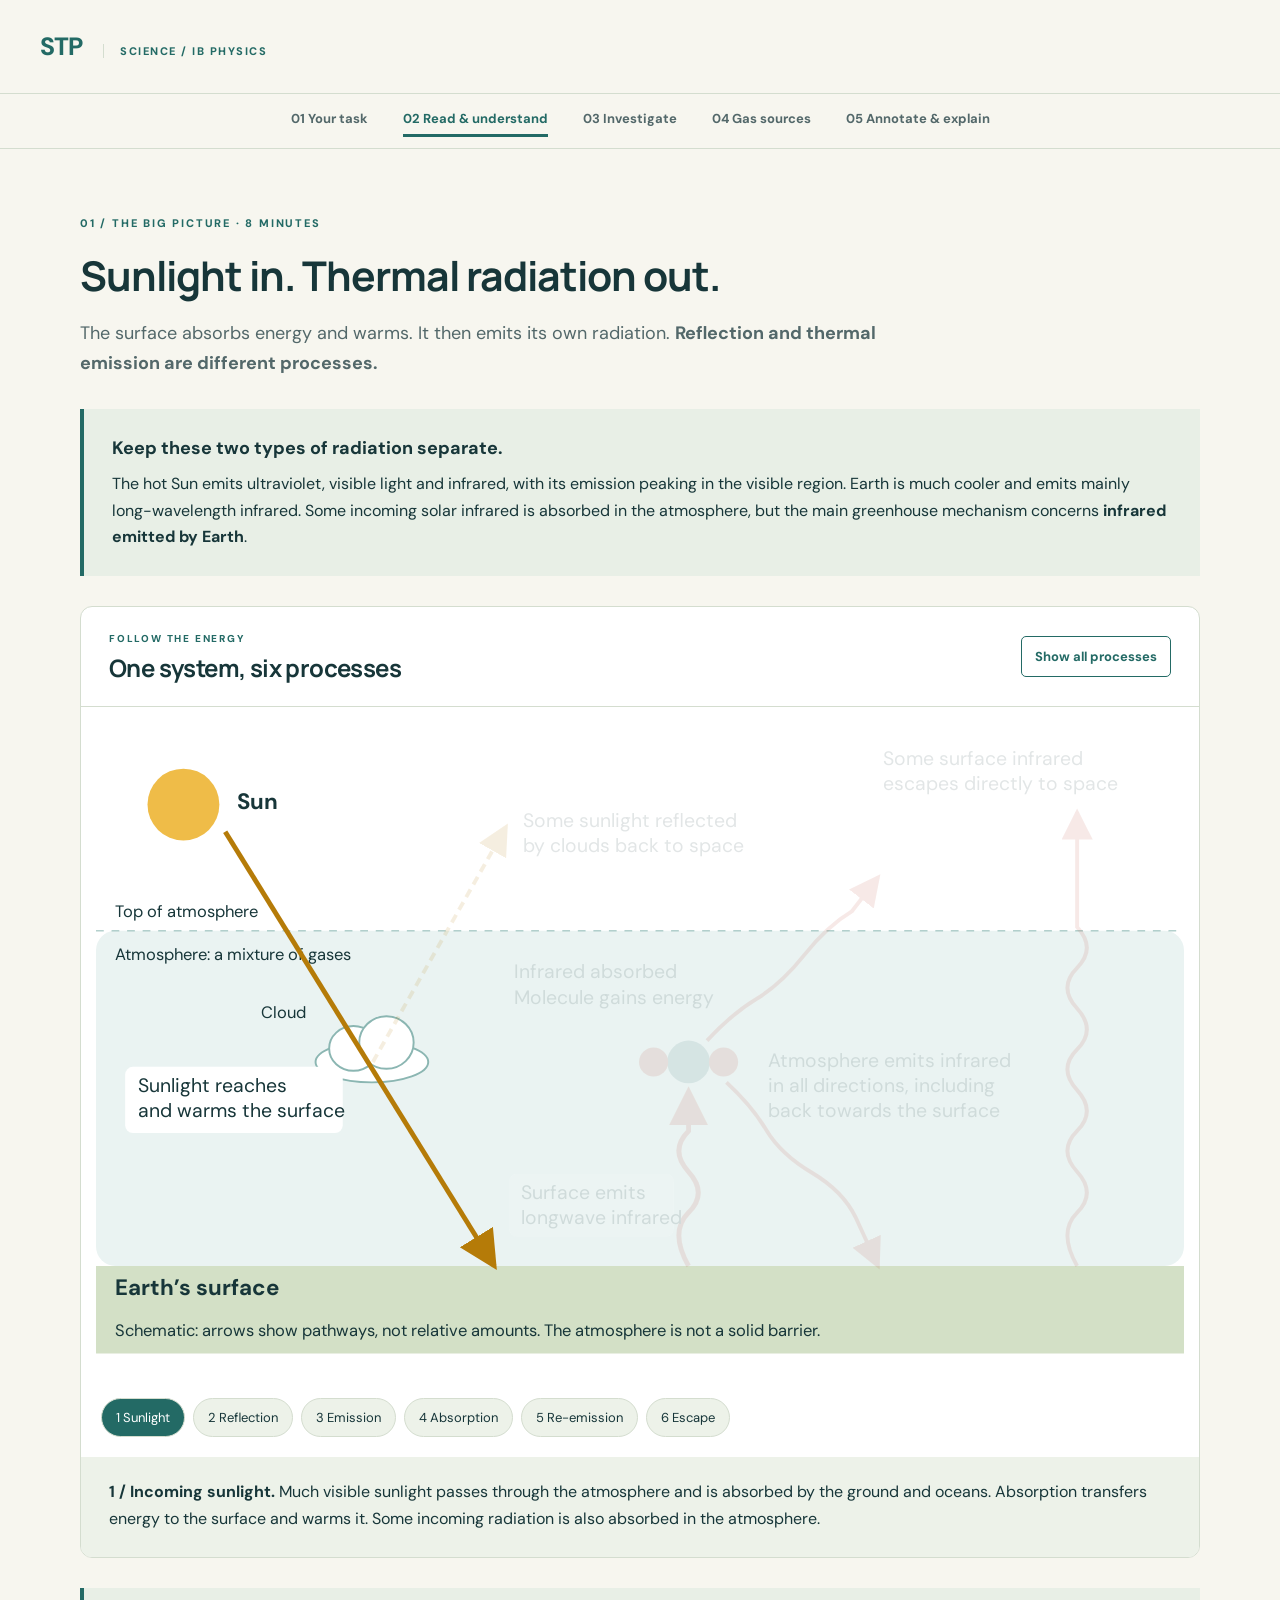
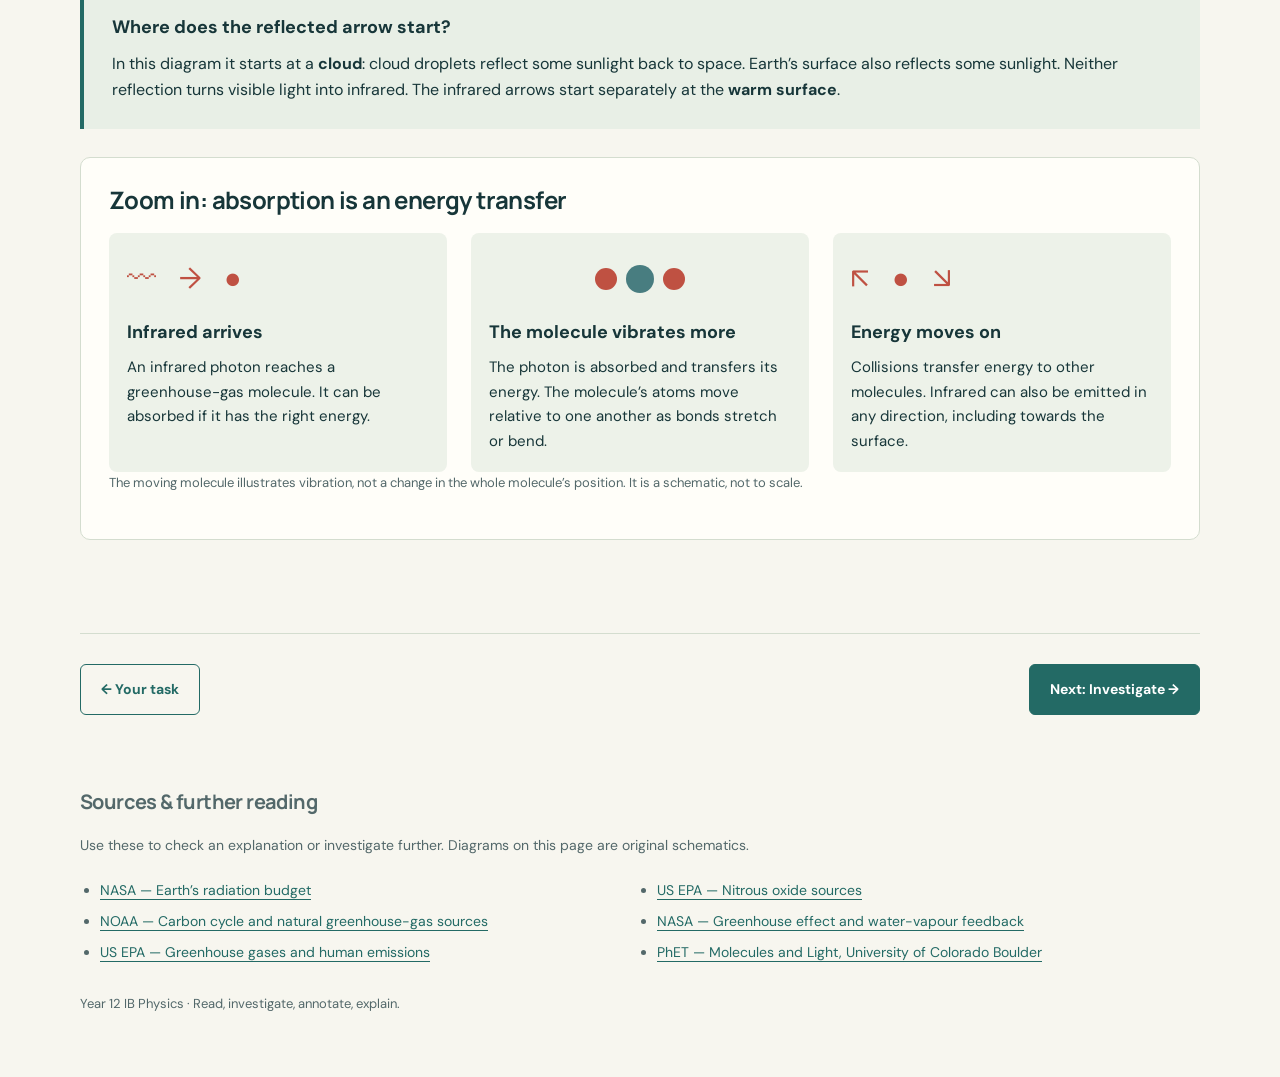
<file: greenhouse-effect/read.html>
<!doctype html>
<html lang="en-NZ">
<head><meta charset="utf-8"><meta name="viewport" content="width=device-width,initial-scale=1"><title>The greenhouse effect | Read & understand | Year 12 IB Physics</title><meta name="description" content="Read, investigate with PhET, annotate and explain the greenhouse effect. A Year 12 IB Physics activity."><link rel="stylesheet" href="styles.css"></head>
<body>
<a class="skip" href="#main">Skip to content</a>
<header><a class="brand" href="index.html">STP <span>SCIENCE / IB PHYSICS</span></a></header>
<nav aria-label="Activity sections"><a href="index.html">01 Your task</a><a href="read.html" aria-current="page">02 Read & understand</a><a href="molecules.html">03 Investigate</a><a href="gases.html">04 Gas sources</a><a href="present.html">05 Annotate & explain</a></nav>
<main id="main"><section id="read"><div class="section-head"><p class="eyebrow">01 / THE BIG PICTURE · 8 MINUTES</p><h2>Sunlight in. Thermal radiation out.</h2><p>The surface absorbs energy and warms. It then emits its own radiation. <strong>Reflection and thermal emission are different processes.</strong></p></div>
<div class="callout"><b>Keep these two types of radiation separate.</b><p>The hot Sun emits ultraviolet, visible light and infrared, with its emission peaking in the visible region. Earth is much cooler and emits mainly long-wavelength infrared. Some incoming solar infrared is absorbed in the atmosphere, but the main greenhouse mechanism concerns <strong>infrared emitted by Earth</strong>.</p></div>
<div class="diagram-card"><div class="diagram-top"><div><p class="eyebrow">FOLLOW THE ENERGY</p><h3>One system, six processes</h3></div><button id="show-all" class="small-button" type="button">Show all processes</button></div>
<div class="diagram-scroll"><svg id="energy-diagram" viewBox="0 0 1120 670" role="img" aria-labelledby="diagram-title diagram-desc"><title id="diagram-title">Energy transfers in the greenhouse effect</title><desc id="diagram-desc">Incoming sunlight warms the surface. Some sunlight is reflected. The surface emits longwave infrared; some escapes directly and some is absorbed by greenhouse gases. The atmosphere emits infrared upwards and downwards.</desc><defs><marker id="ay" markerWidth="9" markerHeight="9" refX="7" refY="4" orient="auto"><path d="M0 0 L8 4 L0 8" fill="#b57b08"/></marker><marker id="ar" markerWidth="9" markerHeight="9" refX="7" refY="4" orient="auto"><path d="M0 0 L8 4 L0 8" fill="#bf5142"/></marker></defs>
<rect x="0" y="215" width="1120" height="345" rx="20" fill="#eaf3f2"/><path d="M0 215H1120" stroke="#8bb6b2" stroke-dasharray="8 8"/><path d="M0 560H1120V650H0Z" fill="#d3e0c6"/>
<circle cx="90" cy="85" r="37" fill="#efbc48"/><text x="145" y="90" class="svg-bold">Sun</text><text x="20" y="201" class="svg-small">Top of atmosphere</text><text x="20" y="590" class="svg-bold">Earth’s surface</text><text x="20" y="245" class="svg-small">Atmosphere: a mixture of gases</text>
<g aria-label="Cloud" fill="white" stroke="#8bb6b2" stroke-width="2"><ellipse cx="284" cy="350" rx="58" ry="21"/><ellipse cx="265" cy="336" rx="25" ry="23"/><ellipse cx="299" cy="330" rx="28" ry="27"/></g><text x="170" y="305" class="svg-small">Cloud</text>
<g class="process" data-process="0"><path d="M133 113 L410 560" stroke="#b57b08" stroke-width="5" marker-end="url(#ay)" fill="none"/><rect x="30" y="355" width="224" height="68" rx="8" fill="white"/><text x="43" y="381">Sunlight reaches</text><text x="43" y="407">and warms the surface</text></g>
<g class="process" data-process="1"><path d="M285 350 L422 108" stroke="#b57b08" stroke-width="4" stroke-dasharray="9 6" marker-end="url(#ay)" fill="none"/><text x="440" y="108">Some sunlight reflected</text><text x="440" y="134">by clouds back to space</text></g>
<g class="process" data-process="2"><path d="M610 560 Q590 525 610 505 T610 463 T610 421 L610 380" stroke="#bf5142" stroke-width="5" marker-end="url(#ar)" fill="none"/><rect x="425" y="465" width="170" height="65" rx="8" fill="white"/><text x="438" y="491">Surface emits</text><text x="438" y="517">longwave infrared</text></g>
<g class="process" data-process="3"><path d="M574 350H646" stroke="#487d80" stroke-width="7"/><circle cx="610" cy="350" r="22" fill="#487d80"/><circle class="atom-left" cx="574" cy="350" r="15" fill="#bf5142"/><circle class="atom-right" cx="646" cy="350" r="15" fill="#bf5142"/><text x="430" y="264">Infrared absorbed</text><text x="430" y="290">Molecule gains energy</text></g>
<g class="process" data-process="4"><path d="M629 328 Q655 300 680 285 T729 240 T778 195 L805 160" stroke="#bf5142" stroke-width="4" marker-end="url(#ar)" fill="none"/><path d="M649 371 Q675 395 690 420 T737 464 T782 510 L805 560" stroke="#bf5142" stroke-width="4" marker-end="url(#ar)" fill="none"/><text x="692" y="355">Atmosphere emits infrared</text><text x="692" y="381">in all directions, including</text><text x="692" y="407">back towards the surface</text></g>
<g class="process" data-process="5"><path d="M1010 560 Q990 525 1010 505 T1010 463 T1010 421 T1010 379 T1010 337 T1010 295 T1010 253 T1010 211 L1010 93" stroke="#bf5142" stroke-width="4" marker-end="url(#ar)" fill="none"/><text x="810" y="44">Some surface infrared</text><text x="810" y="70">escapes directly to space</text></g>
<text x="20" y="632" class="svg-small">Schematic: arrows show pathways, not relative amounts. The atmosphere is not a solid barrier.</text></svg></div>
<div class="step-buttons" role="group" aria-label="Explore energy transfer processes"><button type="button" data-step="0">1 Sunlight</button><button type="button" data-step="1">2 Reflection</button><button type="button" data-step="2">3 Emission</button><button type="button" data-step="3">4 Absorption</button><button type="button" data-step="4">5 Re-emission</button><button type="button" data-step="5">6 Escape</button></div><div id="step-explanation" class="step-explanation" aria-live="polite">Select a process to highlight its pathway and read the explanation.</div></div>

<div class="callout"><b>Where does the reflected arrow start?</b><p>In this diagram it starts at a <strong>cloud</strong>: cloud droplets reflect some sunlight back to space. Earth’s surface also reflects some sunlight. Neither reflection turns visible light into infrared. The infrared arrows start separately at the <strong>warm surface</strong>.</p></div>
<div class="molecule-story"><h3>Zoom in: absorption is an energy transfer</h3><div class="molecule-cards"><article><span class="mini-visual">〰 → ●</span><h4>Infrared arrives</h4><p>An infrared photon reaches a greenhouse-gas molecule. It can be absorbed if it has the right energy.</p></article><article><div class="mini-molecule" aria-hidden="true"><i></i><b></b><i></i></div><h4>The molecule vibrates more</h4><p>The photon is absorbed and transfers its energy. The molecule’s atoms move relative to one another as bonds stretch or bend.</p></article><article><span class="mini-visual">↖ ● ↘</span><h4>Energy moves on</h4><p>Collisions transfer energy to other molecules. Infrared can also be emitted in any direction, including towards the surface.</p></article></div><p class="small-note">The moving molecule illustrates vibration, not a change in the whole molecule’s position. It is a schematic, not to scale.</p></div>
</section><div class="page-pager"><a href="index.html" class="button secondary">← Your task</a><a href="molecules.html" class="button">Next: Investigate →</a></div><footer><h3>Sources & further reading</h3><p>Use these to check an explanation or investigate further. Diagrams on this page are original schematics.</p><ul><li><a href="https://science.nasa.gov/ems/13_radiationbudget/" target="_blank" rel="noopener">NASA — Earth’s radiation budget</a></li><li><a href="https://gml.noaa.gov/education/carbon_toolkit/basics.html" target="_blank" rel="noopener">NOAA — Carbon cycle and natural greenhouse-gas sources</a></li><li><a href="https://www.epa.gov/ghgemissions/overview-greenhouse-gases" target="_blank" rel="noopener">US EPA — Greenhouse gases and human emissions</a></li><li><a href="https://www.epa.gov/ghgemissions/nitrous-oxide-emissions" target="_blank" rel="noopener">US EPA — Nitrous oxide sources</a></li><li><a href="https://science.nasa.gov/climate-change/faq/what-is-the-greenhouse-effect/" target="_blank" rel="noopener">NASA — Greenhouse effect and water-vapour feedback</a></li><li><a href="https://phet.colorado.edu/en/simulations/molecules-and-light" target="_blank" rel="noopener">PhET — Molecules and Light, University of Colorado Boulder</a></li></ul><p class="small-note">Year 12 IB Physics · Read, investigate, annotate, explain.</p></footer>
</main><script src="app.js"></script></body></html>
</file>
<file: styles.css>
:root {
  --navy: #07284f;
  --cyan: #00a9d6;
  --cyan-deep: #05759d;
  --sky: #dff5fb;
  --background: #eef5f8;
  --card: #ffffff;
  --ink: #142b3a;
  --muted: #607684;
  --line: #cedde4;
  --answer: #eff9f5;
  --good: #16734b;
  --review: #a45412;
  --shadow: 0 18px 45px rgba(7, 40, 79, 0.13);
}

:root[data-theme="dark"] {
  --navy: #8bdcf0;
  --cyan: #53cbed;
  --cyan-deep: #66d4f1;
  --sky: #183846;
  --background: #0f202a;
  --card: #172d38;
  --ink: #eef8fb;
  --muted: #aac0c9;
  --line: #36505c;
  --answer: #1d3d36;
  --good: #71d6a5;
  --review: #ffc17d;
  --shadow: 0 18px 45px rgba(0, 0, 0, 0.28);
}

* {
  box-sizing: border-box;
}

html {
  scroll-behavior: smooth;
}

body {
  min-height: 100vh;
  margin: 0;
  color: var(--ink);
  background:
    radial-gradient(circle at 95% 12%, rgba(0, 169, 214, 0.08), transparent 26rem),
    var(--background);
  font-family: Inter, "Segoe UI", Arial, sans-serif;
}

button,
select,
input {
  font: inherit;
}

button {
  touch-action: manipulation;
}

button:focus-visible,
select:focus-visible,
input:focus-visible,
[tabindex="-1"]:focus-visible {
  outline: 3px solid var(--cyan);
  outline-offset: 3px;
}

.site-header {
  color: #ffffff;
  background: #07284f;
  border-bottom: 5px solid var(--cyan);
}

.header-inner {
  display: flex;
  align-items: center;
  gap: 15px;
  max-width: 1500px;
  margin: 0 auto;
  padding: 17px 22px;
}

.school-badge {
  display: grid;
  flex: 0 0 54px;
  width: 54px;
  height: 54px;
  place-items: center;
  border-radius: 14px;
  background: linear-gradient(145deg, #00a9d6, #05759d);
  box-shadow: inset 0 0 0 2px rgba(255, 255, 255, 0.3);
  font-weight: 950;
  letter-spacing: 0.04em;
}

.brand {
  flex: 1;
}

.school-name {
  margin: 0;
  color: #bceefe;
  font-size: 0.76rem;
  font-weight: 850;
  letter-spacing: 0.13em;
  text-transform: uppercase;
}

.brand h1 {
  margin: 4px 0 0;
  font-size: clamp(1.12rem, 2.4vw, 1.85rem);
  line-height: 1.15;
}

.theme-toggle {
  display: grid;
  width: 43px;
  height: 43px;
  place-items: center;
  color: #ffffff;
  background: rgba(255, 255, 255, 0.1);
  border: 1px solid rgba(255, 255, 255, 0.35);
  border-radius: 50%;
  cursor: pointer;
  font-size: 1.05rem;
}

.theme-toggle:hover {
  background: rgba(255, 255, 255, 0.18);
}

main {
  max-width: 1500px;
  margin: 0 auto;
  padding: 27px 20px 48px;
}

.hero {
  display: flex;
  align-items: flex-end;
  justify-content: space-between;
  gap: 22px;
  margin-bottom: 22px;
}

.eyebrow {
  margin: 0;
  color: var(--cyan-deep);
  font-size: 0.78rem;
  font-weight: 900;
  letter-spacing: 0.1em;
  text-transform: uppercase;
}

.hero h2 {
  max-width: 780px;
  margin: 6px 0 9px;
  font-size: clamp(2rem, 5vw, 3.85rem);
  line-height: 1.02;
  letter-spacing: -0.04em;
}

.hero-copy {
  max-width: 750px;
  margin: 0;
  color: var(--muted);
  font-size: 1.02rem;
  line-height: 1.55;
}

.course-pill {
  padding: 8px 12px;
  color: var(--ink);
  background: var(--sky);
  border-radius: 999px;
  font-size: 0.8rem;
  font-weight: 850;
  white-space: nowrap;
}

.app-layout {
  display: grid;
  grid-template-columns: minmax(800px, 860px) minmax(400px, 1fr);
  align-items: start;
  gap: 20px;
}

.control-panel,
.quiz-card {
  background: var(--card);
  border: 1px solid var(--line);
  border-radius: 22px;
  box-shadow: var(--shadow);
}

.control-panel {
  position: sticky;
  top: 18px;
  padding: 18px;
}

.control-block {
  margin-bottom: 17px;
  padding-bottom: 17px;
  border-bottom: 1px solid var(--line);
}

.control-block:last-child {
  margin: 0;
  padding: 0;
  border: 0;
}

.label-row {
  display: flex;
  align-items: center;
  justify-content: space-between;
  gap: 12px;
  margin-bottom: 10px;
}

.control-block h3 {
  margin: 0 0 10px;
  color: var(--muted);
  font-size: 0.77rem;
  font-weight: 900;
  letter-spacing: 0.08em;
  text-transform: uppercase;
}

.label-row h3 {
  margin: 0;
}

.text-button {
  padding: 4px;
  color: var(--cyan-deep);
  background: transparent;
  border: 0;
  cursor: pointer;
  font-weight: 850;
}

.topic-list {
  display: grid;
  gap: 13px;
}

.topic-group-options {
  display: grid;
  grid-template-columns: repeat(3, minmax(0, 1fr));
  gap: 8px;
}

.topic-group-heading {
  margin: 0.85rem 0 0.25rem;
  color: var(--muted);
  font-size: 0.72rem;
  font-weight: 800;
  letter-spacing: 0.04em;
  text-transform: uppercase;
}

.topic-group-heading:first-child { margin-top: 0; }
.topic-disabled { opacity: 0.42; }

.topic-option {
  display: grid;
  grid-template-columns: auto auto minmax(0, 1fr) auto;
  align-items: center;
  gap: 8px;
  min-width: 0;
  min-height: 62px;
  padding: 9px;
  overflow: hidden;
  border: 1px solid var(--line);
  border-radius: 13px;
  cursor: pointer;
  transition: transform 0.15s, background 0.15s;
}

.topic-option:hover {
  background: var(--sky);
  transform: translateY(-1px);
}

.topic-option input {
  width: 18px;
  height: 18px;
  margin: 0;
  accent-color: var(--cyan);
}

.topic-icon {
  display: grid;
  width: 31px;
  height: 31px;
  place-items: center;
  border: 1px solid color-mix(in srgb, var(--topic) 55%, var(--line));
  border-radius: 9px;
  background: color-mix(in srgb, var(--topic) 13%, var(--card));
  font-size: 1rem;
}

.topic-name {
  min-width: 0;
  font-size: 0.86rem;
  font-weight: 800;
  line-height: 1.18;
  overflow-wrap: break-word;
}

.question-total {
  min-width: 43px;
  padding: 4px 7px;
  justify-self: end;
  color: var(--muted);
  background: var(--background);
  border-radius: 999px;
  font-size: 0.7rem;
  text-align: center;
  white-space: nowrap;
}

.selection-note,
.settings-note {
  margin: 8px 0 0;
  color: var(--muted);
  font-size: 0.8rem;
  line-height: 1.4;
}

.select-grid {
  display: grid;
  grid-template-columns: 1fr 1fr;
  gap: 9px;
}

select {
  width: 100%;
  padding: 10px;
  color: var(--ink);
  background: var(--card);
  border: 1px solid var(--line);
  border-radius: 11px;
}

.primary-button,
.secondary-button {
  width: 100%;
  padding: 12px 14px;
  border-radius: 12px;
  cursor: pointer;
  font-weight: 900;
  transition: filter 0.15s, transform 0.15s;
}

.primary-button {
  color: #06283b;
  background: var(--cyan);
  border: 1px solid var(--cyan);
}

.secondary-button {
  margin-top: 8px;
  color: var(--ink);
  background: var(--card);
  border: 1px solid var(--line);
}

.primary-button:hover:not(:disabled),
.secondary-button:hover:not(:disabled) {
  filter: brightness(1.02);
  transform: translateY(-1px);
}

button:disabled {
  opacity: 0.4;
  cursor: not-allowed;
}

.quiz-card {
  display: flex;
  min-height: 585px;
  flex-direction: column;
  padding: clamp(22px, 4vw, 42px);
}

.empty-state,
.summary-state {
  width: 100%;
  max-width: 610px;
  margin: auto;
  text-align: center;
}

.empty-icon {
  display: grid;
  width: 78px;
  height: 78px;
  margin: 0 auto 17px;
  place-items: center;
  background: var(--sky);
  border-radius: 24px;
  font-size: 2rem;
}

.empty-state h3,
.summary-state h3 {
  margin: 0 0 8px;
  font-size: 1.65rem;
}

.empty-state p,
.summary-state > p {
  margin: 0 auto;
  color: var(--muted);
  line-height: 1.55;
}

.shortcut-row {
  display: flex;
  justify-content: center;
  gap: 18px;
  margin-top: 24px;
  color: var(--muted);
  font-size: 0.8rem;
}

kbd {
  min-width: 25px;
  padding: 3px 6px;
  color: var(--ink);
  background: var(--background);
  border: 1px solid var(--line);
  border-bottom-width: 2px;
  border-radius: 6px;
  font-family: inherit;
  font-weight: 800;
}

.quiz-content {
  display: flex;
  min-height: 500px;
  flex-direction: column;
}

.quiz-meta {
  display: flex;
  justify-content: space-between;
  gap: 12px;
  color: var(--muted);
  font-size: 0.88rem;
}

.progress-track {
  height: 8px;
  margin: 14px 0 24px;
  overflow: hidden;
  background: var(--sky);
  border-radius: 999px;
}

.progress-track span {
  display: block;
  height: 100%;
  border-radius: inherit;
  background: linear-gradient(90deg, var(--cyan), #22c4b5);
  transition: width 0.2s;
}

.topic-tag {
  align-self: flex-start;
  margin-bottom: 17px;
  padding: 6px 10px;
  background: color-mix(in srgb, var(--topic) 12%, var(--card));
  border: 1px solid color-mix(in srgb, var(--topic) 45%, var(--line));
  border-radius: 999px;
  font-size: 0.79rem;
  font-weight: 900;
}

.quiz-content h3 {
  margin: 0 0 24px;
  font-size: clamp(1.35rem, 2.4vw, 2.15rem);
  line-height: 1.27;
  letter-spacing: -0.025em;
}

.reveal-button {
  align-self: flex-start;
  padding: 10px 16px;
  color: var(--cyan-deep);
  background: transparent;
  border: 1px solid var(--cyan);
  border-radius: 11px;
  cursor: pointer;
  font-weight: 900;
}

.answer-box {
  margin-bottom: 14px;
  padding: 18px;
  background: var(--answer);
  border: 1px solid var(--line);
  border-radius: 15px;
  font-size: 1.06rem;
  line-height: 1.55;
  animation: answer-in 0.18s ease-out;
}

@keyframes answer-in {
  from {
    opacity: 0;
    transform: translateY(5px);
  }
}

.answer-box strong {
  display: block;
  margin-bottom: 5px;
  color: var(--good);
}

.answer-box p {
  margin: 0;
}

.self-check {
  display: grid;
  grid-template-columns: 1fr 1fr;
  gap: 10px;
}

.self-check button {
  padding: 10px;
  color: var(--ink);
  background: var(--card);
  border: 1px solid var(--line);
  border-radius: 11px;
  cursor: pointer;
  font-weight: 850;
}

.self-check .secure.active {
  color: var(--good);
  background: var(--answer);
  border-color: var(--good);
}

.self-check .review.active {
  color: var(--review);
  background: var(--sky);
  border-color: var(--review);
}

.quiz-navigation {
  display: flex;
  justify-content: space-between;
  gap: 10px;
  margin-top: auto;
  padding-top: 28px;
}

.quiz-navigation button {
  padding: 10px 14px;
  color: var(--ink);
  background: var(--card);
  border: 1px solid var(--line);
  border-radius: 11px;
  cursor: pointer;
  font-weight: 850;
}

.quiz-navigation .finish-button {
  color: #06283b;
  background: var(--cyan);
  border-color: var(--cyan);
}

.score-ring {
  display: flex;
  width: 116px;
  height: 116px;
  margin: 0 auto 18px;
  flex-direction: column;
  align-items: center;
  justify-content: center;
  border: 8px solid var(--sky);
  border-top-color: var(--cyan);
  border-radius: 50%;
}

.score-ring strong {
  color: var(--cyan-deep);
  font-size: 2.6rem;
  line-height: 0.9;
}

.score-ring span {
  margin-top: 6px;
  color: var(--muted);
  font-size: 0.8rem;
}

.review-list {
  display: grid;
  gap: 9px;
  max-height: 250px;
  margin: 20px 0;
  padding-right: 4px;
  overflow: auto;
  text-align: left;
}

.review-list article {
  padding: 11px;
  border: 1px solid var(--line);
  border-radius: 12px;
}

.review-list strong,
.review-list span {
  display: block;
}

.review-list strong {
  margin-bottom: 4px;
  font-size: 0.92rem;
}

.review-list span {
  color: var(--muted);
  font-size: 0.87rem;
  line-height: 1.4;
}

.summary-actions {
  display: grid;
  grid-template-columns: 1fr 1fr;
  gap: 10px;
}

.summary-actions .secondary-button {
  margin: 0;
}

footer {
  padding: 2px 12px 28px;
  color: var(--muted);
  font-size: 0.82rem;
  text-align: center;
}

footer span {
  margin: 0 5px;
  color: var(--cyan-deep);
}

.sr-only {
  position: absolute;
  width: 1px;
  height: 1px;
  padding: 0;
  margin: -1px;
  overflow: hidden;
  clip: rect(0, 0, 0, 0);
  white-space: nowrap;
  border: 0;
}

@media (max-width: 1320px) {
  .app-layout {
    grid-template-columns: 1fr;
  }

  .control-panel {
    position: relative;
    top: auto;
  }

  .hero {
    flex-direction: column;
    align-items: flex-start;
  }

  .quiz-card {
    min-height: 520px;
  }

  .topic-group-options {
    grid-template-columns: repeat(4, minmax(0, 1fr));
  }
}

@media (max-width: 1080px) {
  .topic-group-options {
    grid-template-columns: repeat(3, minmax(0, 1fr));
  }
}

@media (max-width: 820px) {
  .topic-group-options {
    grid-template-columns: repeat(2, minmax(0, 1fr));
  }
}

@media (max-width: 540px) {
  .header-inner {
    padding: 13px 12px;
  }

  .school-badge {
    width: 45px;
    height: 45px;
    flex-basis: 45px;
    border-radius: 11px;
  }

  main {
    padding: 20px 11px 34px;
  }

  .control-panel,
  .quiz-card {
    border-radius: 16px;
  }

  .quiz-card {
    padding: 21px 15px;
  }

  .quiz-meta {
    flex-direction: column;
    align-items: flex-start;
    gap: 4px;
  }

  .select-grid,
  .self-check,
  .summary-actions {
    grid-template-columns: 1fr;
  }

  .topic-group-options {
    grid-template-columns: 1fr;
  }

  .shortcut-row {
    flex-direction: column;
    align-items: center;
    gap: 10px;
  }

  .quiz-navigation button {
    padding: 9px 10px;
    font-size: 0.88rem;
  }
}

/* Preserve subparts, answer options and marking points in retrieval cards. */
#question-heading, .answer-box p, .review-list strong, .review-list span {
  white-space: pre-line;
}

.practice-note { font-size: 0.9rem; line-height: 1.5; color: var(--muted); }

.quiz-content h3.structured-question {
  font-size: clamp(1.05rem, 1.5vw, 1.35rem);
  line-height: 1.5;
  letter-spacing: -0.01em;
}
</file>
<file: b1-past-questions/style.css>
@import url('https://fonts.googleapis.com/css2?family=DM+Sans:wght@400;500;600;700&family=Manrope:wght@400;500;600;700;800&display=swap');
:root{--ink:#172e35;--muted:#60777b;--teal:#006f67;--line:#dce6e4;--paper:#fff;--bg:#f4f7f3;--orange:#d76b38}*{box-sizing:border-box}body{margin:0;color:var(--ink);background:var(--bg);font-family:'DM Sans',Arial,sans-serif;font-size:15px;line-height:1.6}button,input,textarea{font:inherit}button,a,input,textarea,summary{outline-offset:4px}button{cursor:pointer}header{max-width:1420px;margin:auto;display:flex;align-items:center;gap:25px;padding:25px 50px;border-bottom:1px solid var(--line)}.brand{display:flex;gap:12px;align-items:center;text-decoration:none;color:var(--ink);font-size:20px}.brand-icon{background:var(--ink);color:#fff;border-radius:11px;font-weight:800;padding:9px 12px;font-size:20px}.brand small{display:block;font-size:8px;font-weight:700;letter-spacing:1.8px}.header-note{margin-left:auto;font-size:12px;color:var(--muted)}.quiet{background:none;border:1px solid var(--line);border-radius:7px;padding:7px 12px;font-size:12px;color:var(--muted)}main{max-width:1320px;margin:auto;padding:0 30px}.intro{display:grid;grid-template-columns:1.1fr 1fr;align-items:center;gap:50px;padding:48px 18px 40px}.eyebrow{font-size:11px;font-weight:800;letter-spacing:2px;color:var(--teal)}h1{font-family:Manrope,Arial,sans-serif;font-size:clamp(34px,4vw,53px);line-height:1.13;letter-spacing:-2px;margin:16px 0}h1 span{color:var(--teal)}.intro p{color:var(--muted);margin:20px 0;font-size:16px}.intro-tags{display:flex;gap:15px;flex-wrap:wrap;font-size:11px;color:var(--muted)}.intro-tags span:before{content:'·';color:var(--orange);font-weight:900;margin-right:6px}.thermal-art{height:245px;position:relative;overflow:hidden;background:#e8efea;border-radius:16px;background-image:linear-gradient(#dbe6df88 1px,transparent 1px),linear-gradient(90deg,#dbe6df88 1px,transparent 1px);background-size:28px 28px}.sphere{position:absolute;width:133px;height:133px;top:52px;left:calc(50% - 67px);border-radius:50%;background:radial-gradient(circle at 32% 26%,#f5da83 0,#f3a956 26%,#d16d3f 54%,#9b4030 82%);box-shadow:0 0 50px #efbc6750,inset -12px -8px 28px #5b2d2420}.orbit{width:260px;height:110px;border:1px solid #91aaa2;border-radius:50%;position:absolute;left:calc(50% - 130px);top:65px;transform:rotate(-25deg)}.orbit.two{transform:rotate(35deg);width:290px;left:calc(50% - 145px);height:150px;top:48px;border-style:dashed}.equation{position:absolute;bottom:23px;right:22px;background:#ffffffc9;border:1px solid #d0dfd7;border-radius:7px;padding:5px 12px;font-size:15px;color:#47796c}.art-label{position:absolute;top:17px;left:20px;font-size:9px;letter-spacing:1.8px;color:#54736b}.art-label span{margin-left:14px}.paper-tabs{display:flex;gap:12px;margin:0 0 26px}.paper-tabs button{display:flex;gap:18px;text-align:left;align-items:center;background:#fff;border:1px solid var(--line);border-radius:11px;padding:18px 24px;flex:1;color:var(--muted)}.paper-tabs button>span{font-size:13px;color:#91a2a0}.paper-tabs button div{font-size:19px;font-weight:700;line-height:1.25}.paper-tabs small{display:block;font-size:12px;font-weight:400;margin-top:5px}.paper-tabs b{margin-left:auto;font-size:11px;padding:3px 9px;background:#f0f4f2;border-radius:5px}.paper-tabs .active{background:var(--ink);color:white;border-color:var(--ink)}.paper-tabs .active b{background:#ffffff15}.paper-tabs .active>span{color:#7fbbb0}.workspace{display:grid;grid-template-columns:270px minmax(0,1fr);gap:26px;align-items:start}aside{background:#edf2ed;border:1px solid var(--line);border-radius:12px;padding:20px;position:sticky;top:20px}.sidebar-head{display:flex;align-items:center;justify-content:space-between}h2{font-size:13px;margin:0}.sidebar-head>span{font-size:10px;color:var(--muted)}.search-label{display:block;font-size:10px;margin:17px 0 5px;color:var(--muted)}#search{width:100%;font-size:11px;background:#fff;border:1px solid var(--line);border-radius:6px;padding:9px;color:var(--ink)}.progress-label{display:flex;justify-content:space-between;font-size:10px;margin:18px 0 6px;color:var(--muted)}.progress-track{height:4px;background:#d7e3db;border-radius:3px;margin-bottom:18px}.progress-track div{height:100%;background:var(--teal);border-radius:3px}.nav-item{border:0;background:transparent;width:100%;text-align:left;display:flex;align-items:center;gap:10px;color:var(--muted);border-radius:7px;padding:9px 8px;font-size:11px;line-height:1.4;margin-bottom:3px}.nav-item.selected{background:white;color:var(--teal);font-weight:700;box-shadow:0 2px 4px #173a2810}.num{display:grid;place-items:center;min-width:24px;height:24px;border:1px solid #cbdcd2;border-radius:6px;font-size:10px}.nav-item.correct .num{background:#d3ece0;color:#1e674b;border-color:#abd5bf}.nav-item.incorrect .num{background:#ffe2d6;color:#a94829;border-color:#efc9b5}.nav-item.reviewed .num{background:#dce8f2;border-color:#b3cbd8}.local-note{font-size:10px;color:var(--muted);border-top:1px solid var(--line);padding-top:15px;margin:12px 0 0}#question-list{max-height:510px;overflow:auto}.question-card{background:#fff;border:1px solid var(--line);border-radius:12px;padding:32px;min-height:510px}.card-top{display:flex;align-items:center;justify-content:space-between;gap:12px;margin-bottom:22px}.badge{color:var(--teal);background:#ecf6f0;border-radius:5px;padding:4px 8px;font-size:10px;font-weight:700}.qnumber{font-size:11px;letter-spacing:1px;color:var(--muted)}h3{font-family:Manrope,Arial,sans-serif;font-size:24px;line-height:1.3;letter-spacing:-.5px;margin:12px 0}.stem{font-size:16px;line-height:1.75;margin:18px 0 23px}.graph{display:block;max-width:100%;max-height:370px;margin:18px auto;cursor:zoom-in;object-fit:contain}.options{display:grid;gap:10px;margin:25px 0}.option{display:flex;align-items:center;gap:15px;text-align:left;width:100%;padding:14px 17px;border:1px solid var(--line);border-radius:9px;background:#fff;color:var(--ink);font-size:14px;line-height:1.6;transition:background .15s,border .15s}.option .letter{display:grid;place-items:center;min-width:29px;height:29px;border:1px solid var(--line);border-radius:6px;color:var(--muted);font-size:11px;font-weight:700}.option:hover{background:#f3f8f4;border-color:#7bada0}.option.correct{background:#edf8f1;border-color:#58a77e}.option.correct .letter{background:var(--teal);color:#fff;border:0}.option.wrong{background:#fff2eb;border-color:#dc9b7c}.option.wrong .letter{background:#be633d;color:#fff;border:0}.option:disabled{opacity:1;cursor:default}.option .flag{margin-left:auto;font-size:17px}.actions{display:flex;gap:10px;flex-wrap:wrap;margin:18px 0}.hint-btn{border:1px solid #e9c48c;color:#8c5b16;background:#fff9ef;padding:9px 14px;border-radius:7px;font-weight:600;font-size:12px}.primary{background:var(--teal);border:1px solid var(--teal);border-radius:7px;color:white;padding:10px 16px;font-size:12px;font-weight:600}.secondary{background:white;border:1px solid var(--line);border-radius:7px;color:var(--ink);padding:9px 14px;font-size:12px}.hint{background:#fff9ed;border-left:3px solid #d9a450;padding:14px 17px;border-radius:5px;font-size:13px;margin:14px 0}.hint strong{display:block;color:#8c5b16;margin-bottom:4px}.feedback{padding:20px;border:1px solid #d8e9dd;border-radius:9px;background:#f5faf6;margin:20px 0}.feedback.wrong-feedback{background:#fffaf6;border-color:#ecd7c9}.result{font-size:17px;font-weight:700;margin:0 0 8px}.answer-line{font-size:14px;margin:8px 0 20px}.steps-title{font-size:11px;font-weight:800;text-transform:uppercase;letter-spacing:1.2px;color:var(--teal)}ol.steps{padding:0;list-style:none;counter-reset:step;display:grid;gap:13px;margin:15px 0 18px}.steps li{counter-increment:step;display:flex;gap:11px;align-items:baseline;font-size:14px}.steps li:before{content:counter(step);display:grid;place-items:center;border-radius:50%;min-width:23px;height:23px;background:#e1eee6;color:#286c56;font-size:11px;font-weight:700}.remember{font-size:12px;border-top:1px solid #d8e5dc;padding-top:13px;color:#526860}.remember b{color:var(--ink)}.note{font-size:11px;background:#f2f5f6;padding:11px;border-radius:6px;color:#5a7177}.original{margin-top:20px;font-size:11px;color:var(--muted)}.original img{display:block;max-width:100%;margin:12px auto;cursor:zoom-in}.original summary{cursor:pointer}.question-bottom{display:flex;justify-content:space-between;margin-top:20px}.written-part{border-top:1px solid var(--line);margin-top:27px;padding-top:24px}.part-heading{display:flex;gap:15px;align-items:baseline;justify-content:space-between}.part-heading h4{font-size:15px;margin:0 0 14px;line-height:1.7}.marks{font-size:10px;white-space:nowrap;color:var(--muted)}textarea{width:100%;min-height:105px;resize:vertical;border:1px solid var(--line);border-radius:7px;padding:13px;background:#fbfcfa;color:var(--ink);font-size:13px}.response-label{display:block;font-size:10px;color:var(--muted);margin-bottom:6px}.selfcheck{display:flex;gap:8px;flex-wrap:wrap;border-top:1px solid var(--line);padding-top:15px;margin-top:15px}.selfcheck button[aria-pressed=true]{outline:2px solid var(--teal);outline-offset:2px}.check-list{padding-left:18px;font-size:12px}.written-explainer{font-size:11px;color:var(--muted)}footer{display:flex;flex-wrap:wrap;align-items:center;gap:22px;color:var(--muted);font-size:10px;padding:35px 0;border-top:1px solid var(--line);margin-top:38px;letter-spacing:.5px}footer span{letter-spacing:0}footer details{flex-basis:100%}a{color:var(--teal)}dialog{border:1px solid var(--line);border-radius:10px;max-width:96vw;max-height:95vh;padding:16px}dialog::backdrop{background:#112c38b8}dialog img{display:block;max-width:100%;max-height:82vh;object-fit:contain}#close-image{display:block;margin-left:auto;margin-bottom:10px}svg.spectrum{display:block;background:white;max-width:100%;margin:10px auto;border:1px solid var(--line);border-radius:6px}.empty{font-size:12px;padding:16px 0;color:var(--muted)}@media(min-width:1500px){.intro{padding-top:60px;padding-bottom:50px}}@media(max-width:800px){header{padding:18px 22px}.header-note{display:none}header .quiet{margin-left:auto}main{padding:0 18px}.intro{padding:32px 5px;gap:25px;grid-template-columns:1.3fr 1fr}.thermal-art{height:210px}.intro-tags{font-size:10px;gap:7px}.workspace{grid-template-columns:210px minmax(0,1fr);gap:16px}aside{padding:14px}.question-card{padding:23px}.stem{font-size:15px}.paper-tabs button{padding:16px}.paper-tabs button div{font-size:17px}}@media(max-width:600px){.intro{grid-template-columns:1fr;padding-bottom:25px}.thermal-art{display:none}h1{font-size:39px}.intro p{font-size:14px}.workspace{display:block}aside{position:static;margin-bottom:15px}#question-list{display:flex;gap:5px;overflow:auto;max-height:none;margin-top:14px}.nav-item{flex:0 0 43px;width:43px;padding:7px}.nav-item .nav-title{display:none}.local-note{display:none}.progress-label{margin-top:12px}.progress-track{margin-bottom:0}.sidebar-head h2{font-size:12px}.search-label{margin-top:8px}.question-card{padding:21px 17px}h3{font-size:21px}.paper-tabs{gap:8px}.paper-tabs button{gap:9px;padding:13px}.paper-tabs button>span{display:none}.paper-tabs button b{font-size:9px}.paper-tabs small{font-size:10px}.option{padding:12px;font-size:13px}.intro-tags{gap:13px}.stem{line-height:1.7}.card-top{margin-bottom:13px}.question-bottom button{font-size:11px}.part-heading{gap:10px}footer{gap:10px}}
/* Exam prompts retain the supplied page layout, typography, marks and diagrams. */
.exam-image{display:block;width:100%;height:auto;margin:0;cursor:zoom-in;background:#fff}.exam-question{margin:20px 0}.options{display:grid;grid-template-columns:repeat(4,1fr);gap:12px}.option{justify-content:center;padding:12px;position:relative}.option .letter{font-size:14px;width:32px;height:32px}.option .flag{position:absolute;right:10px}.written-part{margin-top:14px;padding-top:12px}.part-prompt{margin-bottom:14px}.written-explainer{margin-bottom:12px}.sr-only{position:absolute;width:1px;height:1px;padding:0;margin:-1px;overflow:hidden;clip:rect(0,0,0,0);white-space:nowrap;border:0}@media(max-width:600px){.options{gap:7px}.option{padding:9px}.option .flag{right:3px;font-size:12px}.exam-question{margin:14px -8px}.question-card:has(.written-part){padding-left:10px;padding-right:10px}.written-part textarea,.written-part .actions,.written-part .response-label{margin-left:7px;width:calc(100% - 14px)}.written-part .actions{width:auto}.written-part .actions button{font-size:11px;padding:9px}.written-part .response-label{margin-bottom:6px}}
.exam-image{width:auto;max-width:100%}
.formula-panel{background:#fff;border:1px solid #d1e3d8;border-radius:8px;padding:17px;margin:18px 0 23px}.formula-item{padding-top:13px}.formula-item+.formula-item{border-top:1px solid #e5ede7;margin-top:13px}.formula-name{font-size:11px;color:#60777b;font-weight:600}.formula-equation{font-family:'Cambria Math',Cambria,Georgia,serif;font-size:20px;line-height:1.7;margin:5px 0;overflow-x:auto;color:#174c40;padding-bottom:3px}.formula-symbols{font-size:12px;line-height:1.7;color:#526860;margin:4px 0 0}@media(max-width:600px){.formula-panel{padding:12px}.formula-equation{font-size:18px}}


/* Native question text avoids fetching a screenshot on every question change. */
.mc-stem{white-space:pre-line}.options.text-options{grid-template-columns:1fr}.text-options .option{justify-content:flex-start;padding:13px 17px;text-align:left}.text-options .option-text{flex:1;padding-right:18px}.text-options .option .flag{position:static;margin-left:auto}.graph[width][height]{height:auto}.comparison-options .option,.comparison-head{display:grid;grid-template-columns:32px minmax(0,1fr) minmax(0,1fr);gap:15px}.comparison-options .option{position:relative;padding-right:34px}.comparison-options .option .flag{position:absolute;right:10px}.comparison-head{padding:0 34px 0 17px;font-size:11px;font-weight:700;align-items:center}.option-cell{text-align:center}@media(max-width:600px){.text-options .option{font-size:13px;padding:11px}.comparison-options .option,.comparison-head{grid-template-columns:26px minmax(0,1fr) minmax(0,1fr);gap:8px}.comparison-head{padding-left:11px;font-size:10px}.comparison-options .option{padding-right:25px}.mc-stem{font-size:15px}.text-options .option .letter{width:26px;height:26px;min-width:26px}}

/* Clear, correctly typeset comparisons for Question 14. */
.math-comparison .option-cell{font-family:'Cambria Math',Cambria,Georgia,serif;font-size:24px;line-height:1.6;color:var(--ink);white-space:nowrap}.math-comparison sub,.answer-line sub,.steps sub{font-size:72%;vertical-align:sub;font-style:normal}.math-comparison .comparison-head{font-size:13px;line-height:1.45}.math-comparison .option{min-height:65px}@media(max-width:600px){.math-comparison .option-cell{font-size:21px}.math-comparison .comparison-head{font-size:12px}.math-comparison .option{min-height:60px}}


/* Native MathML gives real fraction bars, roots, powers and subscripts. */
.solution-math{font-size:21px;line-height:1.7;overflow-x:auto;overflow-y:hidden;padding:9px 2px 12px;max-width:100%;color:#174c40}.solution-math math{font-size:1em;margin:0;text-align:left;math-style:normal}.solution-math math[display=block]{display:block;text-align:left}.algebra-steps li{align-items:flex-start;min-width:0}.algebra-steps li:before{flex-shrink:0;margin-top:3px}.step-body{min-width:0;flex:1}.step-body p{margin:0 0 5px}.algebra-steps .solution-math{font-size:21px;background:#ffffffa6;border-radius:5px;margin:6px 0;padding:12px 9px 15px}.formula-item .solution-math+.solution-math{padding-top:3px}.formula-symbols{overflow-wrap:anywhere}@media(max-width:600px){.solution-math,.algebra-steps .solution-math{font-size:19px}.feedback{padding:15px}.steps li{gap:8px}}

.video-solution{background:#fff;border:1px solid #c1d8cc;border-radius:10px;margin-top:20px;overflow:hidden}.video-solution summary{cursor:pointer;font-size:1rem;font-weight:700;color:#174c40;padding:18px;min-height:48px}.video-solution summary:focus-visible{outline:3px solid #00786b;outline-offset:-4px}.video-content{padding:0 16px 14px}.video-content video{display:block;width:100%;height:auto;aspect-ratio:16/9;background:#101b19;border-radius:7px}.video-content p{font-size:.875rem;line-height:1.6;margin:12px 0 0}.video-content a{color:#12664f;text-decoration:underline}.video-error{color:#9a3828}.feedback .answer-line{font-size:1rem}@media(max-width:600px){.video-content{padding:0 6px 12px}.video-solution summary{padding:16px 12px}}

.given-data{width:100%;border-collapse:collapse;margin:20px 0;font-size:1rem}.given-data th,.given-data td{padding:12px;border-bottom:1px solid #dbe8df;text-align:left;line-height:1.5}.given-data th{font-weight:600;width:65%}.given-data td{white-space:nowrap}@media(max-width:600px){.given-data{font-size:.875rem}.given-data th,.given-data td{padding:10px 5px}.given-data td{white-space:normal}}
</file>
<file: b2-past-questions/style.css>
@import url('https://fonts.googleapis.com/css2?family=DM+Sans:wght@400;500;600;700&family=Manrope:wght@400;500;600;700;800&display=swap');
:root{--ink:#172e35;--muted:#60777b;--teal:#006f67;--line:#dce6e4;--paper:#fff;--bg:#f4f7f3;--orange:#d76b38}*{box-sizing:border-box}body{margin:0;color:var(--ink);background:var(--bg);font-family:'DM Sans',Arial,sans-serif;font-size:15px;line-height:1.6}button,input,textarea{font:inherit}button,a,input,textarea,summary{outline-offset:4px}button{cursor:pointer}header{max-width:1420px;margin:auto;display:flex;align-items:center;gap:25px;padding:25px 50px;border-bottom:1px solid var(--line)}.brand{display:flex;gap:12px;align-items:center;text-decoration:none;color:var(--ink);font-size:20px}.brand-icon{background:var(--ink);color:#fff;border-radius:11px;font-weight:800;padding:9px 12px;font-size:20px}.brand small{display:block;font-size:8px;font-weight:700;letter-spacing:1.8px}.header-note{margin-left:auto;font-size:12px;color:var(--muted)}.quiet{background:none;border:1px solid var(--line);border-radius:7px;padding:7px 12px;font-size:12px;color:var(--muted)}main{max-width:1320px;margin:auto;padding:0 30px}.intro{display:grid;grid-template-columns:1.1fr 1fr;align-items:center;gap:50px;padding:48px 18px 40px}.eyebrow{font-size:11px;font-weight:800;letter-spacing:2px;color:var(--teal)}h1{font-family:Manrope,Arial,sans-serif;font-size:clamp(34px,4vw,53px);line-height:1.13;letter-spacing:-2px;margin:16px 0}h1 span{color:var(--teal)}.intro p{color:var(--muted);margin:20px 0;font-size:16px}.intro-tags{display:flex;gap:15px;flex-wrap:wrap;font-size:11px;color:var(--muted)}.intro-tags span:before{content:'·';color:var(--orange);font-weight:900;margin-right:6px}.thermal-art{height:245px;position:relative;overflow:hidden;background:#e8efea;border-radius:16px;background-image:linear-gradient(#dbe6df88 1px,transparent 1px),linear-gradient(90deg,#dbe6df88 1px,transparent 1px);background-size:28px 28px}.sphere{position:absolute;width:133px;height:133px;top:52px;left:calc(50% - 67px);border-radius:50%;background:radial-gradient(circle at 32% 26%,#f5da83 0,#f3a956 26%,#d16d3f 54%,#9b4030 82%);box-shadow:0 0 50px #efbc6750,inset -12px -8px 28px #5b2d2420}.orbit{width:260px;height:110px;border:1px solid #91aaa2;border-radius:50%;position:absolute;left:calc(50% - 130px);top:65px;transform:rotate(-25deg)}.orbit.two{transform:rotate(35deg);width:290px;left:calc(50% - 145px);height:150px;top:48px;border-style:dashed}.equation{position:absolute;bottom:23px;right:22px;background:#ffffffc9;border:1px solid #d0dfd7;border-radius:7px;padding:5px 12px;font-size:15px;color:#47796c}.art-label{position:absolute;top:17px;left:20px;font-size:9px;letter-spacing:1.8px;color:#54736b}.art-label span{margin-left:14px}.paper-tabs{display:flex;gap:12px;margin:0 0 26px}.paper-tabs button{display:flex;gap:18px;text-align:left;align-items:center;background:#fff;border:1px solid var(--line);border-radius:11px;padding:18px 24px;flex:1;color:var(--muted)}.paper-tabs button>span{font-size:13px;color:#91a2a0}.paper-tabs button div{font-size:19px;font-weight:700;line-height:1.25}.paper-tabs small{display:block;font-size:12px;font-weight:400;margin-top:5px}.paper-tabs b{margin-left:auto;font-size:11px;padding:3px 9px;background:#f0f4f2;border-radius:5px}.paper-tabs .active{background:var(--ink);color:white;border-color:var(--ink)}.paper-tabs .active b{background:#ffffff15}.paper-tabs .active>span{color:#7fbbb0}.workspace{display:grid;grid-template-columns:270px minmax(0,1fr);gap:26px;align-items:start}aside{background:#edf2ed;border:1px solid var(--line);border-radius:12px;padding:20px;position:sticky;top:20px}.sidebar-head{display:flex;align-items:center;justify-content:space-between}h2{font-size:13px;margin:0}.sidebar-head>span{font-size:10px;color:var(--muted)}.search-label{display:block;font-size:10px;margin:17px 0 5px;color:var(--muted)}#search{width:100%;font-size:11px;background:#fff;border:1px solid var(--line);border-radius:6px;padding:9px;color:var(--ink)}.progress-label{display:flex;justify-content:space-between;font-size:10px;margin:18px 0 6px;color:var(--muted)}.progress-track{height:4px;background:#d7e3db;border-radius:3px;margin-bottom:18px}.progress-track div{height:100%;background:var(--teal);border-radius:3px}.nav-item{border:0;background:transparent;width:100%;text-align:left;display:flex;align-items:center;gap:10px;color:var(--muted);border-radius:7px;padding:9px 8px;font-size:11px;line-height:1.4;margin-bottom:3px}.nav-item.selected{background:white;color:var(--teal);font-weight:700;box-shadow:0 2px 4px #173a2810}.num{display:grid;place-items:center;min-width:24px;height:24px;border:1px solid #cbdcd2;border-radius:6px;font-size:10px}.nav-item.correct .num{background:#d3ece0;color:#1e674b;border-color:#abd5bf}.nav-item.incorrect .num{background:#ffe2d6;color:#a94829;border-color:#efc9b5}.nav-item.reviewed .num{background:#dce8f2;border-color:#b3cbd8}.local-note{font-size:10px;color:var(--muted);border-top:1px solid var(--line);padding-top:15px;margin:12px 0 0}#question-list{max-height:510px;overflow:auto}.question-card{background:#fff;border:1px solid var(--line);border-radius:12px;padding:32px;min-height:510px}.card-top{display:flex;align-items:center;justify-content:space-between;gap:12px;margin-bottom:22px}.badge{color:var(--teal);background:#ecf6f0;border-radius:5px;padding:4px 8px;font-size:10px;font-weight:700}.qnumber{font-size:11px;letter-spacing:1px;color:var(--muted)}h3{font-family:Manrope,Arial,sans-serif;font-size:24px;line-height:1.3;letter-spacing:-.5px;margin:12px 0}.stem{font-size:16px;line-height:1.75;margin:18px 0 23px}.graph{display:block;max-width:100%;max-height:370px;margin:18px auto;cursor:zoom-in;object-fit:contain}.options{display:grid;gap:10px;margin:25px 0}.option{display:flex;align-items:center;gap:15px;text-align:left;width:100%;padding:14px 17px;border:1px solid var(--line);border-radius:9px;background:#fff;color:var(--ink);font-size:14px;line-height:1.6;transition:background .15s,border .15s}.option .letter{display:grid;place-items:center;min-width:29px;height:29px;border:1px solid var(--line);border-radius:6px;color:var(--muted);font-size:11px;font-weight:700}.option:hover{background:#f3f8f4;border-color:#7bada0}.option.correct{background:#edf8f1;border-color:#58a77e}.option.correct .letter{background:var(--teal);color:#fff;border:0}.option.wrong{background:#fff2eb;border-color:#dc9b7c}.option.wrong .letter{background:#be633d;color:#fff;border:0}.option:disabled{opacity:1;cursor:default}.option .flag{margin-left:auto;font-size:17px}.actions{display:flex;gap:10px;flex-wrap:wrap;margin:18px 0}.hint-btn{border:1px solid #e9c48c;color:#8c5b16;background:#fff9ef;padding:9px 14px;border-radius:7px;font-weight:600;font-size:12px}.primary{background:var(--teal);border:1px solid var(--teal);border-radius:7px;color:white;padding:10px 16px;font-size:12px;font-weight:600}.secondary{background:white;border:1px solid var(--line);border-radius:7px;color:var(--ink);padding:9px 14px;font-size:12px}.hint{background:#fff9ed;border-left:3px solid #d9a450;padding:14px 17px;border-radius:5px;font-size:13px;margin:14px 0}.hint strong{display:block;color:#8c5b16;margin-bottom:4px}.feedback{padding:20px;border:1px solid #d8e9dd;border-radius:9px;background:#f5faf6;margin:20px 0}.feedback.wrong-feedback{background:#fffaf6;border-color:#ecd7c9}.result{font-size:17px;font-weight:700;margin:0 0 8px}.answer-line{font-size:14px;margin:8px 0 20px}.steps-title{font-size:11px;font-weight:800;text-transform:uppercase;letter-spacing:1.2px;color:var(--teal)}ol.steps{padding:0;list-style:none;counter-reset:step;display:grid;gap:13px;margin:15px 0 18px}.steps li{counter-increment:step;display:flex;gap:11px;align-items:baseline;font-size:14px}.steps li:before{content:counter(step);display:grid;place-items:center;border-radius:50%;min-width:23px;height:23px;background:#e1eee6;color:#286c56;font-size:11px;font-weight:700}.remember{font-size:12px;border-top:1px solid #d8e5dc;padding-top:13px;color:#526860}.remember b{color:var(--ink)}.note{font-size:11px;background:#f2f5f6;padding:11px;border-radius:6px;color:#5a7177}.original{margin-top:20px;font-size:11px;color:var(--muted)}.original img{display:block;max-width:100%;margin:12px auto;cursor:zoom-in}.original summary{cursor:pointer}.question-bottom{display:flex;justify-content:space-between;margin-top:20px}.written-part{border-top:1px solid var(--line);margin-top:27px;padding-top:24px}.part-heading{display:flex;gap:15px;align-items:baseline;justify-content:space-between}.part-heading h4{font-size:15px;margin:0 0 14px;line-height:1.7}.marks{font-size:10px;white-space:nowrap;color:var(--muted)}textarea{width:100%;min-height:105px;resize:vertical;border:1px solid var(--line);border-radius:7px;padding:13px;background:#fbfcfa;color:var(--ink);font-size:13px}.response-label{display:block;font-size:10px;color:var(--muted);margin-bottom:6px}.selfcheck{display:flex;gap:8px;flex-wrap:wrap;border-top:1px solid var(--line);padding-top:15px;margin-top:15px}.selfcheck button[aria-pressed=true]{outline:2px solid var(--teal);outline-offset:2px}.check-list{padding-left:18px;font-size:12px}.written-explainer{font-size:11px;color:var(--muted)}footer{display:flex;flex-wrap:wrap;align-items:center;gap:22px;color:var(--muted);font-size:10px;padding:35px 0;border-top:1px solid var(--line);margin-top:38px;letter-spacing:.5px}footer span{letter-spacing:0}footer details{flex-basis:100%}a{color:var(--teal)}dialog{border:1px solid var(--line);border-radius:10px;max-width:96vw;max-height:95vh;padding:16px}dialog::backdrop{background:#112c38b8}dialog img{display:block;max-width:100%;max-height:82vh;object-fit:contain}#close-image{display:block;margin-left:auto;margin-bottom:10px}svg.spectrum{display:block;background:white;max-width:100%;margin:10px auto;border:1px solid var(--line);border-radius:6px}.empty{font-size:12px;padding:16px 0;color:var(--muted)}@media(min-width:1500px){.intro{padding-top:60px;padding-bottom:50px}}@media(max-width:800px){header{padding:18px 22px}.header-note{display:none}header .quiet{margin-left:auto}main{padding:0 18px}.intro{padding:32px 5px;gap:25px;grid-template-columns:1.3fr 1fr}.thermal-art{height:210px}.intro-tags{font-size:10px;gap:7px}.workspace{grid-template-columns:210px minmax(0,1fr);gap:16px}aside{padding:14px}.question-card{padding:23px}.stem{font-size:15px}.paper-tabs button{padding:16px}.paper-tabs button div{font-size:17px}}@media(max-width:600px){.intro{grid-template-columns:1fr;padding-bottom:25px}.thermal-art{display:none}h1{font-size:39px}.intro p{font-size:14px}.workspace{display:block}aside{position:static;margin-bottom:15px}#question-list{display:flex;gap:5px;overflow:auto;max-height:none;margin-top:14px}.nav-item{flex:0 0 43px;width:43px;padding:7px}.nav-item .nav-title{display:none}.local-note{display:none}.progress-label{margin-top:12px}.progress-track{margin-bottom:0}.sidebar-head h2{font-size:12px}.search-label{margin-top:8px}.question-card{padding:21px 17px}h3{font-size:21px}.paper-tabs{gap:8px}.paper-tabs button{gap:9px;padding:13px}.paper-tabs button>span{display:none}.paper-tabs button b{font-size:9px}.paper-tabs small{font-size:10px}.option{padding:12px;font-size:13px}.intro-tags{gap:13px}.stem{line-height:1.7}.card-top{margin-bottom:13px}.question-bottom button{font-size:11px}.part-heading{gap:10px}footer{gap:10px}}
/* Exam prompts retain the supplied page layout, typography, marks and diagrams. */
.exam-image{display:block;width:100%;height:auto;margin:0;cursor:zoom-in;background:#fff}.exam-question{margin:20px 0}.options{display:grid;grid-template-columns:repeat(4,1fr);gap:12px}.option{justify-content:center;padding:12px;position:relative}.option .letter{font-size:14px;width:32px;height:32px}.option .flag{position:absolute;right:10px}.written-part{margin-top:14px;padding-top:12px}.part-prompt{margin-bottom:14px}.written-explainer{margin-bottom:12px}.sr-only{position:absolute;width:1px;height:1px;padding:0;margin:-1px;overflow:hidden;clip:rect(0,0,0,0);white-space:nowrap;border:0}@media(max-width:600px){.options{gap:7px}.option{padding:9px}.option .flag{right:3px;font-size:12px}.exam-question{margin:14px -8px}.question-card:has(.written-part){padding-left:10px;padding-right:10px}.written-part textarea,.written-part .actions,.written-part .response-label{margin-left:7px;width:calc(100% - 14px)}.written-part .actions{width:auto}.written-part .actions button{font-size:11px;padding:9px}.written-part .response-label{margin-bottom:6px}}
.exam-image{width:auto;max-width:100%}
.formula-panel{background:#fff;border:1px solid #d1e3d8;border-radius:8px;padding:17px;margin:18px 0 23px}.formula-item{padding-top:13px}.formula-item+.formula-item{border-top:1px solid #e5ede7;margin-top:13px}.formula-name{font-size:11px;color:#60777b;font-weight:600}.formula-equation{font-family:'Cambria Math',Cambria,Georgia,serif;font-size:20px;line-height:1.7;margin:5px 0;overflow-x:auto;color:#174c40;padding-bottom:3px}.formula-symbols{font-size:12px;line-height:1.7;color:#526860;margin:4px 0 0}@media(max-width:600px){.formula-panel{padding:12px}.formula-equation{font-size:18px}}


/* Native question text avoids fetching a screenshot on every question change. */
.mc-stem{white-space:pre-line}.options.text-options{grid-template-columns:1fr}.text-options .option{justify-content:flex-start;padding:13px 17px;text-align:left}.text-options .option-text{flex:1;padding-right:18px}.text-options .option .flag{position:static;margin-left:auto}.graph[width][height]{height:auto}.comparison-options .option,.comparison-head{display:grid;grid-template-columns:32px minmax(0,1fr) minmax(0,1fr);gap:15px}.comparison-options .option{position:relative;padding-right:34px}.comparison-options .option .flag{position:absolute;right:10px}.comparison-head{padding:0 34px 0 17px;font-size:11px;font-weight:700;align-items:center}.option-cell{text-align:center}@media(max-width:600px){.text-options .option{font-size:13px;padding:11px}.comparison-options .option,.comparison-head{grid-template-columns:26px minmax(0,1fr) minmax(0,1fr);gap:8px}.comparison-head{padding-left:11px;font-size:10px}.comparison-options .option{padding-right:25px}.mc-stem{font-size:15px}.text-options .option .letter{width:26px;height:26px;min-width:26px}}

/* Clear, correctly typeset comparisons for Question 14. */
.math-comparison .option-cell{font-family:'Cambria Math',Cambria,Georgia,serif;font-size:24px;line-height:1.6;color:var(--ink);white-space:nowrap}.math-comparison sub,.answer-line sub,.steps sub{font-size:72%;vertical-align:sub;font-style:normal}.math-comparison .comparison-head{font-size:13px;line-height:1.45}.math-comparison .option{min-height:65px}@media(max-width:600px){.math-comparison .option-cell{font-size:21px}.math-comparison .comparison-head{font-size:12px}.math-comparison .option{min-height:60px}}


/* Native MathML gives real fraction bars, roots, powers and subscripts. */
.solution-math{font-size:21px;line-height:1.7;overflow-x:auto;overflow-y:hidden;padding:9px 2px 12px;max-width:100%;color:#174c40}.solution-math math{font-size:1em;margin:0;text-align:left;math-style:normal}.solution-math math[display=block]{display:block;text-align:left}.algebra-steps li{align-items:flex-start;min-width:0}.algebra-steps li:before{flex-shrink:0;margin-top:3px}.step-body{min-width:0;flex:1}.step-body p{margin:0 0 5px}.algebra-steps .solution-math{font-size:21px;background:#ffffffa6;border-radius:5px;margin:6px 0;padding:12px 9px 15px}.formula-item .solution-math+.solution-math{padding-top:3px}.formula-symbols{overflow-wrap:anywhere}@media(max-width:600px){.solution-math,.algebra-steps .solution-math{font-size:19px}.feedback{padding:15px}.steps li{gap:8px}}
/* B.2: retain the B.1 practice-room layout and the source difficulty planes. */
.title-row{display:flex;align-items:center;justify-content:space-between;gap:15px}.planes{display:inline-flex;gap:1px;align-items:center;flex-shrink:0}.planes svg{width:16px;height:16px}.level-1{color:#03cf8b}.level-2{color:#06b9b5}.level-3{color:#4e61f7}.level-4,.level-5{color:#50328f}.part-meta{display:flex;align-items:center;justify-content:flex-end;gap:10px;flex-wrap:wrap;min-width:125px}.part-heading{align-items:flex-start}.part-heading h4{font-weight:500}.part-heading h4>b{font-weight:800;margin-right:5px}.option.chosen{border-color:var(--teal);background:#eef7f1;box-shadow:0 0 0 1px var(--teal)}.option.wrong{background:#fff2eb;border-color:#dc9b7c;box-shadow:none}.option.correct{background:#edf8f1;border-color:#58a77e;box-shadow:none}.retry{margin-top:15px}.frac{display:inline-flex;flex-direction:column;vertical-align:middle;text-align:center;line-height:1.3;margin:0 .22em;font-family:'Cambria Math',Cambria,Georgia,serif}.frac>span{padding:.06em .22em}.frac>span:first-child{border-bottom:1px solid currentColor}.solution-math{font-family:'Cambria Math',Cambria,Georgia,serif;white-space:nowrap}.solution-math sup{font-size:70%}.solution-math sub{font-size:70%}.option-text .frac{font-size:20px}.written-part{margin-top:25px;padding-top:25px}.difficulty-key{display:flex;flex-wrap:wrap;gap:12px;margin:0 0 22px;color:var(--muted);font-size:11px}.difficulty-key span{display:inline-flex;align-items:center;gap:4px}.difficulty-dot{width:7px;height:7px;border-radius:50%;display:inline-block}.paper-tabs{scroll-margin-top:15px}.option:focus-visible,button:focus-visible{outline:3px solid #d79045}.thermal-art .sphere{background:radial-gradient(circle at 30% 28%,#bbe0cf,#409286 45%,#1b5a5a 80%)}@media(max-width:600px){.part-heading{display:block}.part-meta{justify-content:flex-start;margin:0 0 13px}.planes svg{width:14px;height:14px}.title-row{align-items:flex-start}.question-card:has(.written-part){padding-left:17px;padding-right:17px}.written-part textarea,.written-part .actions,.written-part .response-label{margin-left:0;width:100%}.written-part .actions{width:auto}.solution-math,.algebra-steps .solution-math{font-size:18px}.part-heading h4{font-size:14px}}
/* Keep roots explicit and align native MathML with the surrounding working. */
.root-math{font-size:1em;vertical-align:middle;display:inline-block;margin:0 .12em;math-style:normal}.root-math mtext{font-family:'Cambria Math',Cambria,Georgia,serif}.solution-math{line-height:2.1}.algebra-steps .solution-math{padding-top:14px;padding-bottom:17px}

.video-solution{background:#fff;border:1px solid #c1d8cc;border-radius:10px;margin-top:20px;overflow:hidden}.video-solution summary{cursor:pointer;font-size:1rem;font-weight:700;color:#174c40;padding:18px;min-height:48px}.video-solution summary:focus-visible{outline:3px solid #00786b;outline-offset:-4px}.video-content{padding:0 16px 14px}.video-content video{display:block;width:100%;height:auto;aspect-ratio:16/9;background:#101b19;border-radius:7px}.video-content p{font-size:.875rem;line-height:1.6;margin:12px 0 0}.video-content a{color:#12664f;text-decoration:underline}.video-error{color:#9a3828}.feedback .answer-line{font-size:1rem}@media(max-width:600px){.video-content{padding:0 6px 12px}.video-solution summary{padding:16px 12px}}
</file>
<file: greenhouse-effect/styles.css>
@import url('https://fonts.googleapis.com/css2?family=DM+Sans:wght@400;500;600;700&family=Manrope:wght@400;500;600;700;800&display=swap');
:root{--ink:#173639;--muted:#53686a;--teal:#236a65;--paper:#f7f6ef;--line:#d4ddcf;--gold:#e4b44e;--coral:#bf5142}*{box-sizing:border-box}html{scroll-behavior:smooth;scroll-padding-top:90px}body{margin:0;background:var(--paper);color:var(--ink);font-family:'DM Sans',Arial,sans-serif;font-size:17px;line-height:1.65}a{color:var(--teal);text-underline-offset:4px}button,a,input{touch-action:manipulation}button{font:inherit;cursor:pointer}a:focus-visible,button:focus-visible,input:focus-visible,summary:focus-visible{outline:3px solid #c17712;outline-offset:4px}.skip{position:absolute;top:-100px;background:white;padding:12px;z-index:9}.skip:focus{top:0}header{max-width:1280px;margin:auto;padding:26px 40px;display:flex;align-items:center;justify-content:space-between}.brand{text-decoration:none;font-weight:800;font-size:25px;letter-spacing:-1px}.brand span{font-size:11px;letter-spacing:1.5px;border-left:1px solid var(--line);margin-left:16px;padding-left:16px}.print-link{font-size:14px;font-weight:700}nav{position:sticky;top:0;z-index:5;background:#f7f6eff5;backdrop-filter:blur(12px);border-top:1px solid var(--line);border-bottom:1px solid var(--line);display:flex;justify-content:center;gap:35px;padding:14px 24px;overflow-x:auto;white-space:nowrap}nav a{font-size:13px;font-weight:700;text-decoration:none;color:var(--muted)}main{max-width:1200px;margin:auto;padding:0 40px}section{padding:65px 0;border-bottom:1px solid var(--line)}h1,h2,h3{font-family:'Manrope',Arial,sans-serif;line-height:1.16;letter-spacing:-1px;margin:0 0 20px}h1{font-size:clamp(38px,4.7vw,62px);font-weight:800;letter-spacing:-2.5px}h1 em{font-style:normal;color:var(--teal)}h2{font-size:clamp(30px,3.2vw,43px);max-width:850px}h3{font-size:24px;letter-spacing:-.6px}p{margin:0 0 18px}.eyebrow{font-size:11px;font-weight:800;letter-spacing:1.8px;color:var(--teal);margin-bottom:20px}.hero{display:grid;grid-template-columns:1.4fr 1fr;gap:40px;align-items:center;padding-top:65px;padding-bottom:60px}.intro{font-size:19px;color:var(--muted);max-width:660px}.actions{display:flex;flex-wrap:wrap;gap:14px;align-items:center}.button{display:inline-block;padding:13px 20px;border-radius:6px;background:var(--teal);color:white;font-weight:700;text-decoration:none;font-size:14px;border:1px solid var(--teal)}.button:hover{background:#164d49}.button.secondary{background:transparent;color:var(--teal)}.meta{font-size:12px;color:var(--muted);margin:20px 0 0}.hero-art{position:relative;height:330px;background:#e5ece3;border-radius:50% 50% 5% 5%;overflow:hidden}.sun{position:absolute;font-size:95px;color:#c48a19;top:3px;left:25px;line-height:1}.orb{width:170px;height:170px;background:#407e88;border:16px solid #c0d8d0;border-radius:50%;position:absolute;left:42%;top:112px;transform:rotate(-18deg);overflow:hidden;box-shadow:0 0 0 12px #c0d8d050}.land{position:absolute;background:#91b28a;border-radius:40%}.l1{width:70px;height:76px;left:10px;top:0;transform:rotate(20deg)}.l2{width:55px;height:80px;left:85px;top:80px}.solar-beam{position:absolute;width:135px;height:5px;top:127px;left:83px;background:#c48a19;transform:rotate(32deg)}.ir-beam{position:absolute;width:60px;height:100px;border-top:4px dashed var(--coral);border-right:4px dashed var(--coral);top:38px;left:73%;border-radius:0 25px 0 0}.art-label{position:absolute;bottom:17px;left:25px;font-size:10px;letter-spacing:2px;line-height:1.6}.task-strip{padding:30px 0;display:grid;grid-template-columns:repeat(4,1fr);gap:30px}.task-strip b{font-size:15px}.task-strip p{font-size:13px;line-height:1.5;color:var(--muted);margin:8px 0 0}.section-head{max-width:850px;margin-bottom:30px}.section-head p:last-child{font-size:18px;color:var(--muted)}.callout{padding:25px 28px;border-left:4px solid var(--teal);background:#e8efE6;margin:28px 0;font-size:16px}.callout b{font-size:18px}.callout p{margin:8px 0 0}.warning{background:#f6edd9;border-color:#b57b08}.diagram-card,.sim-wrap{background:white;border:1px solid var(--line);border-radius:12px;overflow:hidden;margin:30px 0}.diagram-top{padding:24px 28px;display:flex;align-items:center;justify-content:space-between;gap:20px;border-bottom:1px solid var(--line)}.diagram-top h3{margin:0}.diagram-top .eyebrow{font-size:10px;margin:0 0 7px}.small-button{border:1px solid var(--teal);border-radius:5px;padding:9px 13px;background:white;color:var(--teal);font-size:13px;font-weight:700}.diagram-scroll{overflow-x:auto;padding:15px}#energy-diagram{display:block;min-width:740px;width:100%;height:auto}svg text{font:20px 'DM Sans',Arial,sans-serif;fill:var(--ink)}svg .svg-bold{font-size:23px;font-weight:700}svg .svg-small{font-size:17px}.process{opacity:1;transition:opacity .25s}.process.dim{opacity:.12}.step-buttons{padding:10px 20px 20px;display:flex;flex-wrap:wrap;gap:8px}.step-buttons button{background:#edf2e9;color:var(--ink);border:1px solid var(--line);border-radius:30px;font-size:13px;padding:8px 14px}.step-buttons button[aria-pressed=true]{background:var(--teal);color:white}.step-explanation{background:#edf2e9;padding:22px 28px;min-height:100px;font-size:16px}.two-col{display:grid;grid-template-columns:1fr 1fr;gap:26px;margin:30px 0}.reading{background:#fffef9;padding:30px;border:1px solid var(--line);border-radius:9px;font-size:16px}.reading p:last-child{margin-bottom:0}.reading h3{font-size:25px}.number{display:inline-grid;place-items:center;width:32px;height:32px;border:1px solid var(--teal);border-radius:50%;font-size:13px;margin-bottom:18px}.equation{background:#e8efe5;padding:15px;text-align:center;font-size:22px;font-weight:600}.accent{background:#e8efe5}.reading ol,.reading ul{padding-left:23px}.reading li{margin-bottom:13px}.flow-text{font-weight:700;color:var(--teal)}details{border:1px solid var(--line);border-radius:7px;background:#fffef9;margin:12px 0}summary{padding:19px 23px;cursor:pointer;font-weight:700;font-size:16px}.details-body{padding:0 23px 22px;font-size:16px}.details-body p:last-child{margin-bottom:0}#sim-container{padding:22px}#sim-container p{margin:0;font-size:15px;color:var(--muted)}iframe{width:100%;height:min(67vw,620px);min-height:350px;border:0;display:block}.subhead{margin-top:35px}.table-wrap{overflow-x:auto;border:1px solid var(--line);border-radius:9px;background:#fffef9;margin:23px 0}table{width:100%;border-collapse:collapse;text-align:left;font-size:15px;min-width:650px}th,td{padding:20px 23px;vertical-align:top;border-bottom:1px solid var(--line)}thead th{background:#e4ecdf;font-size:13px}tbody th{font-weight:600;width:24%}tr:last-child td,tr:last-child th{border-bottom:0}.formula{display:block;font-family:'Manrope',sans-serif;font-size:29px;font-weight:800;margin-bottom:5px;color:var(--teal)}.small-note{font-size:13px;color:var(--muted)}.template-card img{width:100%;background:white;border:1px solid var(--line);border-radius:5px;margin-bottom:20px}.text-link{font-size:13px;font-weight:700}.checklist{list-style:none;padding:0!important}.checklist label{display:flex;align-items:flex-start;gap:12px;cursor:pointer}.checklist input{margin-top:6px;accent-color:var(--teal);width:17px;height:17px;flex-shrink:0}.presentation{padding:35px;background:var(--ink);border-radius:10px;color:white;margin:32px 0}.presentation .eyebrow{color:#b9d3b5}.presentation ol{padding-left:22px}.presentation li{padding:7px 0;font-size:16px}.presentation p:last-child{font-size:14px;margin:20px 0 0;color:#c9dbd7}.qa-grid{display:grid;grid-template-columns:1fr 1fr;gap:0 20px;align-items:start}footer{padding:45px 0;font-size:14px;color:var(--muted)}footer h3{font-size:20px}footer ul{padding-left:20px;columns:2}footer li{padding:4px 0}footer .small-note{margin-top:25px}@media(max-width:800px){main{padding:0 20px}header{padding:22px 20px}.brand span{font-size:9px}nav{justify-content:flex-start;gap:24px}.hero{grid-template-columns:1fr;padding-top:38px}.hero-art{display:none}.task-strip{grid-template-columns:1fr 1fr;gap:20px}.two-col,.qa-grid{grid-template-columns:1fr}section{padding:45px 0}.reading{padding:24px}.diagram-top{padding:20px;align-items:flex-start}.diagram-top h3{font-size:22px}.diagram-top .small-button{max-width:130px}footer ul{columns:1}}@media(prefers-reduced-motion:reduce){html{scroll-behavior:auto}.process{transition:none}}@media print{header,nav,.hero-art,.sim-wrap,.step-buttons,button,.actions{display:none}body{background:white;color:black;font-size:11pt}main{padding:0;max-width:none}section{break-inside:auto;padding:20px 0}.two-col{display:block}.reading{margin:15px 0;break-inside:avoid}.hero{display:block}h1{font-size:30pt}h2{font-size:23pt}.task-strip{display:none}.diagram-card{break-inside:avoid}.process.dim{opacity:1}.diagram-scroll{overflow:visible}#energy-diagram{min-width:0}.presentation{color:black;background:white;border:1px solid #aaa}.presentation .eyebrow,.presentation p:last-child{color:black}}
nav a[aria-current="page"]{color:var(--teal);box-shadow:0 3px 0 var(--teal);padding-bottom:4px}.page-pager{display:flex;justify-content:space-between;gap:20px;padding:30px 0}.page-pager .button:only-child{margin-left:auto}.molecule-story{background:#fffef9;border:1px solid var(--line);padding:28px;border-radius:10px;margin:28px 0}.molecule-cards{display:grid;grid-template-columns:repeat(3,1fr);gap:24px}.molecule-cards article{padding:18px;background:#edf2e9;border-radius:8px}.molecule-cards h4{font-size:18px;line-height:1.3;margin:15px 0 10px}.molecule-cards p{font-size:15px;margin:0}.mini-visual{display:flex;height:55px;align-items:center;font-size:29px;letter-spacing:8px;color:var(--coral)}.mini-molecule{height:55px;display:flex;align-items:center;justify-content:center;gap:9px}.mini-molecule i{width:22px;height:22px;background:var(--coral);border-radius:50%;animation:stretch 1.2s ease-in-out infinite alternate}.mini-molecule b{width:28px;height:28px;background:#487d80;border-radius:50%}.mini-molecule i:first-child{animation-name:stretch-left}.absorbing .atom-left{animation:stretch-left 1.2s ease-in-out infinite alternate}.absorbing .atom-right{animation:stretch 1.2s ease-in-out infinite alternate}@keyframes stretch{to{transform:translateX(8px)}}@keyframes stretch-left{to{transform:translateX(-8px)}}@media(max-width:800px){.molecule-cards{grid-template-columns:1fr}.page-pager{flex-wrap:wrap}}@media(prefers-reduced-motion:reduce){.mini-molecule i,.absorbing .atom-left,.absorbing .atom-right{animation:none}}
</file>
